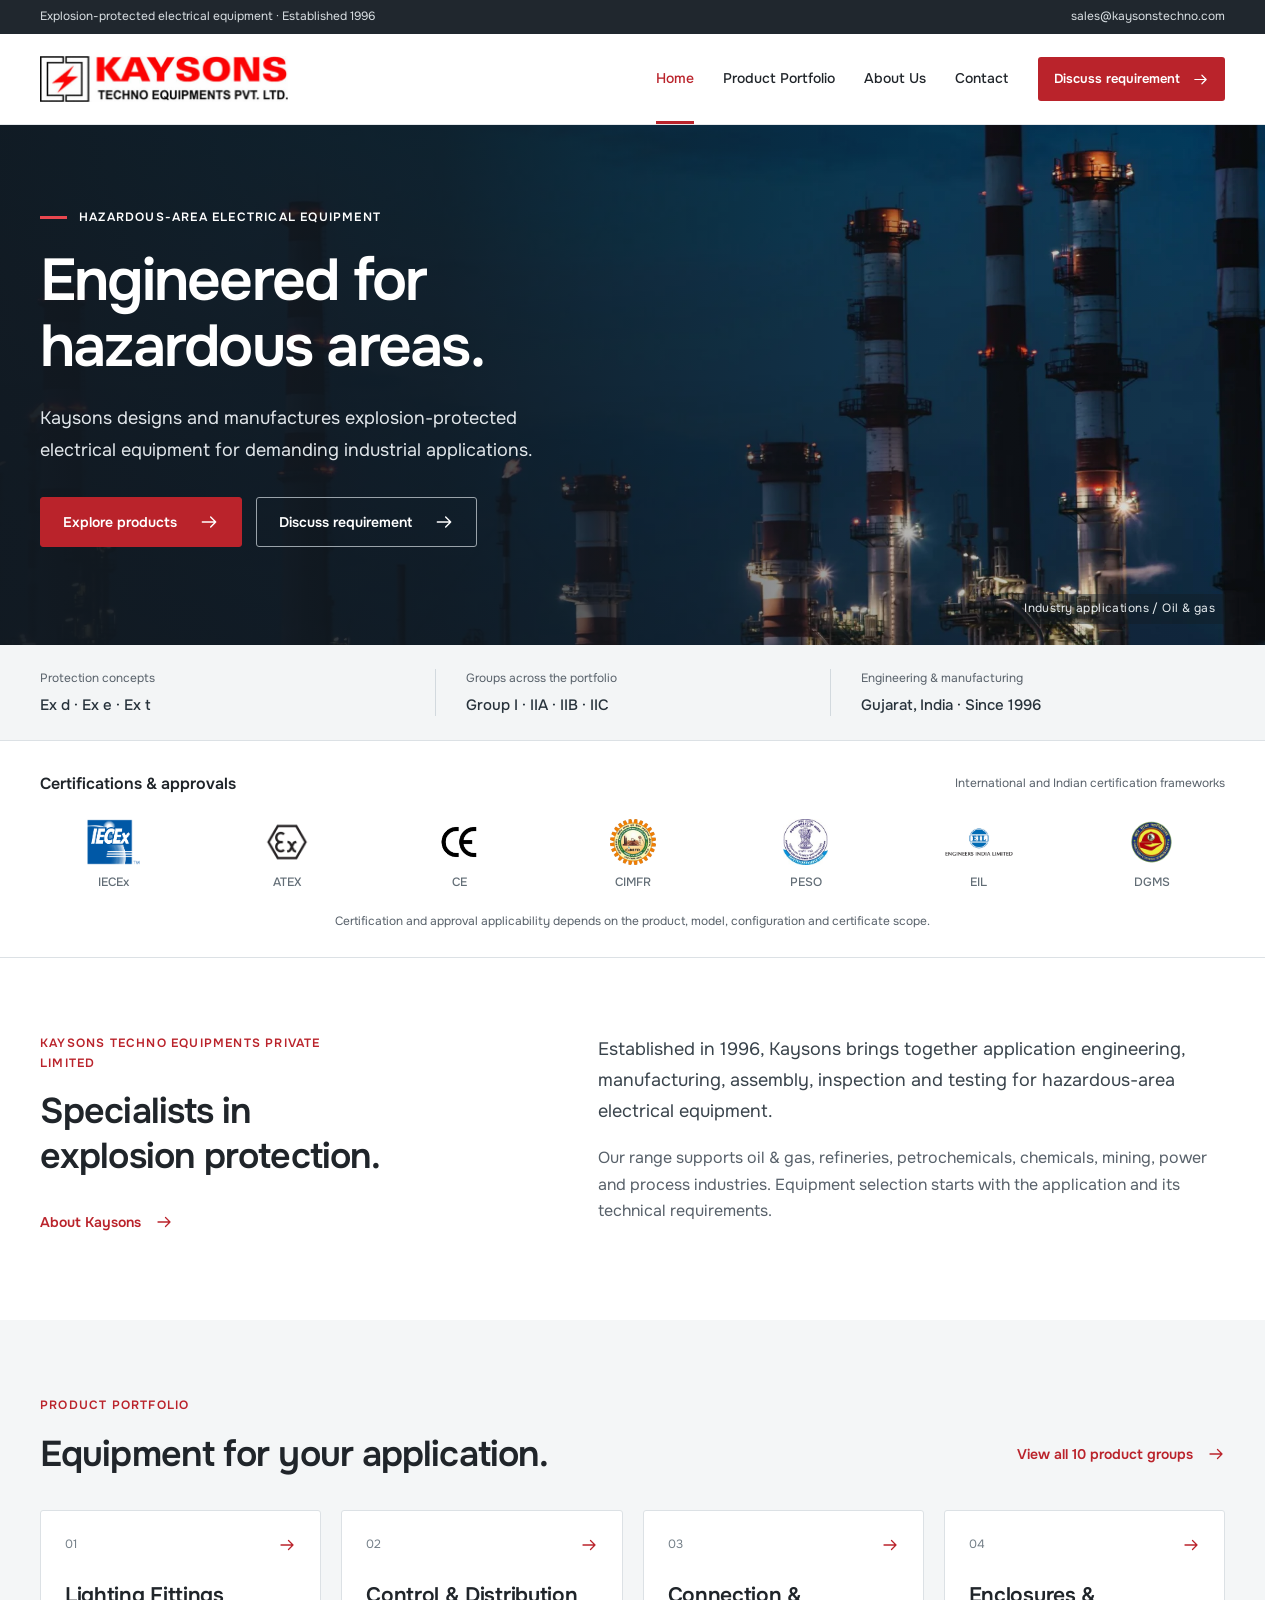
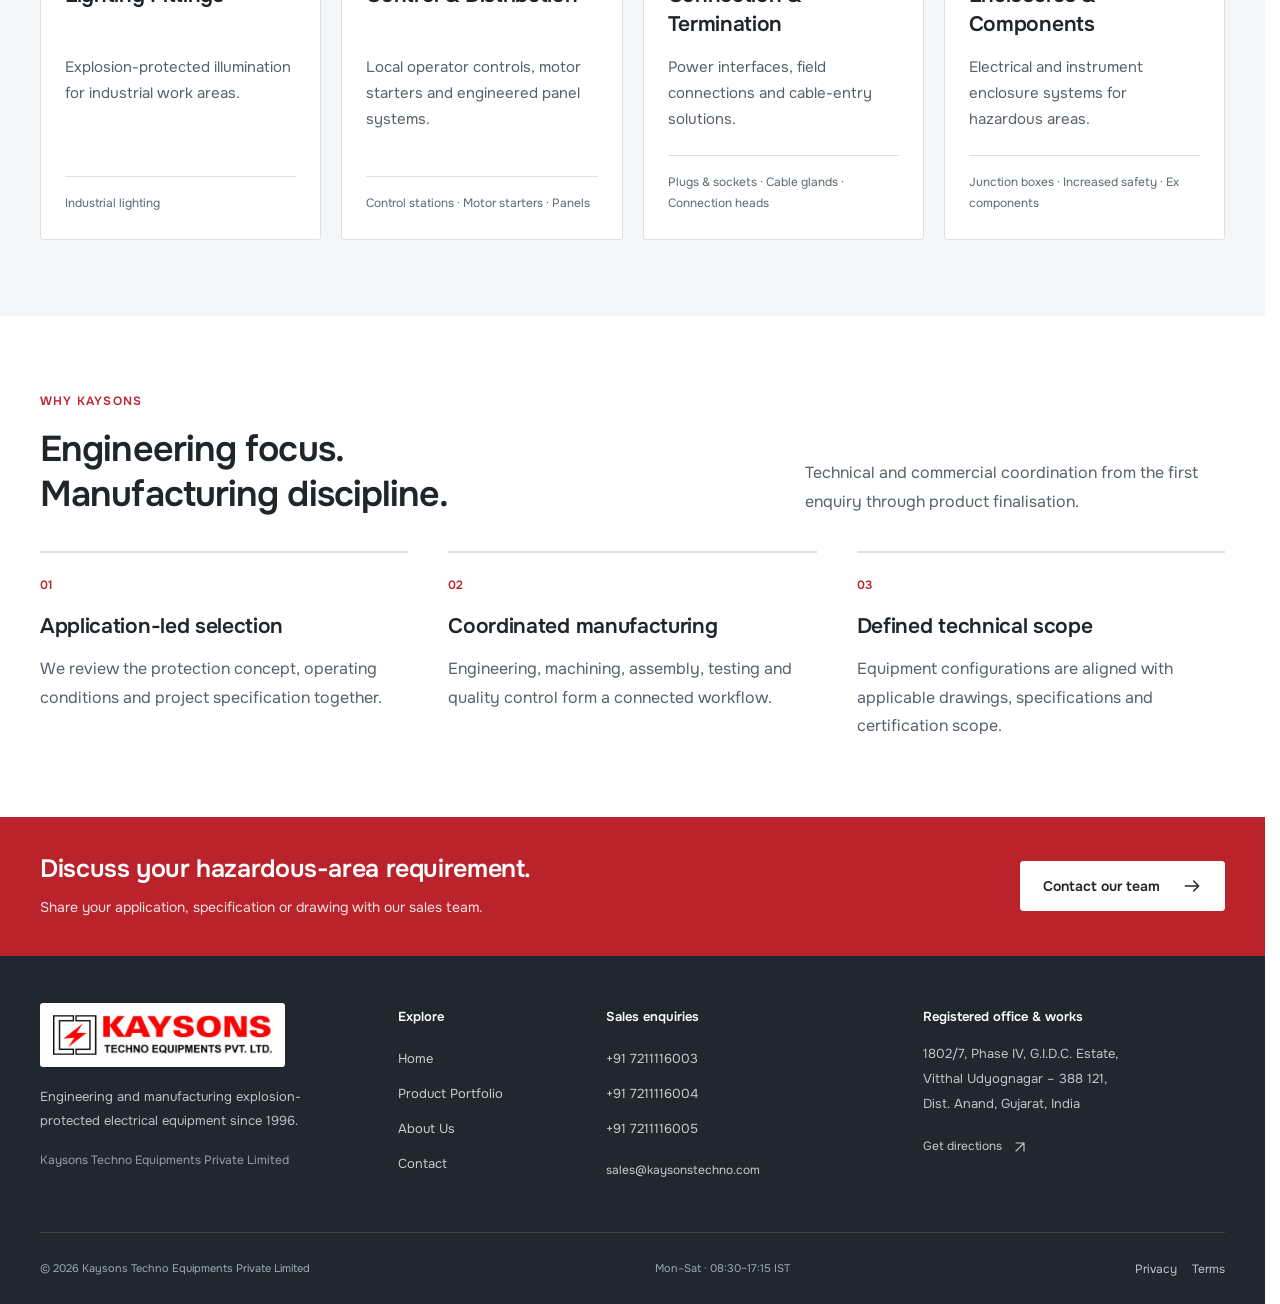
<file: index.html>
<!doctype html>
<html lang="en">
  <head>
    <meta charset="utf-8" />
    <meta name="viewport" content="width=device-width, initial-scale=1" />
    <title>
      Explosion-Proof Electrical Equipment Manufacturer in India | Kaysons
    </title>
    <meta
      name="description"
      content="Kaysons Techno Equipments manufactures explosion-protected Ex d, Ex e and Ex t electrical equipment for hazardous industrial areas. Established in Gujarat in 1996."
    />
    <meta name="theme-color" content="#ffffff" />
    <link rel="canonical" href="https://www.kaysonstechno.com/" />
    <link rel="icon" href="kaysons-mark.png" type="image/png" />
    <link rel="apple-touch-icon" href="kaysons-mark.png" />
    <meta property="og:type" content="website" />
    <meta
      property="og:title"
      content="Explosion-Proof Electrical Equipment Manufacturer in India | Kaysons"
    />
    <meta
      property="og:description"
      content="Kaysons Techno Equipments manufactures explosion-protected Ex d, Ex e and Ex t electrical equipment for hazardous industrial areas. Established in Gujarat in 1996."
    />
    <meta property="og:url" content="https://www.kaysonstechno.com/" />
    <meta
      property="og:image"
      content="https://www.kaysonstechno.com/kaysons-logo.jpg"
    />
    <meta name="twitter:card" content="summary" />
    <link
      rel="preload"
      href="assets/fonts/onest-latin-variable.woff2"
      as="font"
      type="font/woff2"
      crossorigin
    />
    <link rel="stylesheet" href="kaysons.css?v=20260906-2" />
    <script type="application/ld+json">
      {
        "@context": "https://schema.org",
        "@type": "Organization",
        "@id": "https://www.kaysonstechno.com/#organization",
        "name": "Kaysons Techno Equipments Private Limited",
        "url": "https://www.kaysonstechno.com/",
        "logo": "https://www.kaysonstechno.com/kaysons-logo.jpg",
        "foundingDate": "1996-02-13",
        "email": "sales@kaysonstechno.com",
        "telephone": "+91-2692-235303",
        "address": {
          "@type": "PostalAddress",
          "streetAddress": "1802/7, Phase IV, G.I.D.C. Estate",
          "addressLocality": "Vitthal Udyognagar",
          "addressRegion": "Gujarat",
          "postalCode": "388121",
          "addressCountry": "IN"
        },
        "hasMap": "https://maps.app.goo.gl/dc6hkpB1cHCBP7jx9?g_st=ic",
        "contactPoint": [
          {
            "@type": "ContactPoint",
            "contactType": "sales",
            "telephone": "+91-7211116003"
          },
          {
            "@type": "ContactPoint",
            "contactType": "sales",
            "telephone": "+91-7211116004"
          },
          {
            "@type": "ContactPoint",
            "contactType": "sales",
            "telephone": "+91-7211116005"
          }
        ]
      }
    </script>
    <script src="site-config.js" defer></script>
    <script src="product-assets.js" defer></script>
    <script src="kaysons.js?v=20260906-2" defer></script>
  </head>
  <body class="page-index">
    <a class="skip-link" href="#main-content">Skip to content</a>
    <div class="utility">
      <div class="container utility-inner">
        <span>Explosion-protected electrical equipment · Established 1996</span
        ><a href="mailto:sales@kaysonstechno.com">sales@kaysonstechno.com</a>
      </div>
    </div>
    <header class="site-header">
      <div class="container header-inner">
        <a
          class="brand"
          href="index.html"
          aria-label="Kaysons Techno Equipments Private Limited home"
          ><img
            src="kaysons-logo.jpg"
            width="500"
            height="93"
            alt="Kaysons Techno Equipments Private Limited"
        /></a>
        <nav class="primary-nav" id="primary-nav" aria-label="Main navigation">
          <a href="index.html" aria-current="page">Home</a
          ><a href="products.html">Product Portfolio</a
          ><a href="about.html">About Us</a><a href="contact.html">Contact</a>
        </nav>
        <a class="header-cta" href="contact.html"
          >Discuss requirement
          <svg
            class="icon"
            viewBox="0 0 24 24"
            fill="none"
            stroke="currentColor"
            stroke-width="1.7"
            stroke-linecap="round"
            stroke-linejoin="round"
            aria-hidden="true"
          >
            <path d="M4 12h16m-6-6 6 6-6 6" /></svg></a
        ><button
          class="menu-toggle"
          type="button"
          aria-expanded="false"
          aria-controls="primary-nav"
        >
          Menu
          <svg
            class="icon"
            viewBox="0 0 24 24"
            fill="none"
            stroke="currentColor"
            stroke-width="1.7"
            stroke-linecap="round"
            stroke-linejoin="round"
            aria-hidden="true"
          >
            <path d="M4 6h16M4 12h16M4 18h16" />
          </svg>
        </button>
      </div>
    </header>
    <main id="main-content">
      <section class="home-hero">
        <img
          class="hero-image"
          src="assets/industry-refinery.webp"
          width="1800"
          height="1200"
          alt="An illuminated oil refinery, an example of an industrial application environment"
          fetchpriority="high"
        />
        <div class="container hero-inner">
          <div class="hero-copy">
            <p class="eyebrow">Hazardous-area electrical equipment</p>
            <h1>Engineered for<br />hazardous areas.</h1>
            <p>
              Kaysons designs and manufactures explosion-protected electrical
              equipment for demanding industrial applications.
            </p>
            <div class="hero-actions">
              <a class="button button-red" href="products.html"
                >Explore products<svg
                  class="icon"
                  viewBox="0 0 24 24"
                  fill="none"
                  stroke="currentColor"
                  stroke-width="1.7"
                  stroke-linecap="round"
                  stroke-linejoin="round"
                  aria-hidden="true"
                >
                  <path d="M4 12h16m-6-6 6 6-6 6" /></svg></a
              ><a class="button button-ghost" href="contact.html"
                >Discuss requirement<svg
                  class="icon"
                  viewBox="0 0 24 24"
                  fill="none"
                  stroke="currentColor"
                  stroke-width="1.7"
                  stroke-linecap="round"
                  stroke-linejoin="round"
                  aria-hidden="true"
                >
                  <path d="M4 12h16m-6-6 6 6-6 6" /></svg
              ></a>
            </div>
          </div>
          <span class="hero-caption">Industry applications / Oil & gas</span>
        </div>
      </section>
      <div class="protection-strip">
        <div class="container protection-inner">
          <div>
            <span>Protection concepts</span><strong>Ex d · Ex e · Ex t</strong>
          </div>
          <div>
            <span>Groups across the portfolio</span
            ><strong>Group I · IIA · IIB · IIC</strong>
          </div>
          <div>
            <span>Engineering & manufacturing</span
            ><strong>Gujarat, India · Since 1996</strong>
          </div>
        </div>
      </div>
      <section class="approvals">
        <div class="container">
          <div class="approvals-heading">
            <h2>Certifications & approvals</h2>
            <p>International and Indian certification frameworks</p>
          </div>
          <div class="approval-logos">
            <div>
              <img
                src="approval-iecex.png"
                width="120"
                height="58"
                loading="lazy"
                alt="IECEx"
              /><span>IECEx</span>
            </div>
            <div>
              <img
                src="approval-atex.webp"
                width="120"
                height="58"
                loading="lazy"
                alt="ATEX"
              /><span>ATEX</span>
            </div>
            <div>
              <img
                src="approval-ce.webp"
                width="120"
                height="58"
                loading="lazy"
                alt="CE"
              /><span>CE</span>
            </div>
            <div>
              <img
                src="approval-cimfr.png"
                width="120"
                height="58"
                loading="lazy"
                alt="CIMFR"
              /><span>CIMFR</span>
            </div>
            <div>
              <img
                src="approval-peso.jpg"
                width="120"
                height="58"
                loading="lazy"
                alt="PESO"
              /><span>PESO</span>
            </div>
            <div>
              <img
                src="approval-eil.png"
                width="120"
                height="58"
                loading="lazy"
                alt="EIL"
              /><span>EIL</span>
            </div>
            <div>
              <img
                src="approval-dgms.png"
                width="120"
                height="58"
                loading="lazy"
                alt="DGMS"
              /><span>DGMS</span>
            </div>
          </div>
          <p class="approval-scope">
            Certification and approval applicability depends on the product,
            model, configuration and certificate scope.
          </p>
        </div>
      </section>
      <section class="section container company-intro">
        <div>
          <p class="eyebrow">Kaysons Techno Equipments Private Limited</p>
          <h2>Specialists in<br />explosion protection.</h2>
          <a class="text-link" href="about.html"
            >About Kaysons
            <svg
              class="icon"
              viewBox="0 0 24 24"
              fill="none"
              stroke="currentColor"
              stroke-width="1.7"
              stroke-linecap="round"
              stroke-linejoin="round"
              aria-hidden="true"
            >
              <path d="M4 12h16m-6-6 6 6-6 6" /></svg
          ></a>
        </div>
        <div>
          <p class="lead">
            Established in 1996, Kaysons brings together application
            engineering, manufacturing, assembly, inspection and testing for
            hazardous-area electrical equipment.
          </p>
          <p>
            Our range supports oil & gas, refineries, petrochemicals, chemicals,
            mining, power and process industries. Equipment selection starts
            with the application and its technical requirements.
          </p>
        </div>
      </section>
      <section class="section section-grey">
        <div class="container">
          <div class="section-heading">
            <div>
              <p class="eyebrow">Product portfolio</p>
              <h2>Equipment for your application.</h2>
            </div>
            <a class="text-link" href="products.html"
              >View all 10 product groups
              <svg
                class="icon"
                viewBox="0 0 24 24"
                fill="none"
                stroke="currentColor"
                stroke-width="1.7"
                stroke-linecap="round"
                stroke-linejoin="round"
                aria-hidden="true"
              >
                <path d="M4 12h16m-6-6 6 6-6 6" /></svg
            ></a>
          </div>
          <div class="home-product-grid">
            <a class="home-product" href="products.html#lighting-fittings"
              ><div class="home-product-top">
                <span>01</span
                ><svg
                  class="icon"
                  viewBox="0 0 24 24"
                  fill="none"
                  stroke="currentColor"
                  stroke-width="1.7"
                  stroke-linecap="round"
                  stroke-linejoin="round"
                  aria-hidden="true"
                >
                  <path d="M4 12h16m-6-6 6 6-6 6" />
                </svg>
              </div>
              <h3>Lighting Fittings</h3>
              <p>Explosion-protected illumination for industrial work areas.</p>
              <div class="home-product-scope">Industrial lighting</div></a
            ><a
              class="home-product"
              href="products.html#control-station-motor-starter"
              ><div class="home-product-top">
                <span>02</span
                ><svg
                  class="icon"
                  viewBox="0 0 24 24"
                  fill="none"
                  stroke="currentColor"
                  stroke-width="1.7"
                  stroke-linecap="round"
                  stroke-linejoin="round"
                  aria-hidden="true"
                >
                  <path d="M4 12h16m-6-6 6 6-6 6" />
                </svg>
              </div>
              <h3>Control & Distribution</h3>
              <p>
                Local operator controls, motor starters and engineered panel
                systems.
              </p>
              <div class="home-product-scope">
                Control stations · Motor starters · Panels
              </div></a
            ><a class="home-product" href="products.html#cable-glands"
              ><div class="home-product-top">
                <span>03</span
                ><svg
                  class="icon"
                  viewBox="0 0 24 24"
                  fill="none"
                  stroke="currentColor"
                  stroke-width="1.7"
                  stroke-linecap="round"
                  stroke-linejoin="round"
                  aria-hidden="true"
                >
                  <path d="M4 12h16m-6-6 6 6-6 6" />
                </svg>
              </div>
              <h3>Connection & Termination</h3>
              <p>
                Power interfaces, field connections and cable-entry solutions.
              </p>
              <div class="home-product-scope">
                Plugs & sockets · Cable glands · Connection heads
              </div></a
            ><a
              class="home-product"
              href="products.html#junction-instrument-enclosures"
              ><div class="home-product-top">
                <span>04</span
                ><svg
                  class="icon"
                  viewBox="0 0 24 24"
                  fill="none"
                  stroke="currentColor"
                  stroke-width="1.7"
                  stroke-linecap="round"
                  stroke-linejoin="round"
                  aria-hidden="true"
                >
                  <path d="M4 12h16m-6-6 6 6-6 6" />
                </svg>
              </div>
              <h3>Enclosures & Components</h3>
              <p>
                Electrical and instrument enclosure systems for hazardous areas.
              </p>
              <div class="home-product-scope">
                Junction boxes · Increased safety · Ex components
              </div></a
            >
          </div>
        </div>
      </section>
      <section class="section container why-section">
        <div class="section-heading">
          <div>
            <p class="eyebrow">Why Kaysons</p>
            <h2>Engineering focus.<br />Manufacturing discipline.</h2>
          </div>
          <p>
            Technical and commercial coordination from the first enquiry through
            product finalisation.
          </p>
        </div>
        <div class="why-grid">
          <article>
            <span class="small-index">01</span>
            <h3>Application-led selection</h3>
            <p>
              We review the protection concept, operating conditions and project
              specification together.
            </p>
          </article>
          <article>
            <span class="small-index">02</span>
            <h3>Coordinated manufacturing</h3>
            <p>
              Engineering, machining, assembly, testing and quality control form
              a connected workflow.
            </p>
          </article>
          <article>
            <span class="small-index">03</span>
            <h3>Defined technical scope</h3>
            <p>
              Equipment configurations are aligned with applicable drawings,
              specifications and certification scope.
            </p>
          </article>
        </div>
      </section>
    </main>
    <section class="footer-cta">
      <div class="container cta-inner">
        <div>
          <h2>Discuss your hazardous-area requirement.</h2>
          <p>
            Share your application, specification or drawing with our sales
            team.
          </p>
        </div>
        <a class="button button-white" href="contact.html"
          >Contact our team<svg
            class="icon"
            viewBox="0 0 24 24"
            fill="none"
            stroke="currentColor"
            stroke-width="1.7"
            stroke-linecap="round"
            stroke-linejoin="round"
            aria-hidden="true"
          >
            <path d="M4 12h16m-6-6 6 6-6 6" /></svg
        ></a>
      </div>
    </section>
    <footer class="site-footer">
      <div class="container footer-grid">
        <div class="footer-company">
          <a class="footer-brand" href="index.html" aria-label="Kaysons home"
            ><img
              src="kaysons-logo.jpg"
              width="500"
              height="93"
              alt="Kaysons Techno Equipments Private Limited"
              loading="lazy"
          /></a>
          <p>
            Engineering and manufacturing explosion-protected electrical
            equipment since 1996.
          </p>
          <p class="footer-company-name">
            Kaysons Techno Equipments Private Limited
          </p>
        </div>
        <div class="footer-column">
          <h2>Explore</h2>
          <a href="index.html">Home</a
          ><a href="products.html">Product Portfolio</a
          ><a href="about.html">About Us</a><a href="contact.html">Contact</a>
        </div>
        <div class="footer-column">
          <h2>Sales enquiries</h2>
          <a href="tel:+917211116003">+91 7211116003</a
          ><a href="tel:+917211116004">+91 7211116004</a
          ><a href="tel:+917211116005">+91 7211116005</a
          ><a class="footer-email" href="mailto:sales@kaysonstechno.com"
            >sales@kaysonstechno.com</a
          >
        </div>
        <div class="footer-column">
          <h2>Registered office & works</h2>
          <address>
            1802/7, Phase IV, G.I.D.C. Estate,<br />Vitthal Udyognagar – 388
            121,<br />Dist. Anand, Gujarat, India
          </address>
          <a
            class="directions"
            href="https://maps.app.goo.gl/dc6hkpB1cHCBP7jx9?g_st=ic"
            target="_blank"
            rel="noopener noreferrer"
            >Get directions
            <svg
              class="icon"
              viewBox="0 0 24 24"
              fill="none"
              stroke="currentColor"
              stroke-width="1.7"
              stroke-linecap="round"
              stroke-linejoin="round"
              aria-hidden="true"
            >
              <path d="M6 18 18 6M6 6h12v12" /></svg
          ></a>
        </div>
      </div>
      <div class="container footer-bottom">
        <span>© 2026 Kaysons Techno Equipments Private Limited</span
        ><span>Mon–Sat · 08:30–17:15 IST</span>
        <div>
          <a href="legal.html#privacy">Privacy</a
          ><a href="legal.html#terms">Terms</a
          ><button type="button" data-manage-consent hidden>
            Cookie settings
          </button>
        </div>
      </div>
    </footer>
    <button class="back-top" type="button" aria-label="Back to top" hidden>
      <svg
        class="icon"
        viewBox="0 0 24 24"
        fill="none"
        stroke="currentColor"
        stroke-width="1.7"
        stroke-linecap="round"
        stroke-linejoin="round"
        aria-hidden="true"
      >
        <path d="M4 12h16m-6-6 6 6-6 6" />
      </svg>
    </button>
  </body>
</html>
</file>
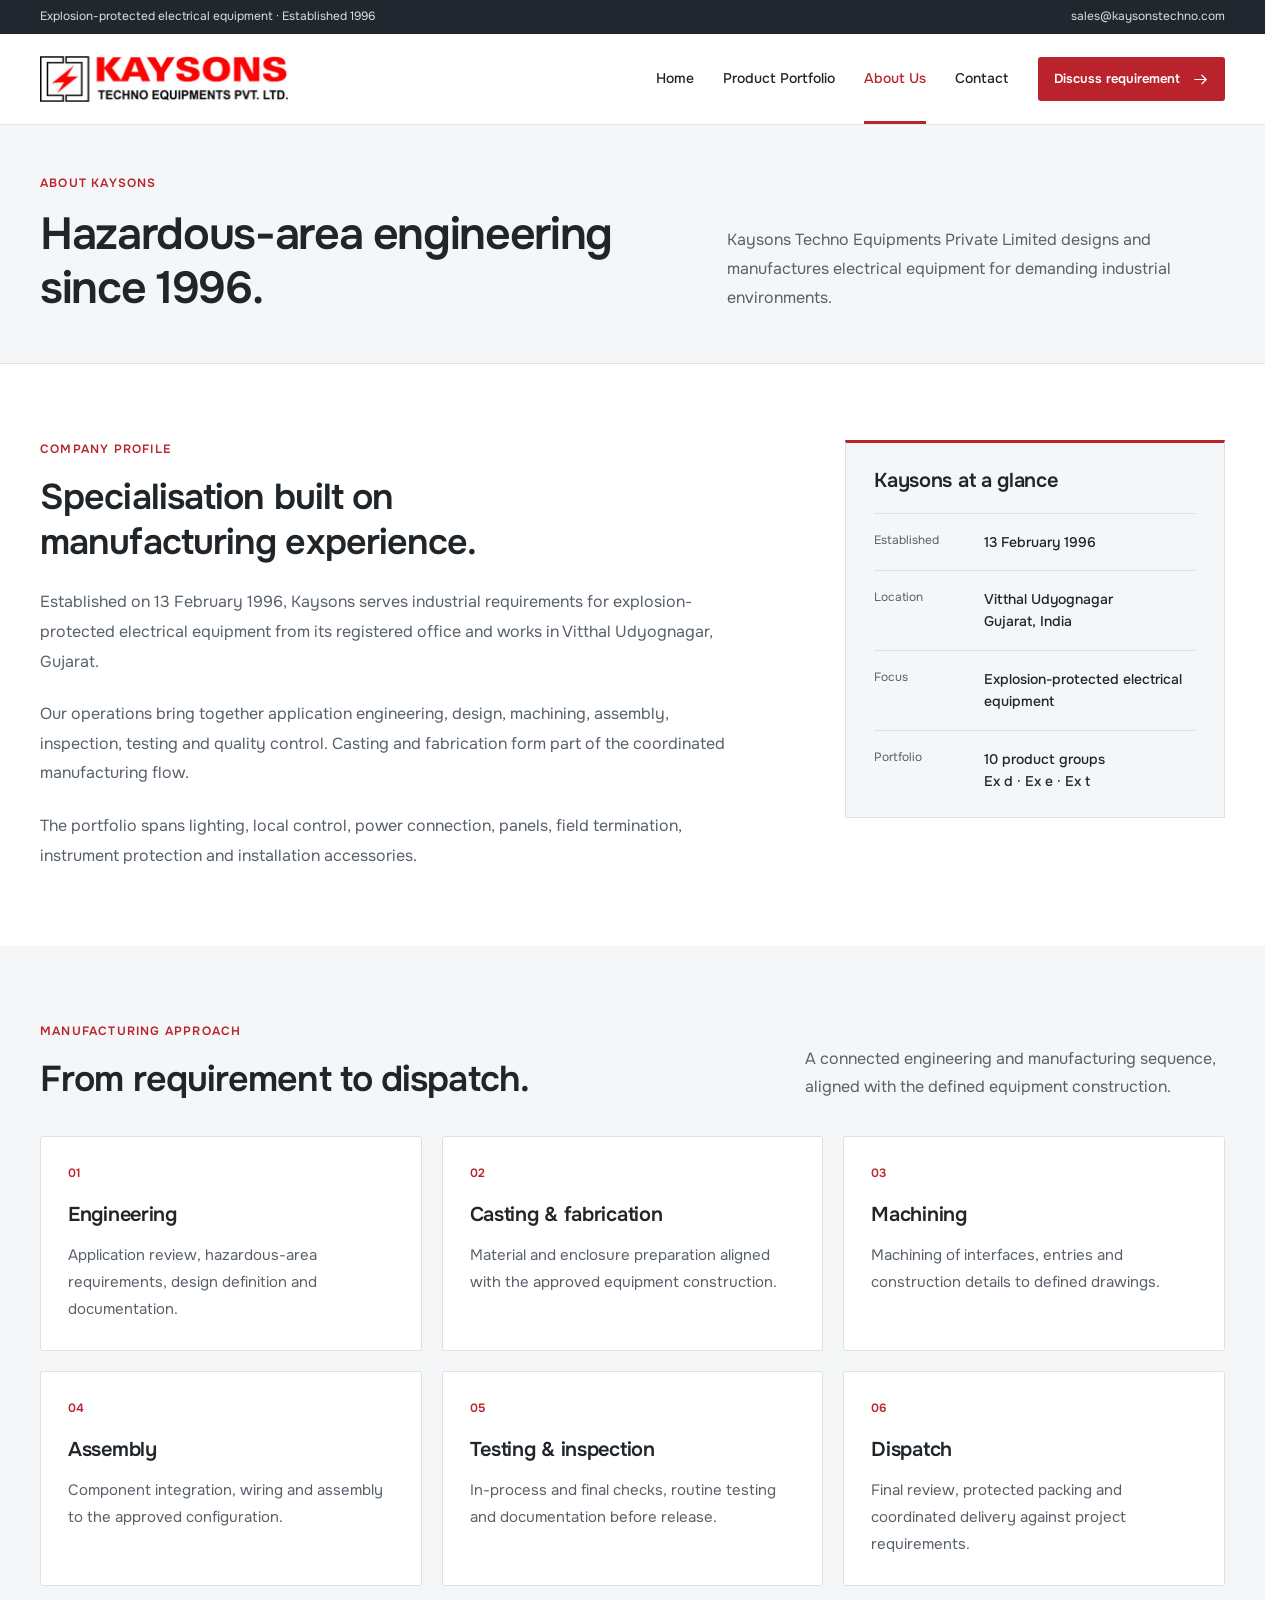
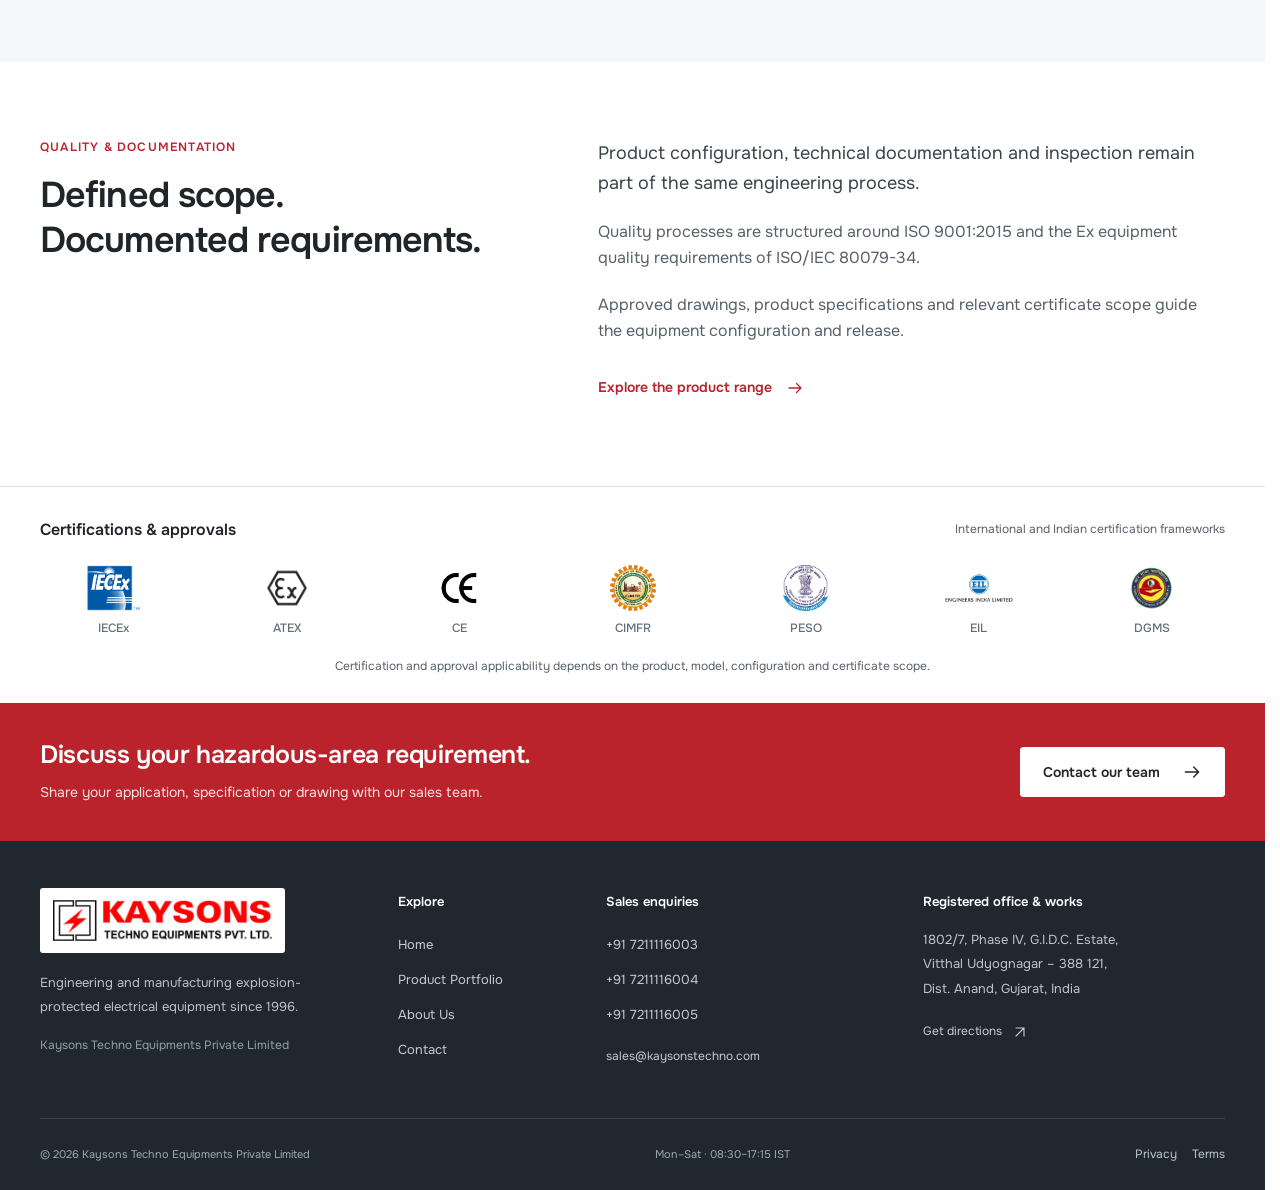
<file: about.html>
<!doctype html>
<html lang="en">
  <head>
    <meta charset="utf-8" />
    <meta name="viewport" content="width=device-width, initial-scale=1" />
    <title>
      Explosion-Proof Equipment Manufacturer in India | About Kaysons
    </title>
    <meta
      name="description"
      content="Established in 1996, Kaysons Techno Equipments engineers and manufactures explosion-protected electrical equipment in Vitthal Udyognagar, Gujarat, India."
    />
    <meta name="theme-color" content="#ffffff" />
    <link rel="canonical" href="https://www.kaysonstechno.com/about.html" />
    <link rel="icon" href="kaysons-mark.png" type="image/png" />
    <link rel="apple-touch-icon" href="kaysons-mark.png" />
    <meta property="og:type" content="website" />
    <meta
      property="og:title"
      content="Explosion-Proof Equipment Manufacturer in India | About Kaysons"
    />
    <meta
      property="og:description"
      content="Established in 1996, Kaysons Techno Equipments engineers and manufactures explosion-protected electrical equipment in Vitthal Udyognagar, Gujarat, India."
    />
    <meta
      property="og:url"
      content="https://www.kaysonstechno.com/about.html"
    />
    <meta
      property="og:image"
      content="https://www.kaysonstechno.com/kaysons-logo.jpg"
    />
    <meta name="twitter:card" content="summary" />
    <link
      rel="preload"
      href="assets/fonts/onest-latin-variable.woff2"
      as="font"
      type="font/woff2"
      crossorigin
    />
    <link rel="stylesheet" href="kaysons.css?v=20260906-2" />
    <script type="application/ld+json">
      {
        "@context": "https://schema.org",
        "@type": "Organization",
        "@id": "https://www.kaysonstechno.com/#organization",
        "name": "Kaysons Techno Equipments Private Limited",
        "url": "https://www.kaysonstechno.com/",
        "logo": "https://www.kaysonstechno.com/kaysons-logo.jpg",
        "foundingDate": "1996-02-13",
        "email": "sales@kaysonstechno.com",
        "telephone": "+91-2692-235303",
        "address": {
          "@type": "PostalAddress",
          "streetAddress": "1802/7, Phase IV, G.I.D.C. Estate",
          "addressLocality": "Vitthal Udyognagar",
          "addressRegion": "Gujarat",
          "postalCode": "388121",
          "addressCountry": "IN"
        },
        "hasMap": "https://maps.app.goo.gl/dc6hkpB1cHCBP7jx9?g_st=ic",
        "contactPoint": [
          {
            "@type": "ContactPoint",
            "contactType": "sales",
            "telephone": "+91-7211116003"
          },
          {
            "@type": "ContactPoint",
            "contactType": "sales",
            "telephone": "+91-7211116004"
          },
          {
            "@type": "ContactPoint",
            "contactType": "sales",
            "telephone": "+91-7211116005"
          }
        ]
      }
    </script>
    <script type="application/ld+json">
      {
        "@context": "https://schema.org",
        "@type": "AboutPage",
        "name": "About Kaysons Techno Equipments Private Limited",
        "url": "https://www.kaysonstechno.com/about.html",
        "about": { "@id": "https://www.kaysonstechno.com/#organization" }
      }
    </script>
    <script src="site-config.js" defer></script>
    <script src="product-assets.js" defer></script>
    <script src="kaysons.js?v=20260906-2" defer></script>
  </head>
  <body class="page-about">
    <a class="skip-link" href="#main-content">Skip to content</a>
    <div class="utility">
      <div class="container utility-inner">
        <span>Explosion-protected electrical equipment · Established 1996</span
        ><a href="mailto:sales@kaysonstechno.com">sales@kaysonstechno.com</a>
      </div>
    </div>
    <header class="site-header">
      <div class="container header-inner">
        <a
          class="brand"
          href="index.html"
          aria-label="Kaysons Techno Equipments Private Limited home"
          ><img
            src="kaysons-logo.jpg"
            width="500"
            height="93"
            alt="Kaysons Techno Equipments Private Limited"
        /></a>
        <nav class="primary-nav" id="primary-nav" aria-label="Main navigation">
          <a href="index.html">Home</a
          ><a href="products.html">Product Portfolio</a
          ><a href="about.html" aria-current="page">About Us</a
          ><a href="contact.html">Contact</a>
        </nav>
        <a class="header-cta" href="contact.html"
          >Discuss requirement
          <svg
            class="icon"
            viewBox="0 0 24 24"
            fill="none"
            stroke="currentColor"
            stroke-width="1.7"
            stroke-linecap="round"
            stroke-linejoin="round"
            aria-hidden="true"
          >
            <path d="M4 12h16m-6-6 6 6-6 6" /></svg></a
        ><button
          class="menu-toggle"
          type="button"
          aria-expanded="false"
          aria-controls="primary-nav"
        >
          Menu
          <svg
            class="icon"
            viewBox="0 0 24 24"
            fill="none"
            stroke="currentColor"
            stroke-width="1.7"
            stroke-linecap="round"
            stroke-linejoin="round"
            aria-hidden="true"
          >
            <path d="M4 6h16M4 12h16M4 18h16" />
          </svg>
        </button>
      </div>
    </header>
    <main id="main-content">
      <section class="page-intro">
        <div class="container page-intro-inner">
          <div>
            <p class="eyebrow">About Kaysons</p>
            <h1>Hazardous-area engineering since 1996.</h1>
          </div>
          <p>
            Kaysons Techno Equipments Private Limited designs and manufactures
            electrical equipment for demanding industrial environments.
          </p>
        </div>
      </section>
      <section class="section container about-profile">
        <div>
          <p class="eyebrow">Company profile</p>
          <h2>Specialisation built on<br />manufacturing experience.</h2>
          <p>
            Established on 13 February 1996, Kaysons serves industrial
            requirements for explosion-protected electrical equipment from its
            registered office and works in Vitthal Udyognagar, Gujarat.
          </p>
          <p>
            Our operations bring together application engineering, design,
            machining, assembly, inspection, testing and quality control.
            Casting and fabrication form part of the coordinated manufacturing
            flow.
          </p>
          <p>
            The portfolio spans lighting, local control, power connection,
            panels, field termination, instrument protection and installation
            accessories.
          </p>
        </div>
        <aside class="company-facts">
          <h2>Kaysons at a glance</h2>
          <dl>
            <div>
              <dt>Established</dt>
              <dd>13 February 1996</dd>
            </div>
            <div>
              <dt>Location</dt>
              <dd>Vitthal Udyognagar<br />Gujarat, India</dd>
            </div>
            <div>
              <dt>Focus</dt>
              <dd>Explosion-protected electrical equipment</dd>
            </div>
            <div>
              <dt>Portfolio</dt>
              <dd>10 product groups<br />Ex d · Ex e · Ex t</dd>
            </div>
          </dl>
        </aside>
      </section>
      <section class="section section-grey" id="process">
        <div class="container">
          <div class="section-heading">
            <div>
              <p class="eyebrow">Manufacturing approach</p>
              <h2>From requirement to dispatch.</h2>
            </div>
            <p>
              A connected engineering and manufacturing sequence, aligned with
              the defined equipment construction.
            </p>
          </div>
          <div class="process-grid">
            <article>
              <span class="small-index">01</span>
              <h3>Engineering</h3>
              <p>
                Application review, hazardous-area requirements, design
                definition and documentation.
              </p>
            </article>
            <article>
              <span class="small-index">02</span>
              <h3>Casting & fabrication</h3>
              <p>
                Material and enclosure preparation aligned with the approved
                equipment construction.
              </p>
            </article>
            <article>
              <span class="small-index">03</span>
              <h3>Machining</h3>
              <p>
                Machining of interfaces, entries and construction details to
                defined drawings.
              </p>
            </article>
            <article>
              <span class="small-index">04</span>
              <h3>Assembly</h3>
              <p>
                Component integration, wiring and assembly to the approved
                configuration.
              </p>
            </article>
            <article>
              <span class="small-index">05</span>
              <h3>Testing & inspection</h3>
              <p>
                In-process and final checks, routine testing and documentation
                before release.
              </p>
            </article>
            <article>
              <span class="small-index">06</span>
              <h3>Dispatch</h3>
              <p>
                Final review, protected packing and coordinated delivery against
                project requirements.
              </p>
            </article>
          </div>
        </div>
      </section>
      <section class="section container quality-section">
        <div>
          <p class="eyebrow">Quality & documentation</p>
          <h2>Defined scope.<br />Documented requirements.</h2>
        </div>
        <div>
          <p class="lead">
            Product configuration, technical documentation and inspection remain
            part of the same engineering process.
          </p>
          <p>
            Quality processes are structured around ISO 9001:2015 and the Ex
            equipment quality requirements of ISO/IEC 80079-34.
          </p>
          <p>
            Approved drawings, product specifications and relevant certificate
            scope guide the equipment configuration and release.
          </p>
          <a class="text-link" href="products.html"
            >Explore the product range
            <svg
              class="icon"
              viewBox="0 0 24 24"
              fill="none"
              stroke="currentColor"
              stroke-width="1.7"
              stroke-linecap="round"
              stroke-linejoin="round"
              aria-hidden="true"
            >
              <path d="M4 12h16m-6-6 6 6-6 6" /></svg
          ></a>
        </div>
      </section>
      <section class="approvals">
        <div class="container">
          <div class="approvals-heading">
            <h2>Certifications & approvals</h2>
            <p>International and Indian certification frameworks</p>
          </div>
          <div class="approval-logos">
            <div>
              <img
                src="approval-iecex.png"
                width="120"
                height="58"
                loading="lazy"
                alt="IECEx"
              /><span>IECEx</span>
            </div>
            <div>
              <img
                src="approval-atex.webp"
                width="120"
                height="58"
                loading="lazy"
                alt="ATEX"
              /><span>ATEX</span>
            </div>
            <div>
              <img
                src="approval-ce.webp"
                width="120"
                height="58"
                loading="lazy"
                alt="CE"
              /><span>CE</span>
            </div>
            <div>
              <img
                src="approval-cimfr.png"
                width="120"
                height="58"
                loading="lazy"
                alt="CIMFR"
              /><span>CIMFR</span>
            </div>
            <div>
              <img
                src="approval-peso.jpg"
                width="120"
                height="58"
                loading="lazy"
                alt="PESO"
              /><span>PESO</span>
            </div>
            <div>
              <img
                src="approval-eil.png"
                width="120"
                height="58"
                loading="lazy"
                alt="EIL"
              /><span>EIL</span>
            </div>
            <div>
              <img
                src="approval-dgms.png"
                width="120"
                height="58"
                loading="lazy"
                alt="DGMS"
              /><span>DGMS</span>
            </div>
          </div>
          <p class="approval-scope">
            Certification and approval applicability depends on the product,
            model, configuration and certificate scope.
          </p>
        </div>
      </section>
    </main>
    <section class="footer-cta">
      <div class="container cta-inner">
        <div>
          <h2>Discuss your hazardous-area requirement.</h2>
          <p>
            Share your application, specification or drawing with our sales
            team.
          </p>
        </div>
        <a class="button button-white" href="contact.html"
          >Contact our team<svg
            class="icon"
            viewBox="0 0 24 24"
            fill="none"
            stroke="currentColor"
            stroke-width="1.7"
            stroke-linecap="round"
            stroke-linejoin="round"
            aria-hidden="true"
          >
            <path d="M4 12h16m-6-6 6 6-6 6" /></svg
        ></a>
      </div>
    </section>
    <footer class="site-footer">
      <div class="container footer-grid">
        <div class="footer-company">
          <a class="footer-brand" href="index.html" aria-label="Kaysons home"
            ><img
              src="kaysons-logo.jpg"
              width="500"
              height="93"
              alt="Kaysons Techno Equipments Private Limited"
              loading="lazy"
          /></a>
          <p>
            Engineering and manufacturing explosion-protected electrical
            equipment since 1996.
          </p>
          <p class="footer-company-name">
            Kaysons Techno Equipments Private Limited
          </p>
        </div>
        <div class="footer-column">
          <h2>Explore</h2>
          <a href="index.html">Home</a
          ><a href="products.html">Product Portfolio</a
          ><a href="about.html">About Us</a><a href="contact.html">Contact</a>
        </div>
        <div class="footer-column">
          <h2>Sales enquiries</h2>
          <a href="tel:+917211116003">+91 7211116003</a
          ><a href="tel:+917211116004">+91 7211116004</a
          ><a href="tel:+917211116005">+91 7211116005</a
          ><a class="footer-email" href="mailto:sales@kaysonstechno.com"
            >sales@kaysonstechno.com</a
          >
        </div>
        <div class="footer-column">
          <h2>Registered office & works</h2>
          <address>
            1802/7, Phase IV, G.I.D.C. Estate,<br />Vitthal Udyognagar – 388
            121,<br />Dist. Anand, Gujarat, India
          </address>
          <a
            class="directions"
            href="https://maps.app.goo.gl/dc6hkpB1cHCBP7jx9?g_st=ic"
            target="_blank"
            rel="noopener noreferrer"
            >Get directions
            <svg
              class="icon"
              viewBox="0 0 24 24"
              fill="none"
              stroke="currentColor"
              stroke-width="1.7"
              stroke-linecap="round"
              stroke-linejoin="round"
              aria-hidden="true"
            >
              <path d="M6 18 18 6M6 6h12v12" /></svg
          ></a>
        </div>
      </div>
      <div class="container footer-bottom">
        <span>© 2026 Kaysons Techno Equipments Private Limited</span
        ><span>Mon–Sat · 08:30–17:15 IST</span>
        <div>
          <a href="legal.html#privacy">Privacy</a
          ><a href="legal.html#terms">Terms</a
          ><button type="button" data-manage-consent hidden>
            Cookie settings
          </button>
        </div>
      </div>
    </footer>
    <button class="back-top" type="button" aria-label="Back to top" hidden>
      <svg
        class="icon"
        viewBox="0 0 24 24"
        fill="none"
        stroke="currentColor"
        stroke-width="1.7"
        stroke-linecap="round"
        stroke-linejoin="round"
        aria-hidden="true"
      >
        <path d="M4 12h16m-6-6 6 6-6 6" />
      </svg>
    </button>
  </body>
</html>
</file>
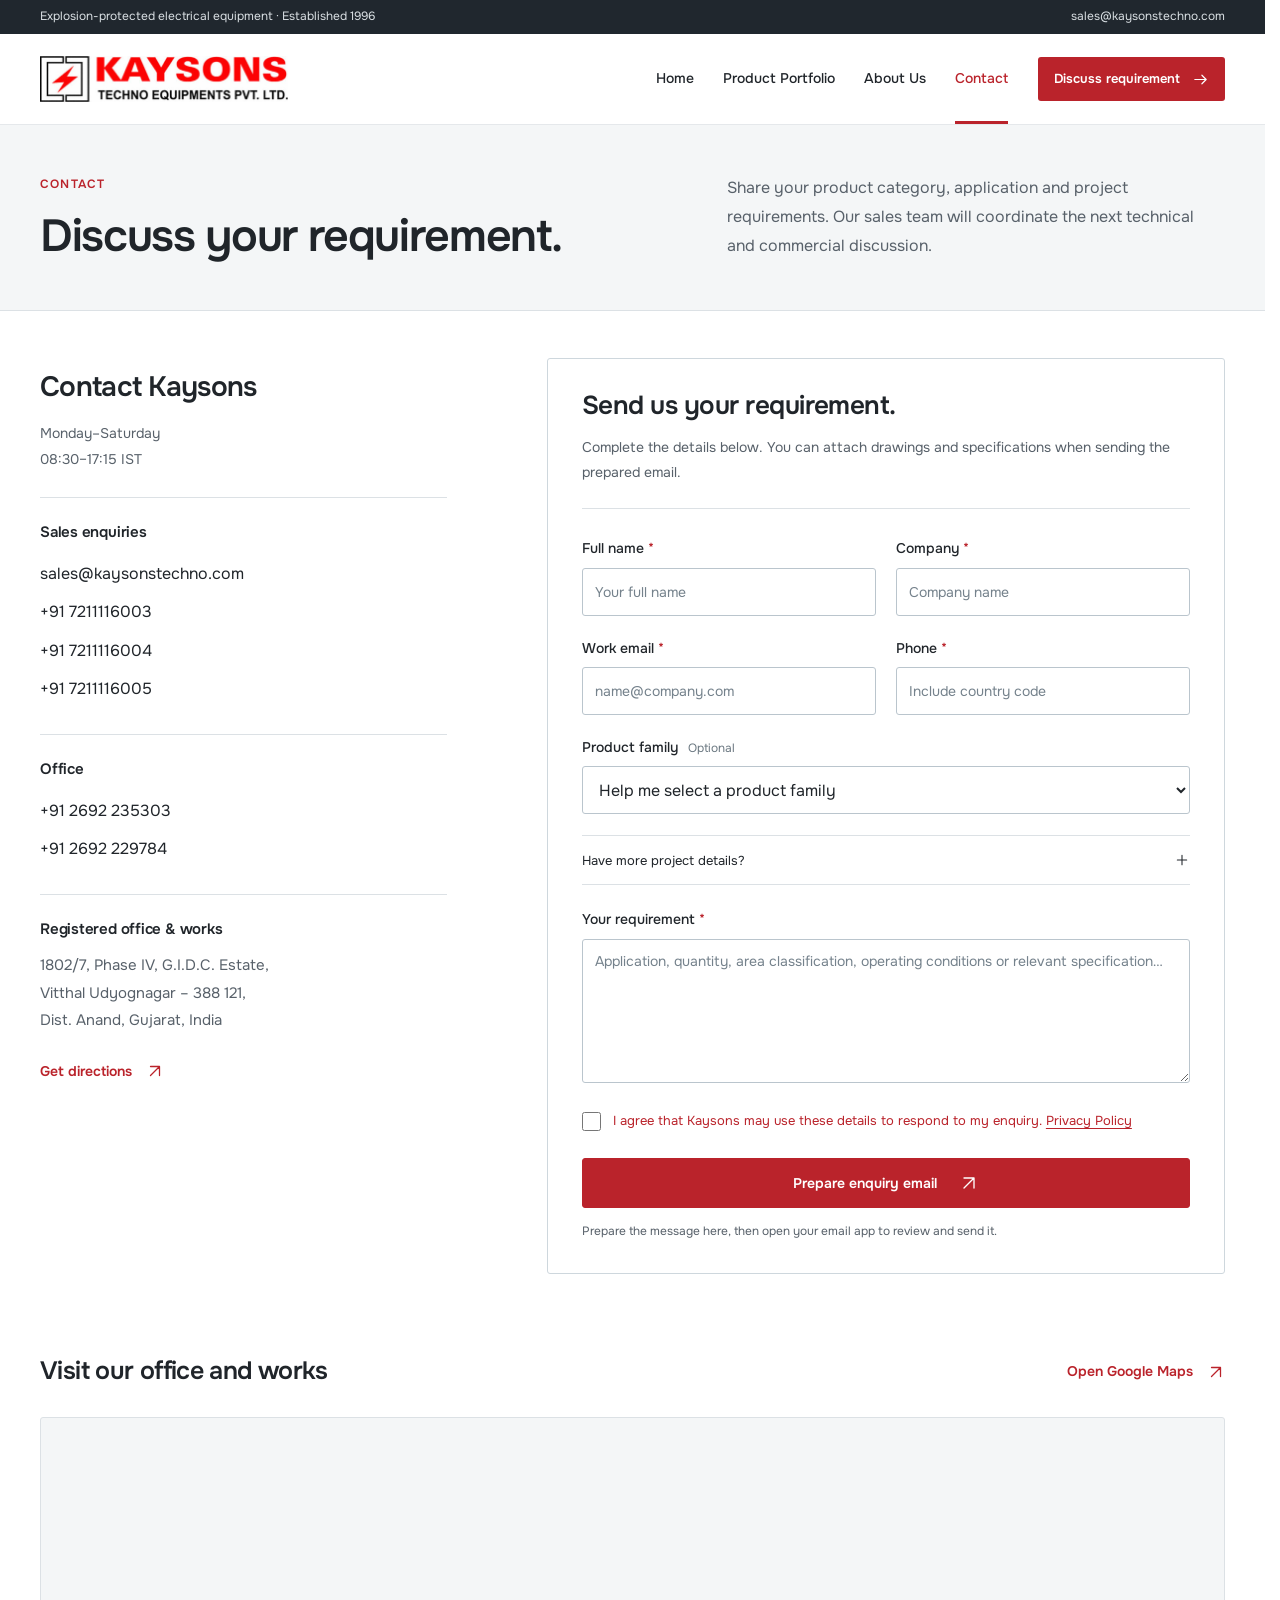
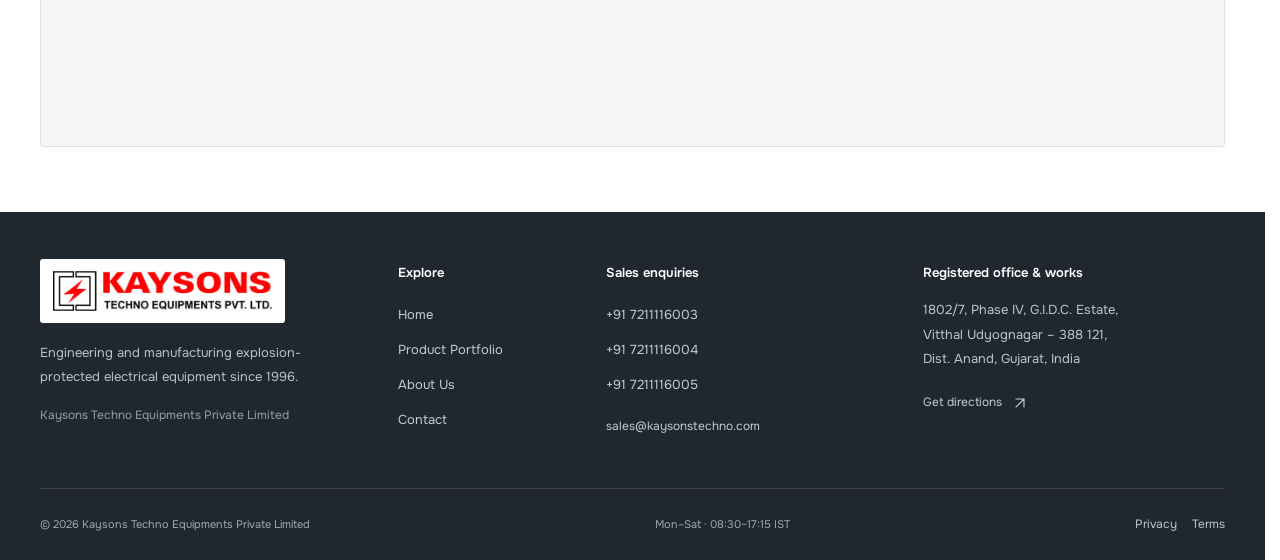
<file: contact.html>
<!doctype html>
<html lang="en">
  <head>
    <meta charset="utf-8" />
    <meta name="viewport" content="width=device-width, initial-scale=1" />
    <title>
      Contact Kaysons | Explosion-Proof Electrical Equipment Manufacturer
    </title>
    <meta
      name="description"
      content="Discuss hazardous-area equipment requirements with Kaysons Techno Equipments. Contact sales or visit our works in Vitthal Udyognagar, Anand, Gujarat."
    />
    <meta name="theme-color" content="#ffffff" />
    <link rel="canonical" href="https://www.kaysonstechno.com/contact.html" />
    <link rel="icon" href="kaysons-mark.png" type="image/png" />
    <link rel="apple-touch-icon" href="kaysons-mark.png" />
    <meta property="og:type" content="website" />
    <meta
      property="og:title"
      content="Contact Kaysons | Explosion-Proof Electrical Equipment Manufacturer"
    />
    <meta
      property="og:description"
      content="Discuss hazardous-area equipment requirements with Kaysons Techno Equipments. Contact sales or visit our works in Vitthal Udyognagar, Anand, Gujarat."
    />
    <meta
      property="og:url"
      content="https://www.kaysonstechno.com/contact.html"
    />
    <meta
      property="og:image"
      content="https://www.kaysonstechno.com/kaysons-logo.jpg"
    />
    <meta name="twitter:card" content="summary" />
    <link
      rel="preload"
      href="assets/fonts/onest-latin-variable.woff2"
      as="font"
      type="font/woff2"
      crossorigin
    />
    <link rel="stylesheet" href="kaysons.css?v=20260906-2" />
    <script type="application/ld+json">
      {
        "@context": "https://schema.org",
        "@type": "Organization",
        "@id": "https://www.kaysonstechno.com/#organization",
        "name": "Kaysons Techno Equipments Private Limited",
        "url": "https://www.kaysonstechno.com/",
        "logo": "https://www.kaysonstechno.com/kaysons-logo.jpg",
        "foundingDate": "1996-02-13",
        "email": "sales@kaysonstechno.com",
        "telephone": "+91-2692-235303",
        "address": {
          "@type": "PostalAddress",
          "streetAddress": "1802/7, Phase IV, G.I.D.C. Estate",
          "addressLocality": "Vitthal Udyognagar",
          "addressRegion": "Gujarat",
          "postalCode": "388121",
          "addressCountry": "IN"
        },
        "hasMap": "https://maps.app.goo.gl/dc6hkpB1cHCBP7jx9?g_st=ic",
        "contactPoint": [
          {
            "@type": "ContactPoint",
            "contactType": "sales",
            "telephone": "+91-7211116003"
          },
          {
            "@type": "ContactPoint",
            "contactType": "sales",
            "telephone": "+91-7211116004"
          },
          {
            "@type": "ContactPoint",
            "contactType": "sales",
            "telephone": "+91-7211116005"
          }
        ]
      }
    </script>
    <script type="application/ld+json">
      {
        "@context": "https://schema.org",
        "@type": "ContactPage",
        "name": "Contact Kaysons Techno Equipments Private Limited",
        "url": "https://www.kaysonstechno.com/contact.html",
        "mainEntity": { "@id": "https://www.kaysonstechno.com/#organization" }
      }
    </script>
    <script src="site-config.js" defer></script>
    <script src="product-assets.js" defer></script>
    <script src="kaysons.js?v=20260906-2" defer></script>
  </head>
  <body class="page-contact">
    <a class="skip-link" href="#main-content">Skip to content</a>
    <div class="utility">
      <div class="container utility-inner">
        <span>Explosion-protected electrical equipment · Established 1996</span
        ><a href="mailto:sales@kaysonstechno.com">sales@kaysonstechno.com</a>
      </div>
    </div>
    <header class="site-header">
      <div class="container header-inner">
        <a
          class="brand"
          href="index.html"
          aria-label="Kaysons Techno Equipments Private Limited home"
          ><img
            src="kaysons-logo.jpg"
            width="500"
            height="93"
            alt="Kaysons Techno Equipments Private Limited"
        /></a>
        <nav class="primary-nav" id="primary-nav" aria-label="Main navigation">
          <a href="index.html">Home</a
          ><a href="products.html">Product Portfolio</a
          ><a href="about.html">About Us</a
          ><a href="contact.html" aria-current="page">Contact</a>
        </nav>
        <a class="header-cta" href="contact.html"
          >Discuss requirement
          <svg
            class="icon"
            viewBox="0 0 24 24"
            fill="none"
            stroke="currentColor"
            stroke-width="1.7"
            stroke-linecap="round"
            stroke-linejoin="round"
            aria-hidden="true"
          >
            <path d="M4 12h16m-6-6 6 6-6 6" /></svg></a
        ><button
          class="menu-toggle"
          type="button"
          aria-expanded="false"
          aria-controls="primary-nav"
        >
          Menu
          <svg
            class="icon"
            viewBox="0 0 24 24"
            fill="none"
            stroke="currentColor"
            stroke-width="1.7"
            stroke-linecap="round"
            stroke-linejoin="round"
            aria-hidden="true"
          >
            <path d="M4 6h16M4 12h16M4 18h16" />
          </svg>
        </button>
      </div>
    </header>
    <main id="main-content">
      <section class="page-intro">
        <div class="container page-intro-inner">
          <div>
            <p class="eyebrow">Contact</p>
            <h1>Discuss your requirement.</h1>
          </div>
          <p>
            Share your product category, application and project requirements.
            Our sales team will coordinate the next technical and commercial
            discussion.
          </p>
        </div>
      </section>
      <section class="section container contact-layout">
        <div class="contact-info">
          <h2>Contact Kaysons</h2>
          <p class="contact-intro">Monday–Saturday<br />08:30–17:15 IST</p>
          <div class="contact-block">
            <h3>Sales enquiries</h3>
            <a href="mailto:sales@kaysonstechno.com">sales@kaysonstechno.com</a
            ><a href="tel:+917211116003">+91 7211116003</a
            ><a href="tel:+917211116004">+91 7211116004</a
            ><a href="tel:+917211116005">+91 7211116005</a>
          </div>
          <div class="contact-block">
            <h3>Office</h3>
            <a href="tel:+912692235303">+91 2692 235303</a
            ><a href="tel:+912692229784">+91 2692 229784</a>
          </div>
          <div class="contact-block">
            <h3>Registered office & works</h3>
            <address>
              1802/7, Phase IV, G.I.D.C. Estate,<br />Vitthal Udyognagar – 388
              121,<br />Dist. Anand, Gujarat, India
            </address>
            <a
              class="text-link"
              href="https://maps.app.goo.gl/dc6hkpB1cHCBP7jx9?g_st=ic"
              target="_blank"
              rel="noopener noreferrer"
              >Get directions
              <svg
                class="icon"
                viewBox="0 0 24 24"
                fill="none"
                stroke="currentColor"
                stroke-width="1.7"
                stroke-linecap="round"
                stroke-linejoin="round"
                aria-hidden="true"
              >
                <path d="M6 18 18 6M6 6h12v12" /></svg
            ></a>
          </div>
        </div>
        <form class="requirement-form" id="requirement-form" novalidate>
          <div class="form-heading">
            <h2>Send us your requirement.</h2>
            <p>
              Complete the details below. You can attach drawings and
              specifications when sending the prepared email.
            </p>
          </div>
          <div class="honeypot" aria-hidden="true">
            <label
              >Leave this field empty<input
                name="website"
                type="text"
                tabindex="-1"
                autocomplete="off"
            /></label>
          </div>
          <input
            type="hidden"
            name="to_email"
            value="sales@kaysonstechno.com"
          /><input
            type="hidden"
            name="subject"
            value="Website hazardous-area requirement"
          />
          <div class="form-row">
            <div class="field">
              <label for="from-name">Full name <span>*</span></label
              ><input
                id="from-name"
                name="from_name"
                autocomplete="name"
                required
                maxlength="100"
                placeholder="Your full name"
              />
              <p class="field-error" id="from-name-error"></p>
            </div>
            <div class="field">
              <label for="company">Company <span>*</span></label
              ><input
                id="company"
                name="company"
                autocomplete="organization"
                required
                maxlength="160"
                placeholder="Company name"
              />
              <p class="field-error" id="company-error"></p>
            </div>
          </div>
          <div class="form-row">
            <div class="field">
              <label for="reply-to">Work email <span>*</span></label
              ><input
                id="reply-to"
                name="reply_to"
                type="email"
                autocomplete="email"
                required
                maxlength="254"
                placeholder="name@company.com"
              />
              <p class="field-error" id="reply-to-error"></p>
            </div>
            <div class="field">
              <label for="phone">Phone <span>*</span></label
              ><input
                id="phone"
                name="phone"
                type="tel"
                autocomplete="tel"
                required
                maxlength="40"
                placeholder="Include country code"
              />
              <p class="field-error" id="phone-error"></p>
            </div>
          </div>
          <div class="field">
            <label for="product"
              >Product family <span class="optional">Optional</span></label
            ><select id="product" name="product">
              <option value="">Help me select a product family</option>
              <option value="lighting-fittings">Lighting Fittings</option>
              <option value="control-station-motor-starter">
                Control Station / Motor Starter
              </option>
              <option value="plug-switch-sockets">
                Plug &amp; Sockets / Switch Sockets
              </option>
              <option value="panels">Control/Power/Instrument Panels</option>
              <option value="junction-instrument-enclosures">
                Junction Boxes / Instruments Enclosures
              </option>
              <option value="limit-switch">Limit Switch</option>
              <option value="rtd-heads">
                RTD/Thermocouple/Heater/Multipurpose Head
              </option>
              <option value="cable-glands">Cable Glands</option>
              <option value="conduit-ex-components">
                Conduit Accessories and Ex Components
              </option>
              <option value="increased-safety-enclosures">
                Increased Safety Empty &amp; Populated Enclosures
              </option>
            </select>
          </div>
          <details class="project-details">
            <summary>
              Have more project details?
              <svg
                class="icon"
                viewBox="0 0 24 24"
                fill="none"
                stroke="currentColor"
                stroke-width="1.6"
                stroke-linecap="round"
                stroke-linejoin="round"
                aria-hidden="true"
              >
                <path d="M12 5v14M5 12h14" />
              </svg>
            </summary>
            <div class="form-row">
              <div class="field">
                <label for="protection">Protection concept</label
                ><select id="protection" name="protection">
                  <option value="">Not specified</option>
                  <option>Ex d</option>
                  <option>Ex e</option>
                  <option>Ex t</option>
                  <option>To be determined</option>
                </select>
              </div>
              <div class="field">
                <label for="project-stage">Project stage</label
                ><select id="project-stage" name="project_stage">
                  <option value="">Not specified</option>
                  <option>Budgetary enquiry</option>
                  <option>Technical evaluation</option>
                  <option>Approved vendor enquiry</option>
                  <option>Purchase requirement</option>
                  <option>Replacement / maintenance</option>
                </select>
              </div>
            </div>
          </details>
          <div class="field">
            <label for="message">Your requirement <span>*</span></label
            ><textarea
              id="message"
              name="message"
              rows="5"
              required
              maxlength="6000"
              placeholder="Application, quantity, area classification, operating conditions or relevant specification…"
            ></textarea>
            <p class="field-error" id="message-error"></p>
          </div>
          <div class="field">
            <label class="consent-check" for="privacy-consent"
              ><input
                id="privacy-consent"
                type="checkbox"
                name="privacy_consent"
                value="Yes"
                required
              /><span
                >I agree that Kaysons may use these details to respond to my
                enquiry. <a href="legal.html#privacy">Privacy Policy</a></span
              ></label
            >
            <p class="field-error" id="privacy-consent-error"></p>
          </div>
          <button class="button button-red form-submit" type="submit" disabled>
            <span>Prepare enquiry email</span
            ><svg
              class="icon"
              viewBox="0 0 24 24"
              fill="none"
              stroke="currentColor"
              stroke-width="1.6"
              stroke-linecap="round"
              stroke-linejoin="round"
              aria-hidden="true"
            >
              <path d="M6 18 18 6M6 6h12v12" />
            </svg>
          </button>
          <p class="form-note">
            Prepare the message here, then open your email app to review and
            send it.
          </p>
          <p
            class="form-status"
            role="status"
            aria-live="polite"
            tabindex="-1"
          ></p>
          <section
            class="prepared-enquiry"
            hidden
            aria-labelledby="prepared-heading"
          >
            <h3 id="prepared-heading">Your enquiry is ready.</h3>
            <p>
              Open your email app to send it, or copy the details and email
              <a href="mailto:sales@kaysonstechno.com"
                >sales@kaysonstechno.com</a
              >.
            </p>
            <label class="sr-only" for="prepared-text">Prepared enquiry</label
            ><textarea id="prepared-text" readonly rows="8"></textarea>
            <div class="prepared-actions">
              <a
                class="button button-red"
                id="prepared-mail"
                href="mailto:sales@kaysonstechno.com"
                >Open email app
                <svg
                  class="icon"
                  viewBox="0 0 24 24"
                  fill="none"
                  stroke="currentColor"
                  stroke-width="1.6"
                  stroke-linecap="round"
                  stroke-linejoin="round"
                  aria-hidden="true"
                >
                  <path d="M6 18 18 6M6 6h12v12" /></svg></a
              ><button
                class="button button-secondary"
                id="copy-enquiry"
                type="button"
              >
                Copy details
              </button>
            </div>
          </section>
          <noscript
            ><p>
              Please email
              <a href="mailto:sales@kaysonstechno.com"
                >sales@kaysonstechno.com</a
              >
              directly with your requirement.
            </p></noscript
          >
        </form>
      </section>
      <section class="map-section">
        <div class="container map-heading">
          <h2>Visit our office and works</h2>
          <a
            class="text-link"
            href="https://maps.app.goo.gl/dc6hkpB1cHCBP7jx9?g_st=ic"
            target="_blank"
            rel="noopener noreferrer"
            >Open Google Maps
            <svg
              class="icon"
              viewBox="0 0 24 24"
              fill="none"
              stroke="currentColor"
              stroke-width="1.7"
              stroke-linecap="round"
              stroke-linejoin="round"
              aria-hidden="true"
            >
              <path d="M6 18 18 6M6 6h12v12" /></svg
          ></a>
        </div>
        <div class="container">
          <div class="map-frame">
            <iframe
              title="Kaysons Techno Equipments location on Google Maps"
              src="https://www.google.com/maps?q=Kaysons%20Techno%20Equipments%20Pvt.%20Ltd.%2C%201802%2F7%2C%20Phase%20IV%2C%20GIDC%20Estate%2C%20Vitthal%20Udyognagar%2C%20Gujarat%20388121&amp;output=embed"
              loading="lazy"
              referrerpolicy="no-referrer-when-downgrade"
              allowfullscreen
            ></iframe>
          </div>
        </div>
      </section>
    </main>
    <footer class="site-footer">
      <div class="container footer-grid">
        <div class="footer-company">
          <a class="footer-brand" href="index.html" aria-label="Kaysons home"
            ><img
              src="kaysons-logo.jpg"
              width="500"
              height="93"
              alt="Kaysons Techno Equipments Private Limited"
              loading="lazy"
          /></a>
          <p>
            Engineering and manufacturing explosion-protected electrical
            equipment since 1996.
          </p>
          <p class="footer-company-name">
            Kaysons Techno Equipments Private Limited
          </p>
        </div>
        <div class="footer-column">
          <h2>Explore</h2>
          <a href="index.html">Home</a
          ><a href="products.html">Product Portfolio</a
          ><a href="about.html">About Us</a><a href="contact.html">Contact</a>
        </div>
        <div class="footer-column">
          <h2>Sales enquiries</h2>
          <a href="tel:+917211116003">+91 7211116003</a
          ><a href="tel:+917211116004">+91 7211116004</a
          ><a href="tel:+917211116005">+91 7211116005</a
          ><a class="footer-email" href="mailto:sales@kaysonstechno.com"
            >sales@kaysonstechno.com</a
          >
        </div>
        <div class="footer-column">
          <h2>Registered office & works</h2>
          <address>
            1802/7, Phase IV, G.I.D.C. Estate,<br />Vitthal Udyognagar – 388
            121,<br />Dist. Anand, Gujarat, India
          </address>
          <a
            class="directions"
            href="https://maps.app.goo.gl/dc6hkpB1cHCBP7jx9?g_st=ic"
            target="_blank"
            rel="noopener noreferrer"
            >Get directions
            <svg
              class="icon"
              viewBox="0 0 24 24"
              fill="none"
              stroke="currentColor"
              stroke-width="1.7"
              stroke-linecap="round"
              stroke-linejoin="round"
              aria-hidden="true"
            >
              <path d="M6 18 18 6M6 6h12v12" /></svg
          ></a>
        </div>
      </div>
      <div class="container footer-bottom">
        <span>© 2026 Kaysons Techno Equipments Private Limited</span
        ><span>Mon–Sat · 08:30–17:15 IST</span>
        <div>
          <a href="legal.html#privacy">Privacy</a
          ><a href="legal.html#terms">Terms</a
          ><button type="button" data-manage-consent hidden>
            Cookie settings
          </button>
        </div>
      </div>
    </footer>
    <button class="back-top" type="button" aria-label="Back to top" hidden>
      <svg
        class="icon"
        viewBox="0 0 24 24"
        fill="none"
        stroke="currentColor"
        stroke-width="1.7"
        stroke-linecap="round"
        stroke-linejoin="round"
        aria-hidden="true"
      >
        <path d="M4 12h16m-6-6 6 6-6 6" />
      </svg>
    </button>
  </body>
</html>
</file>
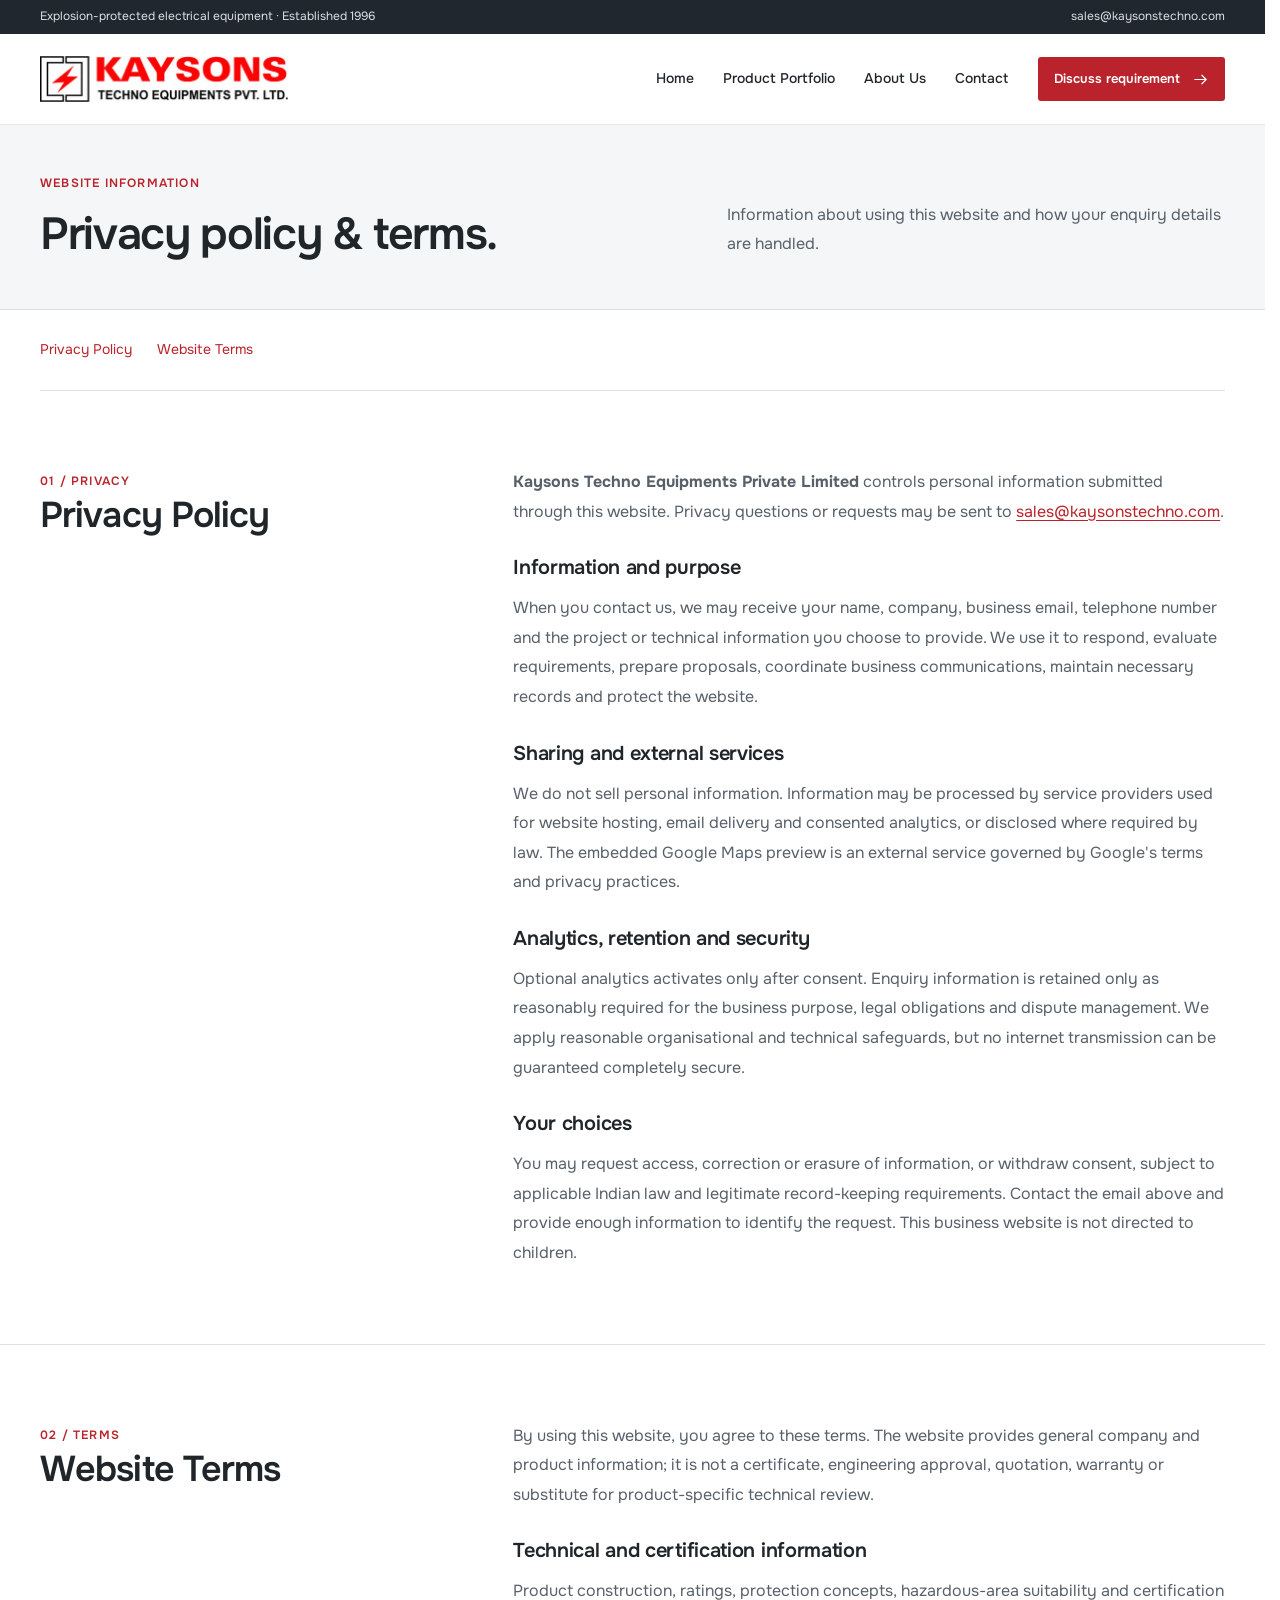
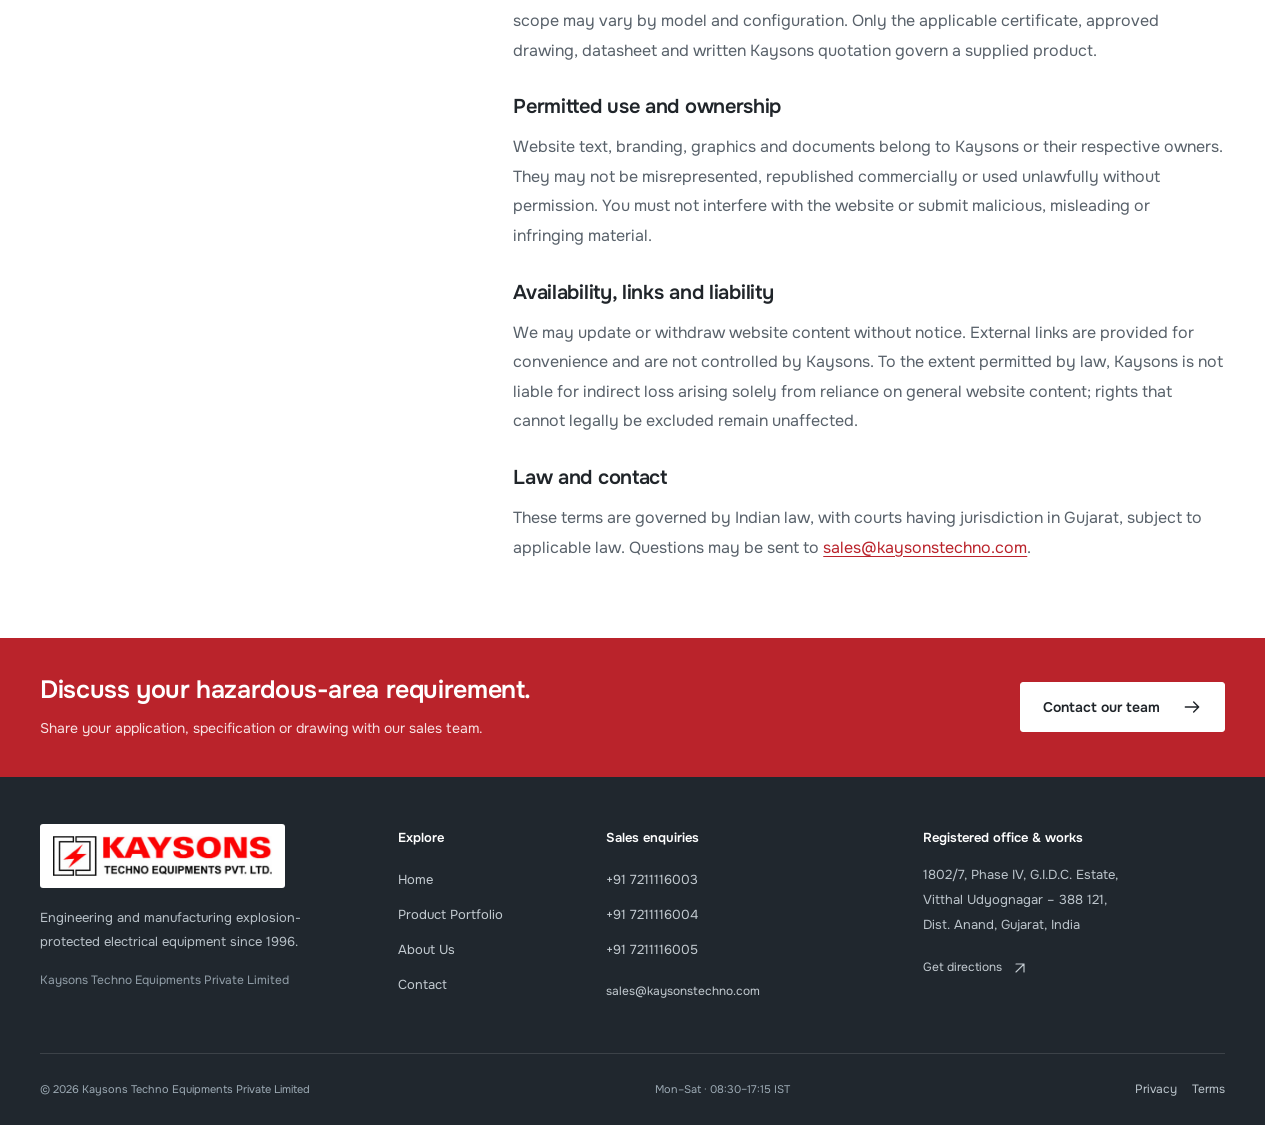
<file: legal.html>
<!doctype html>
<html lang="en">
  <head>
    <meta charset="utf-8" />
    <meta name="viewport" content="width=device-width, initial-scale=1" />
    <title>Privacy Policy &amp; Website Terms | Kaysons</title>
    <meta
      name="description"
      content="Privacy policy and website terms for Kaysons Techno Equipments Private Limited."
    />
    <meta name="theme-color" content="#ffffff" />
    <link rel="canonical" href="https://www.kaysonstechno.com/legal.html" />
    <link rel="icon" href="kaysons-mark.png" type="image/png" />
    <link rel="apple-touch-icon" href="kaysons-mark.png" />
    <meta property="og:type" content="website" />
    <meta
      property="og:title"
      content="Privacy Policy &amp; Website Terms | Kaysons"
    />
    <meta
      property="og:description"
      content="Privacy policy and website terms for Kaysons Techno Equipments Private Limited."
    />
    <meta
      property="og:url"
      content="https://www.kaysonstechno.com/legal.html"
    />
    <meta name="twitter:card" content="summary" />
    <link
      rel="preload"
      href="assets/fonts/onest-latin-variable.woff2"
      as="font"
      type="font/woff2"
      crossorigin
    />
    <link rel="stylesheet" href="kaysons.css?v=20260906-2" />
    <script type="application/ld+json">
      {
        "@context": "https://schema.org",
        "@type": "Organization",
        "@id": "https://www.kaysonstechno.com/#organization",
        "name": "Kaysons Techno Equipments Private Limited",
        "url": "https://www.kaysonstechno.com/",
        "logo": "https://www.kaysonstechno.com/kaysons-logo.jpg",
        "foundingDate": "1996-02-13",
        "email": "sales@kaysonstechno.com",
        "telephone": "+91-2692-235303",
        "address": {
          "@type": "PostalAddress",
          "streetAddress": "1802/7, Phase IV, G.I.D.C. Estate",
          "addressLocality": "Vitthal Udyognagar",
          "addressRegion": "Gujarat",
          "postalCode": "388121",
          "addressCountry": "IN"
        },
        "hasMap": "https://maps.app.goo.gl/dc6hkpB1cHCBP7jx9?g_st=ic",
        "contactPoint": [
          {
            "@type": "ContactPoint",
            "contactType": "sales",
            "telephone": "+91-7211116003"
          },
          {
            "@type": "ContactPoint",
            "contactType": "sales",
            "telephone": "+91-7211116004"
          },
          {
            "@type": "ContactPoint",
            "contactType": "sales",
            "telephone": "+91-7211116005"
          }
        ]
      }
    </script>
    <script src="site-config.js" defer></script>
    <script src="product-assets.js" defer></script>
    <script src="kaysons.js?v=20260906-2" defer></script>
  </head>
  <body class="page-legal">
    <a class="skip-link" href="#main-content">Skip to content</a>
    <div class="utility">
      <div class="container utility-inner">
        <span>Explosion-protected electrical equipment · Established 1996</span
        ><a href="mailto:sales@kaysonstechno.com">sales@kaysonstechno.com</a>
      </div>
    </div>
    <header class="site-header">
      <div class="container header-inner">
        <a
          class="brand"
          href="index.html"
          aria-label="Kaysons Techno Equipments Private Limited home"
          ><img
            src="kaysons-logo.jpg"
            width="500"
            height="93"
            alt="Kaysons Techno Equipments Private Limited"
        /></a>
        <nav class="primary-nav" id="primary-nav" aria-label="Main navigation">
          <a href="index.html">Home</a
          ><a href="products.html">Product Portfolio</a
          ><a href="about.html">About Us</a><a href="contact.html">Contact</a>
        </nav>
        <a class="header-cta" href="contact.html"
          >Discuss requirement
          <svg
            class="icon"
            viewBox="0 0 24 24"
            fill="none"
            stroke="currentColor"
            stroke-width="1.7"
            stroke-linecap="round"
            stroke-linejoin="round"
            aria-hidden="true"
          >
            <path d="M4 12h16m-6-6 6 6-6 6" /></svg></a
        ><button
          class="menu-toggle"
          type="button"
          aria-expanded="false"
          aria-controls="primary-nav"
        >
          Menu
          <svg
            class="icon"
            viewBox="0 0 24 24"
            fill="none"
            stroke="currentColor"
            stroke-width="1.7"
            stroke-linecap="round"
            stroke-linejoin="round"
            aria-hidden="true"
          >
            <path d="M4 6h16M4 12h16M4 18h16" />
          </svg>
        </button>
      </div>
    </header>
    <main id="main-content">
      <section class="page-intro">
        <div class="container page-intro-inner">
          <div>
            <p class="eyebrow">Website information</p>
            <h1>Privacy policy & terms.</h1>
          </div>
          <p>
            Information about using this website and how your enquiry details
            are handled.
          </p>
        </div>
      </section>
      <nav class="legal-jump container" aria-label="Legal sections">
        <a href="#privacy">Privacy Policy</a><a href="#terms">Website Terms</a>
      </nav>
      <section class="section" id="privacy">
        <div class="container legal-grid">
          <aside data-reveal="left">
            <span class="eyebrow">01 / Privacy</span>
            <h2>Privacy Policy</h2>
          </aside>
          <div class="legal-copy" data-reveal="right">
            <p>
              <strong>Kaysons Techno Equipments Private Limited</strong>
              controls personal information submitted through this website.
              Privacy questions or requests may be sent to
              <a href="mailto:sales@kaysonstechno.com"
                >sales@kaysonstechno.com</a
              >.
            </p>
            <h3>Information and purpose</h3>
            <p>
              When you contact us, we may receive your name, company, business
              email, telephone number and the project or technical information
              you choose to provide. We use it to respond, evaluate
              requirements, prepare proposals, coordinate business
              communications, maintain necessary records and protect the
              website.
            </p>
            <h3>Sharing and external services</h3>
            <p>
              We do not sell personal information. Information may be processed
              by service providers used for website hosting, email delivery and
              consented analytics, or disclosed where required by law. The
              embedded Google Maps preview is an external service governed by
              Google's terms and privacy practices.
            </p>
            <h3>Analytics, retention and security</h3>
            <p>
              Optional analytics activates only after consent. Enquiry
              information is retained only as reasonably required for the
              business purpose, legal obligations and dispute management. We
              apply reasonable organisational and technical safeguards, but no
              internet transmission can be guaranteed completely secure.
            </p>
            <h3>Your choices</h3>
            <p>
              You may request access, correction or erasure of information, or
              withdraw consent, subject to applicable Indian law and legitimate
              record-keeping requirements. Contact the email above and provide
              enough information to identify the request. This business website
              is not directed to children.
            </p>
            <button
              class="button button-outline"
              type="button"
              data-manage-consent
              hidden
            >
              Manage analytics preference
            </button>
          </div>
        </div>
      </section>
      <section class="section legal-terms" id="terms">
        <div class="container legal-grid">
          <aside data-reveal="left">
            <span class="eyebrow">02 / Terms</span>
            <h2>Website Terms</h2>
          </aside>
          <div class="legal-copy" data-reveal="right">
            <p>
              By using this website, you agree to these terms. The website
              provides general company and product information; it is not a
              certificate, engineering approval, quotation, warranty or
              substitute for product-specific technical review.
            </p>
            <h3>Technical and certification information</h3>
            <p>
              Product construction, ratings, protection concepts, hazardous-area
              suitability and certification scope may vary by model and
              configuration. Only the applicable certificate, approved drawing,
              datasheet and written Kaysons quotation govern a supplied product.
            </p>
            <h3>Permitted use and ownership</h3>
            <p>
              Website text, branding, graphics and documents belong to Kaysons
              or their respective owners. They may not be misrepresented,
              republished commercially or used unlawfully without permission.
              You must not interfere with the website or submit malicious,
              misleading or infringing material.
            </p>
            <h3>Availability, links and liability</h3>
            <p>
              We may update or withdraw website content without notice. External
              links are provided for convenience and are not controlled by
              Kaysons. To the extent permitted by law, Kaysons is not liable for
              indirect loss arising solely from reliance on general website
              content; rights that cannot legally be excluded remain unaffected.
            </p>
            <h3>Law and contact</h3>
            <p>
              These terms are governed by Indian law, with courts having
              jurisdiction in Gujarat, subject to applicable law. Questions may
              be sent to
              <a href="mailto:sales@kaysonstechno.com"
                >sales@kaysonstechno.com</a
              >.
            </p>
          </div>
        </div>
      </section>
    </main>
    <section class="footer-cta">
      <div class="container cta-inner">
        <div>
          <h2>Discuss your hazardous-area requirement.</h2>
          <p>
            Share your application, specification or drawing with our sales
            team.
          </p>
        </div>
        <a class="button button-white" href="contact.html"
          >Contact our team<svg
            class="icon"
            viewBox="0 0 24 24"
            fill="none"
            stroke="currentColor"
            stroke-width="1.7"
            stroke-linecap="round"
            stroke-linejoin="round"
            aria-hidden="true"
          >
            <path d="M4 12h16m-6-6 6 6-6 6" /></svg
        ></a>
      </div>
    </section>
    <footer class="site-footer">
      <div class="container footer-grid">
        <div class="footer-company">
          <a class="footer-brand" href="index.html" aria-label="Kaysons home"
            ><img
              src="kaysons-logo.jpg"
              width="500"
              height="93"
              alt="Kaysons Techno Equipments Private Limited"
              loading="lazy"
          /></a>
          <p>
            Engineering and manufacturing explosion-protected electrical
            equipment since 1996.
          </p>
          <p class="footer-company-name">
            Kaysons Techno Equipments Private Limited
          </p>
        </div>
        <div class="footer-column">
          <h2>Explore</h2>
          <a href="index.html">Home</a
          ><a href="products.html">Product Portfolio</a
          ><a href="about.html">About Us</a><a href="contact.html">Contact</a>
        </div>
        <div class="footer-column">
          <h2>Sales enquiries</h2>
          <a href="tel:+917211116003">+91 7211116003</a
          ><a href="tel:+917211116004">+91 7211116004</a
          ><a href="tel:+917211116005">+91 7211116005</a
          ><a class="footer-email" href="mailto:sales@kaysonstechno.com"
            >sales@kaysonstechno.com</a
          >
        </div>
        <div class="footer-column">
          <h2>Registered office & works</h2>
          <address>
            1802/7, Phase IV, G.I.D.C. Estate,<br />Vitthal Udyognagar – 388
            121,<br />Dist. Anand, Gujarat, India
          </address>
          <a
            class="directions"
            href="https://maps.app.goo.gl/dc6hkpB1cHCBP7jx9?g_st=ic"
            target="_blank"
            rel="noopener noreferrer"
            >Get directions
            <svg
              class="icon"
              viewBox="0 0 24 24"
              fill="none"
              stroke="currentColor"
              stroke-width="1.7"
              stroke-linecap="round"
              stroke-linejoin="round"
              aria-hidden="true"
            >
              <path d="M6 18 18 6M6 6h12v12" /></svg
          ></a>
        </div>
      </div>
      <div class="container footer-bottom">
        <span>© 2026 Kaysons Techno Equipments Private Limited</span
        ><span>Mon–Sat · 08:30–17:15 IST</span>
        <div>
          <a href="legal.html#privacy">Privacy</a
          ><a href="legal.html#terms">Terms</a
          ><button type="button" data-manage-consent hidden>
            Cookie settings
          </button>
        </div>
      </div>
    </footer>
    <button class="back-top" type="button" aria-label="Back to top" hidden>
      <svg
        class="icon"
        viewBox="0 0 24 24"
        fill="none"
        stroke="currentColor"
        stroke-width="1.7"
        stroke-linecap="round"
        stroke-linejoin="round"
        aria-hidden="true"
      >
        <path d="M4 12h16m-6-6 6 6-6 6" />
      </svg>
    </button>
  </body>
</html>
</file>
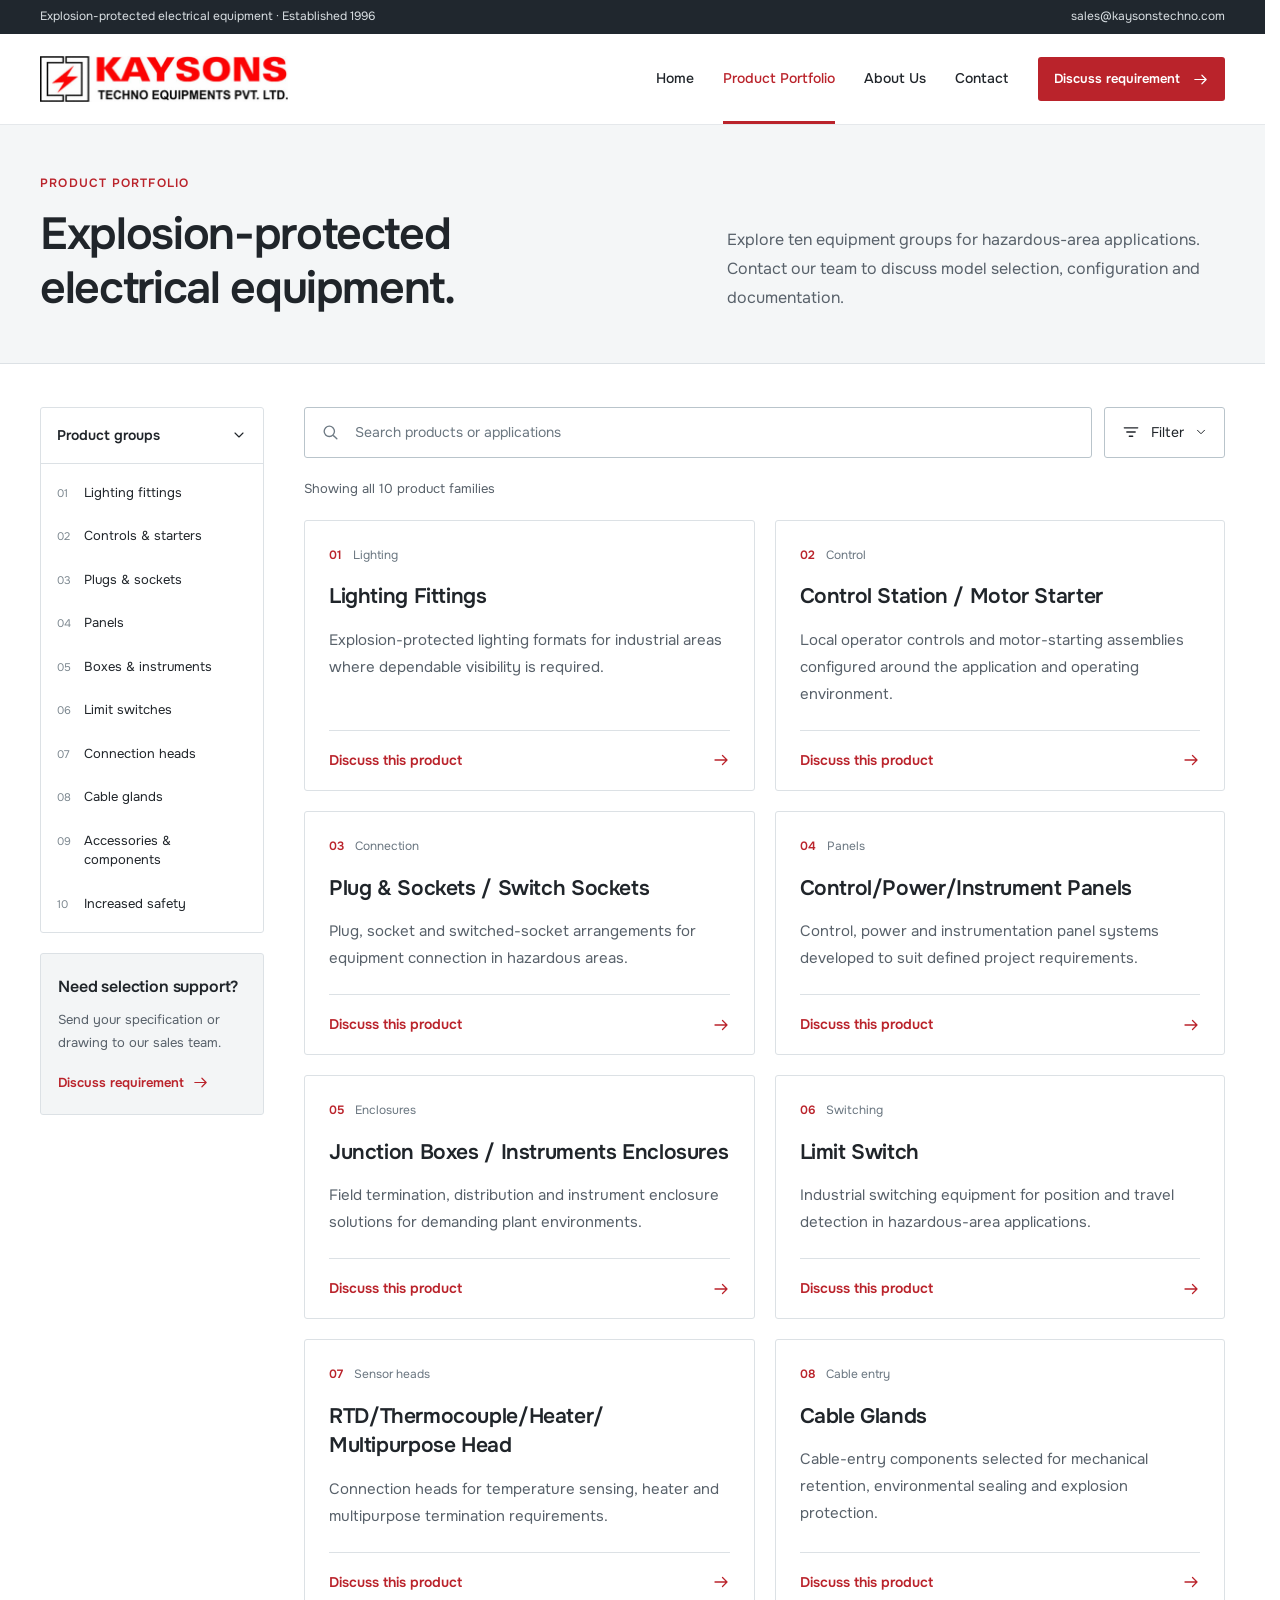
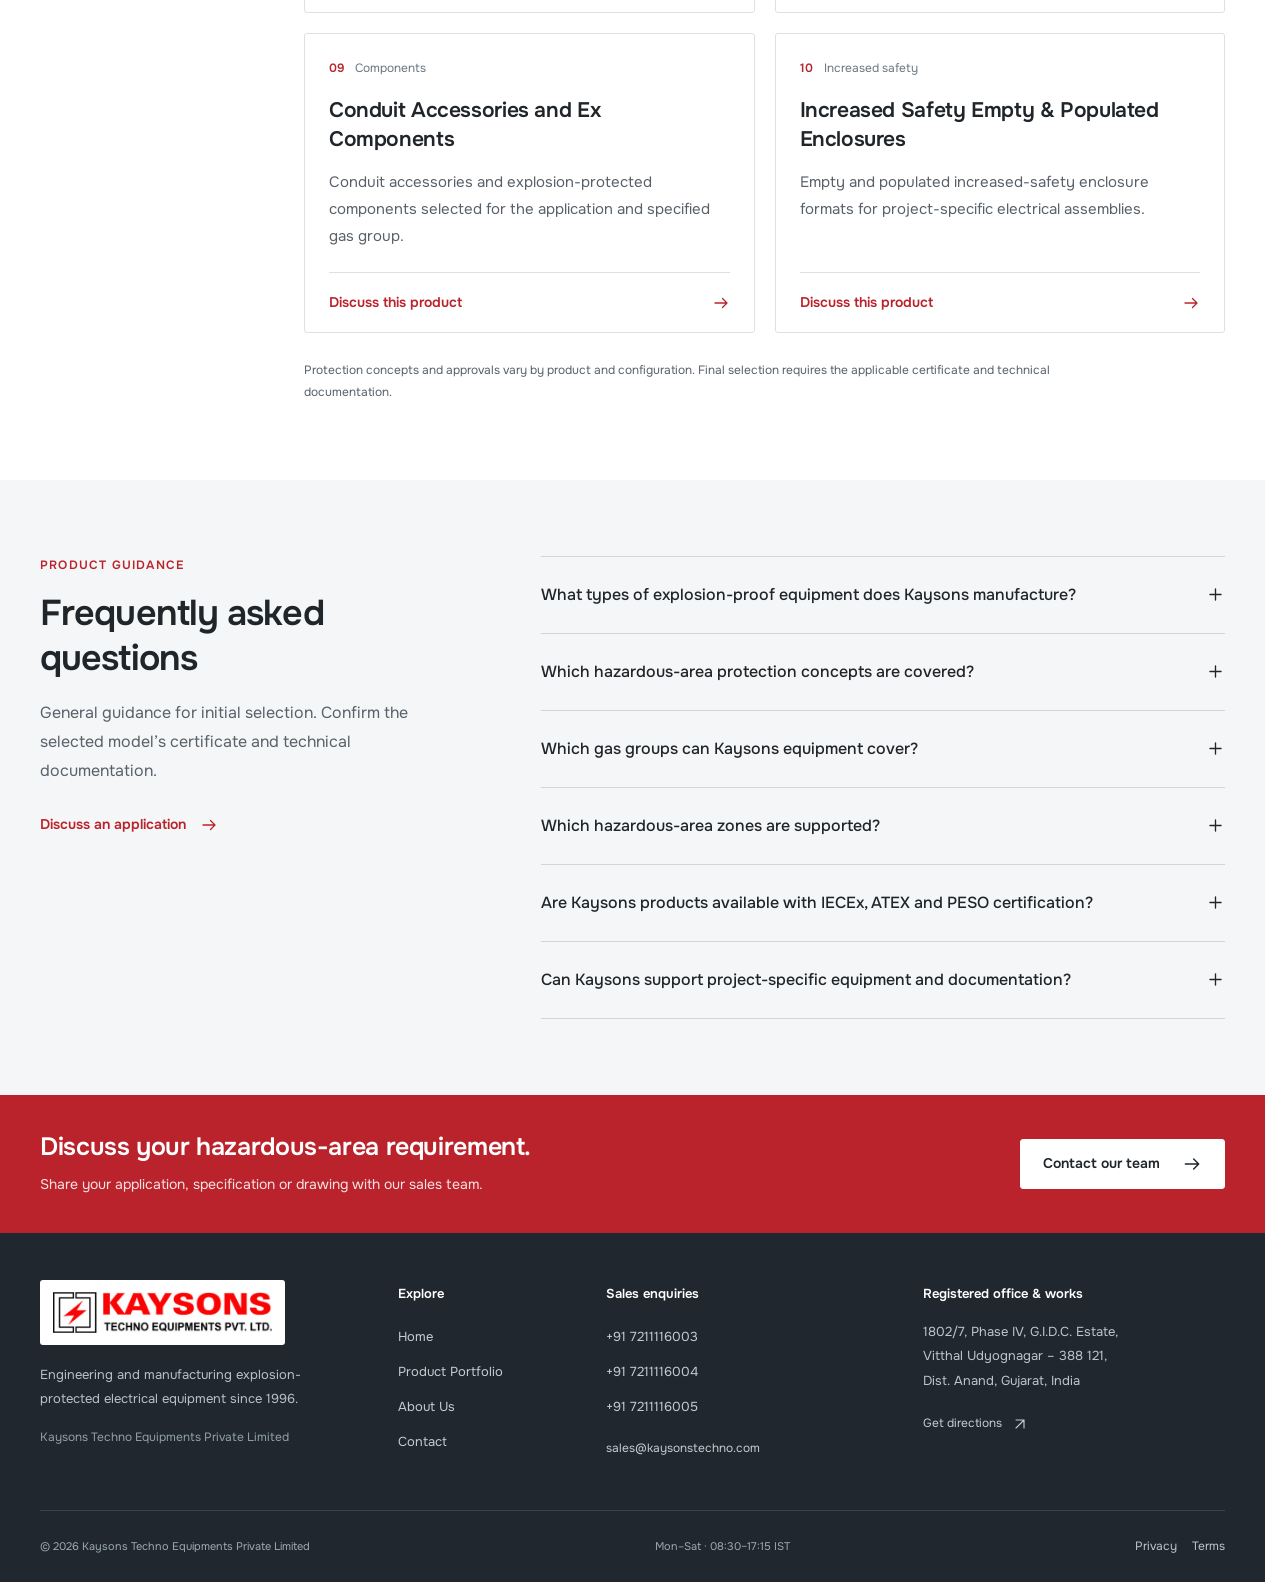
<file: products.html>
<!doctype html>
<html lang="en">
  <head>
    <meta charset="utf-8" />
    <meta name="viewport" content="width=device-width, initial-scale=1" />
    <title>Explosion-Proof Electrical Equipment Products | Kaysons</title>
    <meta
      name="description"
      content="Explore ten Kaysons product families: explosion-protected lighting, control stations, panels, junction boxes, cable glands, components and increased-safety enclosures."
    />
    <meta name="theme-color" content="#ffffff" />
    <link rel="canonical" href="https://www.kaysonstechno.com/products.html" />
    <link rel="icon" href="kaysons-mark.png" type="image/png" />
    <link rel="apple-touch-icon" href="kaysons-mark.png" />
    <meta property="og:type" content="website" />
    <meta
      property="og:title"
      content="Explosion-Proof Electrical Equipment Products | Kaysons"
    />
    <meta
      property="og:description"
      content="Explore ten Kaysons product families: explosion-protected lighting, control stations, panels, junction boxes, cable glands, components and increased-safety enclosures."
    />
    <meta
      property="og:url"
      content="https://www.kaysonstechno.com/products.html"
    />
    <meta
      property="og:image"
      content="https://www.kaysonstechno.com/kaysons-logo.jpg"
    />
    <meta name="twitter:card" content="summary" />
    <link
      rel="preload"
      href="assets/fonts/onest-latin-variable.woff2"
      as="font"
      type="font/woff2"
      crossorigin
    />
    <link rel="stylesheet" href="kaysons.css?v=20260906-2" />
    <script type="application/ld+json">
      {
        "@context": "https://schema.org",
        "@type": "Organization",
        "@id": "https://www.kaysonstechno.com/#organization",
        "name": "Kaysons Techno Equipments Private Limited",
        "url": "https://www.kaysonstechno.com/",
        "logo": "https://www.kaysonstechno.com/kaysons-logo.jpg",
        "foundingDate": "1996-02-13",
        "email": "sales@kaysonstechno.com",
        "telephone": "+91-2692-235303",
        "address": {
          "@type": "PostalAddress",
          "streetAddress": "1802/7, Phase IV, G.I.D.C. Estate",
          "addressLocality": "Vitthal Udyognagar",
          "addressRegion": "Gujarat",
          "postalCode": "388121",
          "addressCountry": "IN"
        },
        "hasMap": "https://maps.app.goo.gl/dc6hkpB1cHCBP7jx9?g_st=ic",
        "contactPoint": [
          {
            "@type": "ContactPoint",
            "contactType": "sales",
            "telephone": "+91-7211116003"
          },
          {
            "@type": "ContactPoint",
            "contactType": "sales",
            "telephone": "+91-7211116004"
          },
          {
            "@type": "ContactPoint",
            "contactType": "sales",
            "telephone": "+91-7211116005"
          }
        ]
      }
    </script>
    <script type="application/ld+json">
      {
        "@context": "https://schema.org",
        "@type": "FAQPage",
        "mainEntity": [
          {
            "@type": "Question",
            "name": "What types of explosion-proof equipment does Kaysons manufacture?",
            "acceptedAnswer": {
              "@type": "Answer",
              "text": "Kaysons manufactures product families including lighting fittings, control stations and motor starters, plugs and sockets, control and instrument panels, junction boxes, instrument enclosures, limit switches, temperature-sensor heads, cable glands, conduit accessories, Ex components and increased-safety enclosures."
            }
          },
          {
            "@type": "Question",
            "name": "Which hazardous-area protection concepts are covered?",
            "acceptedAnswer": {
              "@type": "Answer",
              "text": "The Kaysons portfolio includes equipment developed around Ex d, Ex e and Ex t protection concepts. The applicable protection concept must be confirmed from the certificate and technical documentation for the selected product and model."
            }
          },
          {
            "@type": "Question",
            "name": "Which gas groups can Kaysons equipment cover?",
            "acceptedAnswer": {
              "@type": "Answer",
              "text": "The portfolio includes provisions for Group I mining applications and industrial gas groups IIA, IIB and IIC. Exact gas-group suitability is product- and certificate-specific and must be verified during selection."
            }
          },
          {
            "@type": "Question",
            "name": "Which hazardous-area zones are supported?",
            "acceptedAnswer": {
              "@type": "Answer",
              "text": "Products may be available for gas hazardous areas in Zones 1 and 2 and dust hazardous areas in Zones 21 and 22, depending on the equipment type, protection concept and certificate."
            }
          },
          {
            "@type": "Question",
            "name": "Are Kaysons products available with IECEx, ATEX and PESO certification?",
            "acceptedAnswer": {
              "@type": "Answer",
              "text": "Kaysons maintains a portfolio supported by certifications and approvals including IECEx, ATEX and PESO. Certification is specific to the product, model, construction and application, so the relevant certificate should be checked before specification."
            }
          },
          {
            "@type": "Question",
            "name": "Can Kaysons support project-specific equipment and documentation?",
            "acceptedAnswer": {
              "@type": "Answer",
              "text": "Yes. Kaysons can review project requirements and propose suitable equipment or project-specific configurations within the scope of applicable standards and certifications. Product photographs, certificates, technical datasheets and catalogues can be provided as they become available for the selected range."
            }
          }
        ]
      }
    </script>
    <script src="site-config.js" defer></script>
    <script src="product-assets.js" defer></script>
    <script src="kaysons.js?v=20260906-2" defer></script>
  </head>
  <body class="page-products">
    <a class="skip-link" href="#main-content">Skip to content</a>
    <div class="utility">
      <div class="container utility-inner">
        <span>Explosion-protected electrical equipment · Established 1996</span
        ><a href="mailto:sales@kaysonstechno.com">sales@kaysonstechno.com</a>
      </div>
    </div>
    <header class="site-header">
      <div class="container header-inner">
        <a
          class="brand"
          href="index.html"
          aria-label="Kaysons Techno Equipments Private Limited home"
          ><img
            src="kaysons-logo.jpg"
            width="500"
            height="93"
            alt="Kaysons Techno Equipments Private Limited"
        /></a>
        <nav class="primary-nav" id="primary-nav" aria-label="Main navigation">
          <a href="index.html">Home</a
          ><a href="products.html" aria-current="page">Product Portfolio</a
          ><a href="about.html">About Us</a><a href="contact.html">Contact</a>
        </nav>
        <a class="header-cta" href="contact.html"
          >Discuss requirement
          <svg
            class="icon"
            viewBox="0 0 24 24"
            fill="none"
            stroke="currentColor"
            stroke-width="1.7"
            stroke-linecap="round"
            stroke-linejoin="round"
            aria-hidden="true"
          >
            <path d="M4 12h16m-6-6 6 6-6 6" /></svg></a
        ><button
          class="menu-toggle"
          type="button"
          aria-expanded="false"
          aria-controls="primary-nav"
        >
          Menu
          <svg
            class="icon"
            viewBox="0 0 24 24"
            fill="none"
            stroke="currentColor"
            stroke-width="1.7"
            stroke-linecap="round"
            stroke-linejoin="round"
            aria-hidden="true"
          >
            <path d="M4 6h16M4 12h16M4 18h16" />
          </svg>
        </button>
      </div>
    </header>
    <main id="main-content">
      <section class="page-intro">
        <div class="container page-intro-inner">
          <div>
            <p class="eyebrow">Product portfolio</p>
            <h1>Explosion-protected electrical equipment.</h1>
          </div>
          <p>
            Explore ten equipment groups for hazardous-area applications.
            Contact our team to discuss model selection, configuration and
            documentation.
          </p>
        </div>
      </section>
      <section class="section container catalogue-layout">
        <aside class="catalogue-directory">
          <details class="category-directory" open>
            <summary>
              Product groups
              <svg
                class="icon"
                viewBox="0 0 24 24"
                fill="none"
                stroke="currentColor"
                stroke-width="1.7"
                stroke-linecap="round"
                stroke-linejoin="round"
                aria-hidden="true"
              >
                <path d="m6 9 6 6 6-6" />
              </svg>
            </summary>
            <nav aria-label="Product groups">
              <a href="#lighting-fittings"><span>01</span>Lighting fittings</a
              ><a href="#control-station-motor-starter"
                ><span>02</span>Controls & starters</a
              ><a href="#plug-switch-sockets"><span>03</span>Plugs & sockets</a
              ><a href="#panels"><span>04</span>Panels</a
              ><a href="#junction-instrument-enclosures"
                ><span>05</span>Boxes & instruments</a
              ><a href="#limit-switch"><span>06</span>Limit switches</a
              ><a href="#rtd-heads"><span>07</span>Connection heads</a
              ><a href="#cable-glands"><span>08</span>Cable glands</a
              ><a href="#conduit-ex-components"
                ><span>09</span>Accessories & components</a
              ><a href="#increased-safety-enclosures"
                ><span>10</span>Increased safety</a
              >
            </nav>
          </details>
          <div class="selection-support">
            <h2>Need selection support?</h2>
            <p>Send your specification or drawing to our sales team.</p>
            <a href="contact.html"
              >Discuss requirement
              <svg
                class="icon"
                viewBox="0 0 24 24"
                fill="none"
                stroke="currentColor"
                stroke-width="1.7"
                stroke-linecap="round"
                stroke-linejoin="round"
                aria-hidden="true"
              >
                <path d="M4 12h16m-6-6 6 6-6 6" /></svg
            ></a>
          </div>
        </aside>
        <div class="catalogue-main">
          <div class="catalogue-toolbar">
            <div class="search-field">
              <svg
                class="icon"
                viewBox="0 0 24 24"
                fill="none"
                stroke="currentColor"
                stroke-width="1.7"
                stroke-linecap="round"
                stroke-linejoin="round"
                aria-hidden="true"
              >
                <circle cx="10.5" cy="10.5" r="6.5" />
                <path d="m16 16 4 4" /></svg
              ><label class="sr-only" for="product-search"
                >Search product families</label
              ><input
                type="search"
                id="product-search"
                placeholder="Search products or applications"
                autocomplete="off"
              />
            </div>
            <details class="filter-disclosure">
              <summary aria-label="Filter products">
                <svg
                  class="icon"
                  viewBox="0 0 24 24"
                  fill="none"
                  stroke="currentColor"
                  stroke-width="1.7"
                  stroke-linecap="round"
                  stroke-linejoin="round"
                  aria-hidden="true"
                >
                  <path d="M4 7h16M7 12h10M10 17h4" /></svg
                ><span>Filter</span><span class="filter-badge" hidden>0</span
                ><svg
                  class="icon"
                  viewBox="0 0 24 24"
                  fill="none"
                  stroke="currentColor"
                  stroke-width="1.7"
                  stroke-linecap="round"
                  stroke-linejoin="round"
                  aria-hidden="true"
                >
                  <path d="m6 9 6 6 6-6" />
                </svg>
              </summary>
              <div class="filter-panel">
                <div class="filter-panel-top">
                  <strong>Filter products</strong
                  ><button class="clear-filters" type="button">
                    Clear all
                  </button>
                </div>
                <fieldset>
                  <legend>Protection concept</legend>
                  <label class="filter-option"
                    ><input
                      type="checkbox"
                      name="protection"
                      value="ex-d"
                    /><span><b>Ex d</b>Flameproof</span></label
                  ><label class="filter-option"
                    ><input
                      type="checkbox"
                      name="protection"
                      value="ex-e"
                    /><span><b>Ex e</b>Increased safety</span></label
                  ><label class="filter-option"
                    ><input
                      type="checkbox"
                      name="protection"
                      value="ex-t"
                    /><span><b>Ex t</b>Dust protection</span></label
                  >
                </fieldset>
                <div id="advanced-filters"></div>
                <p class="filter-note">
                  Family-level guidance. Verify suitability against the selected
                  model’s certificate.
                </p>
                <button class="filter-done button button-red" type="button">
                  Show results
                  <svg
                    class="icon"
                    viewBox="0 0 24 24"
                    fill="none"
                    stroke="currentColor"
                    stroke-width="1.7"
                    stroke-linecap="round"
                    stroke-linejoin="round"
                    aria-hidden="true"
                  >
                    <path d="M4 12h16m-6-6 6 6-6 6" />
                  </svg>
                </button>
              </div>
            </details>
          </div>
          <div class="catalogue-meta">
            <p id="product-count" role="status" aria-live="polite">
              Showing all 10 product families
            </p>
            <button class="reset-search" type="button" hidden>
              Clear search & filters
              <svg
                class="icon"
                viewBox="0 0 24 24"
                fill="none"
                stroke="currentColor"
                stroke-width="1.7"
                stroke-linecap="round"
                stroke-linejoin="round"
                aria-hidden="true"
              >
                <path d="m6 6 12 12M18 6 6 18" />
              </svg>
            </button>
          </div>
          <div
            id="active-filters"
            class="active-filters"
            aria-label="Active filters"
            hidden
          ></div>
          <div class="product-grid">
            <article
              class="product-card"
              id="lighting-fittings"
              data-protection="ex-d ex-e ex-t"
              data-search="Lighting Fittings Lighting Explosion-protected lighting formats for industrial areas where dependable visibility is required."
            >
              <div class="product-media"></div>
              <div class="product-copy">
                <div class="product-family"><span>01</span>Lighting</div>
                <h2>Lighting Fittings</h2>
                <p>
                  Explosion-protected lighting formats for industrial areas
                  where dependable visibility is required.
                </p>
                <div
                  class="product-resources"
                  aria-label="Available documents"
                ></div>
                <a
                  class="product-enquire"
                  href="contact.html?product=lighting-fittings"
                  >Discuss this product
                  <svg
                    class="icon"
                    viewBox="0 0 24 24"
                    fill="none"
                    stroke="currentColor"
                    stroke-width="1.7"
                    stroke-linecap="round"
                    stroke-linejoin="round"
                    aria-hidden="true"
                  >
                    <path d="M4 12h16m-6-6 6 6-6 6" /></svg
                ></a>
              </div>
            </article>
            <article
              class="product-card"
              id="control-station-motor-starter"
              data-protection="ex-d ex-e ex-t"
              data-search="Control Station / Motor Starter Control Local operator controls and motor-starting assemblies configured around the application and operating environment."
            >
              <div class="product-media"></div>
              <div class="product-copy">
                <div class="product-family"><span>02</span>Control</div>
                <h2>Control Station /<wbr /> Motor Starter</h2>
                <p>
                  Local operator controls and motor-starting assemblies
                  configured around the application and operating environment.
                </p>
                <div
                  class="product-resources"
                  aria-label="Available documents"
                ></div>
                <a
                  class="product-enquire"
                  href="contact.html?product=control-station-motor-starter"
                  >Discuss this product
                  <svg
                    class="icon"
                    viewBox="0 0 24 24"
                    fill="none"
                    stroke="currentColor"
                    stroke-width="1.7"
                    stroke-linecap="round"
                    stroke-linejoin="round"
                    aria-hidden="true"
                  >
                    <path d="M4 12h16m-6-6 6 6-6 6" /></svg
                ></a>
              </div>
            </article>
            <article
              class="product-card"
              id="plug-switch-sockets"
              data-protection="ex-d ex-e ex-t"
              data-search="Plug &amp; Sockets / Switch Sockets Connection Plug, socket and switched-socket arrangements for equipment connection in hazardous areas."
            >
              <div class="product-media"></div>
              <div class="product-copy">
                <div class="product-family"><span>03</span>Connection</div>
                <h2>Plug &amp; Sockets /<wbr /> Switch Sockets</h2>
                <p>
                  Plug, socket and switched-socket arrangements for equipment
                  connection in hazardous areas.
                </p>
                <div
                  class="product-resources"
                  aria-label="Available documents"
                ></div>
                <a
                  class="product-enquire"
                  href="contact.html?product=plug-switch-sockets"
                  >Discuss this product
                  <svg
                    class="icon"
                    viewBox="0 0 24 24"
                    fill="none"
                    stroke="currentColor"
                    stroke-width="1.7"
                    stroke-linecap="round"
                    stroke-linejoin="round"
                    aria-hidden="true"
                  >
                    <path d="M4 12h16m-6-6 6 6-6 6" /></svg
                ></a>
              </div>
            </article>
            <article
              class="product-card"
              id="panels"
              data-protection="ex-d ex-e ex-t"
              data-search="Control/Power/Instrument Panels Panels Control, power and instrumentation panel systems developed to suit defined project requirements."
            >
              <div class="product-media"></div>
              <div class="product-copy">
                <div class="product-family"><span>04</span>Panels</div>
                <h2>Control/<wbr />Power/<wbr />Instrument Panels</h2>
                <p>
                  Control, power and instrumentation panel systems developed to
                  suit defined project requirements.
                </p>
                <div
                  class="product-resources"
                  aria-label="Available documents"
                ></div>
                <a class="product-enquire" href="contact.html?product=panels"
                  >Discuss this product
                  <svg
                    class="icon"
                    viewBox="0 0 24 24"
                    fill="none"
                    stroke="currentColor"
                    stroke-width="1.7"
                    stroke-linecap="round"
                    stroke-linejoin="round"
                    aria-hidden="true"
                  >
                    <path d="M4 12h16m-6-6 6 6-6 6" /></svg
                ></a>
              </div>
            </article>
            <article
              class="product-card"
              id="junction-instrument-enclosures"
              data-protection="ex-d ex-e ex-t"
              data-search="Junction Boxes / Instruments Enclosures Enclosures Field termination, distribution and instrument enclosure solutions for demanding plant environments."
            >
              <div class="product-media"></div>
              <div class="product-copy">
                <div class="product-family"><span>05</span>Enclosures</div>
                <h2>Junction Boxes /<wbr /> Instruments Enclosures</h2>
                <p>
                  Field termination, distribution and instrument enclosure
                  solutions for demanding plant environments.
                </p>
                <div
                  class="product-resources"
                  aria-label="Available documents"
                ></div>
                <a
                  class="product-enquire"
                  href="contact.html?product=junction-instrument-enclosures"
                  >Discuss this product
                  <svg
                    class="icon"
                    viewBox="0 0 24 24"
                    fill="none"
                    stroke="currentColor"
                    stroke-width="1.7"
                    stroke-linecap="round"
                    stroke-linejoin="round"
                    aria-hidden="true"
                  >
                    <path d="M4 12h16m-6-6 6 6-6 6" /></svg
                ></a>
              </div>
            </article>
            <article
              class="product-card"
              id="limit-switch"
              data-protection="ex-d ex-t"
              data-search="Limit Switch Switching Industrial switching equipment for position and travel detection in hazardous-area applications."
            >
              <div class="product-media"></div>
              <div class="product-copy">
                <div class="product-family"><span>06</span>Switching</div>
                <h2>Limit Switch</h2>
                <p>
                  Industrial switching equipment for position and travel
                  detection in hazardous-area applications.
                </p>
                <div
                  class="product-resources"
                  aria-label="Available documents"
                ></div>
                <a
                  class="product-enquire"
                  href="contact.html?product=limit-switch"
                  >Discuss this product
                  <svg
                    class="icon"
                    viewBox="0 0 24 24"
                    fill="none"
                    stroke="currentColor"
                    stroke-width="1.7"
                    stroke-linecap="round"
                    stroke-linejoin="round"
                    aria-hidden="true"
                  >
                    <path d="M4 12h16m-6-6 6 6-6 6" /></svg
                ></a>
              </div>
            </article>
            <article
              class="product-card"
              id="rtd-heads"
              data-protection="ex-d ex-e ex-t"
              data-search="RTD/Thermocouple/Heater/Multipurpose Head Sensor heads Connection heads for temperature sensing, heater and multipurpose termination requirements."
            >
              <div class="product-media"></div>
              <div class="product-copy">
                <div class="product-family"><span>07</span>Sensor heads</div>
                <h2>
                  RTD/<wbr />Thermocouple/<wbr />Heater/<wbr />Multipurpose Head
                </h2>
                <p>
                  Connection heads for temperature sensing, heater and
                  multipurpose termination requirements.
                </p>
                <div
                  class="product-resources"
                  aria-label="Available documents"
                ></div>
                <a class="product-enquire" href="contact.html?product=rtd-heads"
                  >Discuss this product
                  <svg
                    class="icon"
                    viewBox="0 0 24 24"
                    fill="none"
                    stroke="currentColor"
                    stroke-width="1.7"
                    stroke-linecap="round"
                    stroke-linejoin="round"
                    aria-hidden="true"
                  >
                    <path d="M4 12h16m-6-6 6 6-6 6" /></svg
                ></a>
              </div>
            </article>
            <article
              class="product-card"
              id="cable-glands"
              data-protection="ex-d ex-e ex-t"
              data-search="Cable Glands Cable entry Cable-entry components selected for mechanical retention, environmental sealing and explosion protection."
            >
              <div class="product-media"></div>
              <div class="product-copy">
                <div class="product-family"><span>08</span>Cable entry</div>
                <h2>Cable Glands</h2>
                <p>
                  Cable-entry components selected for mechanical retention,
                  environmental sealing and explosion protection.
                </p>
                <div
                  class="product-resources"
                  aria-label="Available documents"
                ></div>
                <a
                  class="product-enquire"
                  href="contact.html?product=cable-glands"
                  >Discuss this product
                  <svg
                    class="icon"
                    viewBox="0 0 24 24"
                    fill="none"
                    stroke="currentColor"
                    stroke-width="1.7"
                    stroke-linecap="round"
                    stroke-linejoin="round"
                    aria-hidden="true"
                  >
                    <path d="M4 12h16m-6-6 6 6-6 6" /></svg
                ></a>
              </div>
            </article>
            <article
              class="product-card"
              id="conduit-ex-components"
              data-protection="ex-d ex-e ex-t"
              data-search="Conduit Accessories and Ex Components Components Conduit accessories and explosion-protected components selected for the application and specified gas group."
            >
              <div class="product-media"></div>
              <div class="product-copy">
                <div class="product-family"><span>09</span>Components</div>
                <h2>Conduit Accessories and Ex Components</h2>
                <p>
                  Conduit accessories and explosion-protected components
                  selected for the application and specified gas group.
                </p>
                <div
                  class="product-resources"
                  aria-label="Available documents"
                ></div>
                <a
                  class="product-enquire"
                  href="contact.html?product=conduit-ex-components"
                  >Discuss this product
                  <svg
                    class="icon"
                    viewBox="0 0 24 24"
                    fill="none"
                    stroke="currentColor"
                    stroke-width="1.7"
                    stroke-linecap="round"
                    stroke-linejoin="round"
                    aria-hidden="true"
                  >
                    <path d="M4 12h16m-6-6 6 6-6 6" /></svg
                ></a>
              </div>
            </article>
            <article
              class="product-card"
              id="increased-safety-enclosures"
              data-protection="ex-e ex-t"
              data-search="Increased Safety Empty &amp; Populated Enclosures Increased safety Empty and populated increased-safety enclosure formats for project-specific electrical assemblies."
            >
              <div class="product-media"></div>
              <div class="product-copy">
                <div class="product-family">
                  <span>10</span>Increased safety
                </div>
                <h2>Increased Safety Empty &amp; Populated Enclosures</h2>
                <p>
                  Empty and populated increased-safety enclosure formats for
                  project-specific electrical assemblies.
                </p>
                <div
                  class="product-resources"
                  aria-label="Available documents"
                ></div>
                <a
                  class="product-enquire"
                  href="contact.html?product=increased-safety-enclosures"
                  >Discuss this product
                  <svg
                    class="icon"
                    viewBox="0 0 24 24"
                    fill="none"
                    stroke="currentColor"
                    stroke-width="1.7"
                    stroke-linecap="round"
                    stroke-linejoin="round"
                    aria-hidden="true"
                  >
                    <path d="M4 12h16m-6-6 6 6-6 6" /></svg
                ></a>
              </div>
            </article>
          </div>
          <div class="empty-state" hidden>
            <h2>No matching product groups</h2>
            <p>Try a broader search or clear your filters.</p>
            <button class="clear-filters button button-red" type="button">
              Clear search & filters
              <svg
                class="icon"
                viewBox="0 0 24 24"
                fill="none"
                stroke="currentColor"
                stroke-width="1.7"
                stroke-linecap="round"
                stroke-linejoin="round"
                aria-hidden="true"
              >
                <path d="M4 12h16m-6-6 6 6-6 6" />
              </svg>
            </button>
          </div>
          <p class="catalogue-note">
            Protection concepts and approvals vary by product and configuration.
            Final selection requires the applicable certificate and technical
            documentation.
          </p>
        </div>
      </section>
      <section class="section section-grey">
        <div class="container faq-layout">
          <div>
            <p class="eyebrow">Product guidance</p>
            <h2>Frequently asked questions</h2>
            <p>
              General guidance for initial selection. Confirm the selected
              model’s certificate and technical documentation.
            </p>
            <a class="text-link" href="contact.html"
              >Discuss an application
              <svg
                class="icon"
                viewBox="0 0 24 24"
                fill="none"
                stroke="currentColor"
                stroke-width="1.7"
                stroke-linecap="round"
                stroke-linejoin="round"
                aria-hidden="true"
              >
                <path d="M4 12h16m-6-6 6 6-6 6" /></svg
            ></a>
          </div>
          <div class="faq-list">
            <details class="faq">
              <summary>
                <h3>
                  What types of explosion-proof equipment does Kaysons
                  manufacture?
                </h3>
                <svg
                  class="icon"
                  viewBox="0 0 24 24"
                  fill="none"
                  stroke="currentColor"
                  stroke-width="1.7"
                  stroke-linecap="round"
                  stroke-linejoin="round"
                  aria-hidden="true"
                >
                  <path d="M5 12h14M12 5v14" />
                </svg>
              </summary>
              <div class="faq-answer">
                <p>
                  Kaysons manufactures product families including lighting
                  fittings, control stations and motor starters, plugs and
                  sockets, control and instrument panels, junction boxes,
                  instrument enclosures, limit switches, temperature-sensor
                  heads, cable glands, conduit accessories, Ex components and
                  increased-safety enclosures.
                </p>
              </div>
            </details>
            <details class="faq">
              <summary>
                <h3>Which hazardous-area protection concepts are covered?</h3>
                <svg
                  class="icon"
                  viewBox="0 0 24 24"
                  fill="none"
                  stroke="currentColor"
                  stroke-width="1.7"
                  stroke-linecap="round"
                  stroke-linejoin="round"
                  aria-hidden="true"
                >
                  <path d="M5 12h14M12 5v14" />
                </svg>
              </summary>
              <div class="faq-answer">
                <p>
                  The Kaysons portfolio includes equipment developed around Ex
                  d, Ex e and Ex t protection concepts. The applicable
                  protection concept must be confirmed from the certificate and
                  technical documentation for the selected product and model.
                </p>
              </div>
            </details>
            <details class="faq">
              <summary>
                <h3>Which gas groups can Kaysons equipment cover?</h3>
                <svg
                  class="icon"
                  viewBox="0 0 24 24"
                  fill="none"
                  stroke="currentColor"
                  stroke-width="1.7"
                  stroke-linecap="round"
                  stroke-linejoin="round"
                  aria-hidden="true"
                >
                  <path d="M5 12h14M12 5v14" />
                </svg>
              </summary>
              <div class="faq-answer">
                <p>
                  The portfolio includes provisions for Group I mining
                  applications and industrial gas groups IIA, IIB and IIC. Exact
                  gas-group suitability is product- and certificate-specific and
                  must be verified during selection.
                </p>
              </div>
            </details>
            <details class="faq">
              <summary>
                <h3>Which hazardous-area zones are supported?</h3>
                <svg
                  class="icon"
                  viewBox="0 0 24 24"
                  fill="none"
                  stroke="currentColor"
                  stroke-width="1.7"
                  stroke-linecap="round"
                  stroke-linejoin="round"
                  aria-hidden="true"
                >
                  <path d="M5 12h14M12 5v14" />
                </svg>
              </summary>
              <div class="faq-answer">
                <p>
                  Products may be available for gas hazardous areas in Zones 1
                  and 2 and dust hazardous areas in Zones 21 and 22, depending
                  on the equipment type, protection concept and certificate.
                </p>
              </div>
            </details>
            <details class="faq">
              <summary>
                <h3>
                  Are Kaysons products available with IECEx, ATEX and PESO
                  certification?
                </h3>
                <svg
                  class="icon"
                  viewBox="0 0 24 24"
                  fill="none"
                  stroke="currentColor"
                  stroke-width="1.7"
                  stroke-linecap="round"
                  stroke-linejoin="round"
                  aria-hidden="true"
                >
                  <path d="M5 12h14M12 5v14" />
                </svg>
              </summary>
              <div class="faq-answer">
                <p>
                  Kaysons maintains a portfolio supported by certifications and
                  approvals including IECEx, ATEX and PESO. Certification is
                  specific to the product, model, construction and application,
                  so the relevant certificate should be checked before
                  specification.
                </p>
              </div>
            </details>
            <details class="faq">
              <summary>
                <h3>
                  Can Kaysons support project-specific equipment and
                  documentation?
                </h3>
                <svg
                  class="icon"
                  viewBox="0 0 24 24"
                  fill="none"
                  stroke="currentColor"
                  stroke-width="1.7"
                  stroke-linecap="round"
                  stroke-linejoin="round"
                  aria-hidden="true"
                >
                  <path d="M5 12h14M12 5v14" />
                </svg>
              </summary>
              <div class="faq-answer">
                <p>
                  Yes. Kaysons can review project requirements and propose
                  suitable equipment or project-specific configurations within
                  the scope of applicable standards and certifications. Product
                  photographs, certificates, technical datasheets and catalogues
                  can be provided as they become available for the selected
                  range.
                </p>
              </div>
            </details>
          </div>
        </div>
      </section>
    </main>
    <section class="footer-cta">
      <div class="container cta-inner">
        <div>
          <h2>Discuss your hazardous-area requirement.</h2>
          <p>
            Share your application, specification or drawing with our sales
            team.
          </p>
        </div>
        <a class="button button-white" href="contact.html"
          >Contact our team<svg
            class="icon"
            viewBox="0 0 24 24"
            fill="none"
            stroke="currentColor"
            stroke-width="1.7"
            stroke-linecap="round"
            stroke-linejoin="round"
            aria-hidden="true"
          >
            <path d="M4 12h16m-6-6 6 6-6 6" /></svg
        ></a>
      </div>
    </section>
    <footer class="site-footer">
      <div class="container footer-grid">
        <div class="footer-company">
          <a class="footer-brand" href="index.html" aria-label="Kaysons home"
            ><img
              src="kaysons-logo.jpg"
              width="500"
              height="93"
              alt="Kaysons Techno Equipments Private Limited"
              loading="lazy"
          /></a>
          <p>
            Engineering and manufacturing explosion-protected electrical
            equipment since 1996.
          </p>
          <p class="footer-company-name">
            Kaysons Techno Equipments Private Limited
          </p>
        </div>
        <div class="footer-column">
          <h2>Explore</h2>
          <a href="index.html">Home</a
          ><a href="products.html">Product Portfolio</a
          ><a href="about.html">About Us</a><a href="contact.html">Contact</a>
        </div>
        <div class="footer-column">
          <h2>Sales enquiries</h2>
          <a href="tel:+917211116003">+91 7211116003</a
          ><a href="tel:+917211116004">+91 7211116004</a
          ><a href="tel:+917211116005">+91 7211116005</a
          ><a class="footer-email" href="mailto:sales@kaysonstechno.com"
            >sales@kaysonstechno.com</a
          >
        </div>
        <div class="footer-column">
          <h2>Registered office & works</h2>
          <address>
            1802/7, Phase IV, G.I.D.C. Estate,<br />Vitthal Udyognagar – 388
            121,<br />Dist. Anand, Gujarat, India
          </address>
          <a
            class="directions"
            href="https://maps.app.goo.gl/dc6hkpB1cHCBP7jx9?g_st=ic"
            target="_blank"
            rel="noopener noreferrer"
            >Get directions
            <svg
              class="icon"
              viewBox="0 0 24 24"
              fill="none"
              stroke="currentColor"
              stroke-width="1.7"
              stroke-linecap="round"
              stroke-linejoin="round"
              aria-hidden="true"
            >
              <path d="M6 18 18 6M6 6h12v12" /></svg
          ></a>
        </div>
      </div>
      <div class="container footer-bottom">
        <span>© 2026 Kaysons Techno Equipments Private Limited</span
        ><span>Mon–Sat · 08:30–17:15 IST</span>
        <div>
          <a href="legal.html#privacy">Privacy</a
          ><a href="legal.html#terms">Terms</a
          ><button type="button" data-manage-consent hidden>
            Cookie settings
          </button>
        </div>
      </div>
    </footer>
    <button class="back-top" type="button" aria-label="Back to top" hidden>
      <svg
        class="icon"
        viewBox="0 0 24 24"
        fill="none"
        stroke="currentColor"
        stroke-width="1.7"
        stroke-linecap="round"
        stroke-linejoin="round"
        aria-hidden="true"
      >
        <path d="M4 12h16m-6-6 6 6-6 6" />
      </svg>
    </button>
  </body>
</html>
</file>
<file: kaysons.css>
@font-face {
  font-family: Onest;
  src: url("assets/fonts/onest-latin-variable.woff2") format("woff2");
  font-weight: 100 900;
  font-style: normal;
  font-display: swap;
}
:root {
  --red: #ba232b;
  --red-hover: #981a22;
  --ink: #20252a;
  --muted: #58616a;
  --line: #dce1e5;
  --light: #f4f6f7;
  --dark: #20272e;
  --header: 90px;
  --section: 76px;
  --container: 1248px;
}
* {
  box-sizing: border-box;
}
html {
  scroll-padding-top: calc(var(--header) + 22px);
  -webkit-text-size-adjust: 100%;
  scrollbar-gutter: stable;
}
body {
  margin: 0;
  background: #fff;
  color: var(--ink);
  font-family: Onest, Arial, Helvetica, sans-serif;
  font-size: 16px;
  line-height: 1.65;
  -webkit-font-smoothing: antialiased;
}
h1,
h2,
h3,
p,
figure {
  margin: 0;
}
h1,
h2,
h3 {
  font-weight: 600;
  color: inherit;
}
h1 {
  font-size: clamp(36px, 4.5vw, 60px);
  line-height: 1.12;
  letter-spacing: -0.028em;
}
h2 {
  font-size: clamp(28px, 2.8vw, 38px);
  line-height: 1.25;
  letter-spacing: -0.025em;
}
h3 {
  font-size: 20px;
  line-height: 1.35;
  letter-spacing: -0.015em;
}
p {
  color: var(--muted);
}
a {
  color: inherit;
  text-decoration: none;
}
button,
input,
select,
textarea {
  font: inherit;
}
button {
  color: inherit;
  cursor: pointer;
}
button:disabled {
  cursor: wait;
  opacity: 0.65;
}
button {
  background: none;
  border: 0;
}
img {
  display: block;
  max-width: 100%;
  height: auto;
}
address {
  font-style: normal;
}
svg {
  flex-shrink: 0;
}
.icon {
  width: 20px;
  height: 20px;
  vertical-align: middle;
}
[hidden] {
  display: none !important;
}
a,
button,
summary,
input,
select,
textarea {
  touch-action: manipulation;
}
a:focus-visible,
button:focus-visible,
summary:focus-visible,
input:focus-visible,
select:focus-visible,
textarea:focus-visible {
  outline: 3px solid var(--red);
  outline-offset: 4px;
}
::selection {
  background: #f3c6ca;
  color: #20252a;
}
.container {
  width: min(var(--container), calc(100% - 80px));
  margin-inline: auto;
  min-width: 0;
}
.section {
  padding-block: var(--section);
}
.section-grey {
  background: var(--light);
}
.eyebrow {
  font-size: 12px;
  line-height: 1.6;
  font-weight: 600;
  letter-spacing: 0.1em;
  text-transform: uppercase;
  color: var(--red);
  margin-bottom: 16px;
}
.lead {
  font-size: 18px;
  line-height: 1.7;
  color: #39434b;
}
.text-link {
  display: inline-flex;
  align-items: center;
  gap: 14px;
  min-height: 44px;
  font-size: 14px;
  font-weight: 600;
  color: var(--red);
  line-height: 1.5;
}
.text-link:hover {
  text-decoration: underline;
  text-underline-offset: 4px;
}
.text-link .icon {
  width: 18px;
  height: 18px;
}
.button {
  min-height: 50px;
  padding: 13px 22px;
  display: inline-flex;
  justify-content: center;
  align-items: center;
  gap: 22px;
  border: 1px solid transparent;
  border-radius: 3px;
  font-size: 14px;
  line-height: 1.5;
  font-weight: 600;
  transition:
    background 0.18s,
    border-color 0.18s,
    color 0.18s;
}
.button-red,
.button-dark {
  background: var(--red);
  color: #fff;
  border-color: var(--red);
}
.button-red:hover,
.button-dark:hover {
  background: var(--red-hover);
  border-color: var(--red-hover);
}
.button-white {
  color: var(--ink);
  background: #fff;
  border-color: #fff;
}
.button-white:hover {
  background: #eff1f3;
  border-color: #eff1f3;
}
.button-ghost {
  border-color: #9aa3aa;
  color: #fff;
  background: transparent;
}
.button-ghost:hover {
  background: #ffffff15;
  border-color: #fff;
}
.button-secondary,
.button-outline {
  border-color: #b6bfc5;
  background: white;
  color: var(--ink);
}
.button-secondary:hover,
.button-outline:hover {
  background: var(--light);
  border-color: var(--ink);
}
.sr-only {
  position: absolute;
  width: 1px;
  height: 1px;
  margin: -1px;
  padding: 0;
  border: 0;
  overflow: hidden;
  clip: rect(0, 0, 0, 0);
  white-space: nowrap;
}
.skip-link {
  position: fixed;
  top: 10px;
  left: 20px;
  z-index: 200;
  padding: 12px 20px;
  background: #fff;
  color: var(--ink);
  border: 2px solid var(--red);
  transform: translateY(-160%);
}
.skip-link:focus {
  transform: none;
}
/* Header */
.utility {
  background: var(--dark);
  color: #d9dfe3;
  font-size: 12px;
}
.utility-inner {
  min-height: 34px;
  display: flex;
  justify-content: space-between;
  align-items: center;
  gap: 24px;
}
.utility-inner > a {
  padding: 6px 0;
}
.site-header {
  position: sticky;
  top: 0;
  z-index: 70;
  background: #fff;
  border-bottom: 1px solid #e5e8eb;
}
.header-inner {
  height: var(--header);
  display: flex;
  align-items: center;
  gap: 30px;
}
.brand {
  display: block;
  width: 248px;
  flex-shrink: 0;
}
.brand img {
  width: 100%;
  height: auto;
  aspect-ratio: 500/93;
  object-fit: contain;
}
.primary-nav {
  display: flex;
  gap: 29px;
  margin-left: auto;
  align-items: stretch;
  height: 100%;
}
.primary-nav > a {
  font-size: 14px;
  font-weight: 500;
  display: flex;
  align-items: center;
  position: relative;
  white-space: nowrap;
  min-height: 44px;
}
.primary-nav > a::after {
  content: "";
  position: absolute;
  left: 0;
  right: 0;
  bottom: 0;
  height: 3px;
  background: var(--red);
  transform: scaleX(0);
  transform-origin: center;
  transition: transform 0.18s;
}
.primary-nav > a:hover,
.primary-nav > a[aria-current] {
  color: var(--red);
}
.primary-nav > a[aria-current]::after {
  transform: scaleX(1);
}
.header-cta {
  display: flex;
  gap: 12px;
  align-items: center;
  justify-content: center;
  flex-shrink: 0;
  border-radius: 3px;
  background: var(--red);
  color: #fff;
  font-size: 13px;
  font-weight: 600;
  min-height: 44px;
  padding: 11px 16px;
}
.header-cta:hover {
  background: var(--red-hover);
}
.header-cta .icon {
  width: 17px;
  height: 17px;
}
.menu-toggle {
  display: none;
}
/* Home */
.home-hero {
  position: relative;
  background: #25303a;
  isolation: isolate;
  overflow: hidden;
  color: #fff;
}
.hero-image {
  position: absolute;
  inset: 0;
  width: 100%;
  height: 100%;
  object-fit: cover;
  object-position: 60% 48%;
  z-index: -2;
}
.home-hero::before {
  content: "";
  position: absolute;
  inset: 0;
  z-index: -1;
  background: linear-gradient(
    90deg,
    rgba(17, 25, 33, 0.96) 0%,
    rgba(17, 25, 33, 0.84) 35%,
    rgba(17, 25, 33, 0.35) 69%,
    rgba(17, 25, 33, 0.05) 100%
  );
}
.hero-inner {
  min-height: 520px;
  display: flex;
  align-items: center;
  position: relative;
  padding-block: 65px;
}
.hero-copy {
  max-width: 660px;
  padding-bottom: 15px;
}
.hero-copy > .eyebrow {
  color: #fff;
  display: flex;
  align-items: center;
  gap: 12px;
  margin-bottom: 21px;
}
.hero-copy > .eyebrow::before {
  content: "";
  width: 27px;
  height: 3px;
  background: #e9474f;
  display: block;
}
.hero-copy h1 {
  max-width: 650px;
  font-size: clamp(40px, 4.6vw, 64px);
  line-height: 1.12;
  letter-spacing: -0.03em;
  font-weight: 600;
}
.hero-copy > p:not(.eyebrow) {
  font-size: 18px;
  line-height: 1.75;
  color: #e2e7eb;
  max-width: 520px;
  margin-top: 23px;
}
.hero-actions {
  display: flex;
  gap: 14px;
  align-items: center;
  flex-wrap: wrap;
  margin-top: 31px;
}
.hero-caption {
  position: absolute;
  bottom: 21px;
  right: 0;
  font-size: 12px;
  letter-spacing: 0.035em;
  color: #e8edf0;
  background: #141c2470;
  padding: 5px 10px;
}
.protection-strip {
  background: #f3f5f6;
  border-bottom: 1px solid var(--line);
}
.protection-inner {
  display: grid;
  grid-template-columns: repeat(3, minmax(0, 1fr));
  padding-block: 24px;
}
.protection-inner > div {
  padding-inline: 30px;
  border-left: 1px solid #d2d9de;
  min-width: 0;
}
.protection-inner > div:first-child {
  padding-left: 0;
  border: 0;
}
.protection-inner > div:last-child {
  padding-right: 0;
}
.protection-inner span {
  display: block;
  color: var(--muted);
  font-size: 12px;
  margin-bottom: 5px;
}
.protection-inner strong {
  display: block;
  font-size: 15px;
  font-weight: 500;
  color: #27323b;
  line-height: 1.5;
}
.approvals {
  padding-block: 33px 26px;
  border-bottom: 1px solid var(--line);
  background: #fff;
}
.approvals-heading {
  display: flex;
  justify-content: space-between;
  align-items: center;
  gap: 24px;
}
.approvals-heading h2 {
  font-size: 16px;
  font-weight: 600;
  letter-spacing: 0;
}
.approvals-heading p {
  font-size: 12px;
}
.approval-logos {
  display: grid;
  grid-template-columns: repeat(7, minmax(0, 1fr));
  gap: 26px;
  align-items: center;
  padding-block: 25px 18px;
}
.approval-logos > div {
  display: flex;
  flex-direction: column;
  align-items: center;
  gap: 8px;
  min-width: 0;
}
.approval-logos img {
  width: 112px;
  height: 46px;
  object-fit: contain;
}
.approval-logos span {
  font-size: 12px;
  font-weight: 500;
  color: #626d76;
}
.approval-scope {
  font-size: 12px;
  text-align: center;
  line-height: 1.7;
}
.company-intro {
  display: grid;
  grid-template-columns: 0.95fr 1.3fr;
  gap: 100px;
}
.company-intro .eyebrow {
  font-size: 12px;
  max-width: 320px;
}
.company-intro .text-link {
  margin-top: 22px;
}
.company-intro p + p {
  margin-top: 19px;
}
.section-heading {
  display: flex;
  align-items: flex-end;
  justify-content: space-between;
  gap: 40px;
  margin-bottom: 34px;
}
.section-heading > .text-link {
  flex-shrink: 0;
}
.section-heading > p {
  max-width: 420px;
  font-size: 16px;
  line-height: 1.8;
}
.home-product-grid {
  display: grid;
  grid-template-columns: repeat(4, minmax(0, 1fr));
  gap: 20px;
}
.home-product {
  background: #fff;
  border: 1px solid var(--line);
  border-radius: 3px;
  padding: 24px;
  display: flex;
  flex-direction: column;
  transition:
    border-color 0.18s,
    box-shadow 0.18s;
}
.home-product:hover {
  border-color: #aab7c0;
  box-shadow: 0 6px 16px #20252a09;
}
.home-product-top {
  display: flex;
  justify-content: space-between;
  align-items: center;
  margin-bottom: 26px;
  color: #747f88;
  font-size: 12px;
}
.home-product-top > .icon {
  color: var(--red);
  width: 18px;
  height: 18px;
}
.home-product h3 {
  font-size: 21px;
  line-height: 1.35;
  min-height: 2.7em;
}
.home-product > p {
  font-size: 15px;
  line-height: 1.75;
  margin-top: 16px;
  margin-bottom: 22px;
}
.home-product-scope {
  font-size: 12px;
  line-height: 1.8;
  color: #5b6872;
  border-top: 1px solid var(--line);
  padding-top: 16px;
  margin-top: auto;
}
.why-grid {
  display: grid;
  grid-template-columns: repeat(3, minmax(0, 1fr));
  gap: 40px;
}
.why-grid article {
  border-top: 2px solid var(--line);
  padding-top: 23px;
}
.small-index {
  display: block;
  font-size: 12px;
  color: var(--red);
  font-weight: 600;
  margin-bottom: 17px;
}
.why-grid h3 {
  font-size: 21px;
}
.why-grid p {
  margin-top: 14px;
  font-size: 16px;
  line-height: 1.8;
}
/* Page introductions */
.page-intro {
  background: var(--light);
  border-bottom: 1px solid var(--line);
}
.page-intro-inner {
  padding-block: 49px 47px;
  display: grid;
  grid-template-columns: 1.2fr 1fr;
  gap: 90px;
  align-items: end;
}
.page-intro h1 {
  font-size: clamp(32px, 3.5vw, 46px);
  line-height: 1.2;
  letter-spacing: -0.03em;
  max-width: 720px;
}
.page-intro .eyebrow {
  margin-bottom: 15px;
}
.page-intro-inner > p {
  font-size: 16px;
  line-height: 1.8;
  max-width: 510px;
  padding-bottom: 3px;
}
/* Product catalogue */
.catalogue-layout {
  display: grid;
  grid-template-columns: 224px minmax(0, 1fr);
  gap: 40px;
  align-items: start;
  padding-top: 43px;
}
.catalogue-directory {
  position: sticky;
  top: calc(var(--header) + 25px);
  max-height: calc(100svh - var(--header) - 50px);
  overflow: auto;
}
.category-directory {
  border: 1px solid var(--line);
  background: #fff;
  border-radius: 3px;
}
.category-directory > summary {
  font-size: 14px;
  font-weight: 600;
  padding: 16px;
  display: flex;
  gap: 12px;
  justify-content: space-between;
  align-items: center;
  list-style: none;
  cursor: pointer;
  border-bottom: 1px solid var(--line);
  min-height: 55px;
}
.category-directory summary::-webkit-details-marker {
  display: none;
}
.category-directory > summary > .icon {
  width: 16px;
  height: 16px;
}
.category-directory nav {
  display: flex;
  flex-direction: column;
  padding: 7px 0;
}
.category-directory nav > a {
  font-size: 13px;
  line-height: 1.5;
  padding: 12px 14px;
  display: flex;
  gap: 10px;
  align-items: baseline;
  min-height: 43px;
  border-left: 2px solid transparent;
}
.category-directory nav > a:hover {
  background: var(--light);
  color: var(--red);
  border-left-color: var(--red);
}
.category-directory nav > a > span {
  font-size: 11px;
  color: #7d8890;
  min-width: 17px;
}
.selection-support {
  background: #f3f5f6;
  margin-top: 20px;
  padding: 21px 17px;
  border-radius: 3px;
  border: 1px solid var(--line);
}
.selection-support h2 {
  font-size: 16px;
  line-height: 1.5;
  letter-spacing: -0.01em;
}
.selection-support p {
  font-size: 13px;
  line-height: 1.75;
  margin-top: 10px;
}
.selection-support a {
  font-size: 13px;
  font-weight: 600;
  display: flex;
  gap: 8px;
  align-items: center;
  color: var(--red);
  padding-top: 17px;
}
.selection-support .icon {
  width: 17px;
  height: 17px;
}
.catalogue-main {
  min-width: 0;
}
.catalogue-toolbar {
  display: flex;
  gap: 12px;
  position: relative;
  z-index: 25;
}
.search-field {
  display: flex;
  gap: 13px;
  align-items: center;
  padding: 0 16px;
  border: 1px solid #b9c4cb;
  border-radius: 3px;
  min-width: 0;
  flex: 1;
  background: #fff;
}
.search-field > .icon {
  width: 19px;
  height: 19px;
  color: #6d7983;
}
.search-field input {
  width: 100%;
  min-width: 0;
  border: 0;
  outline: none !important;
  font-size: 14px;
  min-height: 49px;
  background: none;
  color: var(--ink);
}
.search-field:focus-within {
  outline: 3px solid var(--red);
  outline-offset: 3px;
}
.search-field input::placeholder {
  color: #6b7780;
}
.filter-disclosure {
  position: relative;
}
.filter-disclosure > summary {
  display: flex;
  gap: 10px;
  align-items: center;
  justify-content: center;
  list-style: none;
  border: 1px solid #b9c4cb;
  border-radius: 3px;
  padding: 12px 16px;
  min-height: 51px;
  font-size: 14px;
  cursor: pointer;
  background: #fff;
}
.filter-disclosure > summary::-webkit-details-marker {
  display: none;
}
.filter-disclosure > summary > .icon:last-child {
  width: 14px;
  height: 14px;
}
.filter-disclosure[open] > summary {
  border-color: var(--red);
  color: var(--red);
  background: #fcf6f6;
}
.filter-badge {
  width: 20px;
  height: 20px;
  border-radius: 3px;
  background: var(--red);
  color: #fff;
  font-size: 12px;
  text-align: center;
  line-height: 20px;
}
.filter-panel {
  position: absolute;
  right: 0;
  top: calc(100% + 8px);
  background: #fff;
  width: 330px;
  max-width: calc(100vw - 40px);
  padding: 21px;
  border: 1px solid #c7d0d7;
  border-radius: 4px;
  box-shadow: 0 10px 30px #20252a24;
  max-height: 65svh;
  overflow-y: auto;
}
.filter-panel-top {
  display: flex;
  align-items: center;
  justify-content: space-between;
  gap: 20px;
  padding-bottom: 13px;
  border-bottom: 1px solid var(--line);
}
.filter-panel-top strong {
  font-size: 16px;
  font-weight: 600;
}
.clear-filters:not(.button) {
  font-size: 13px;
  color: var(--red);
  text-decoration: underline;
  text-underline-offset: 3px;
  min-height: 35px;
  padding: 0;
}
.filter-panel fieldset {
  margin: 17px 0 0;
  padding: 0;
  border: 0;
}
.filter-panel legend {
  font-size: 13px;
  font-weight: 600;
  margin-bottom: 9px;
}
.filter-option {
  display: flex;
  gap: 12px;
  align-items: center;
  cursor: pointer;
  min-height: 48px;
  padding: 8px;
}
.filter-option:hover {
  background: var(--light);
}
.filter-option input {
  width: 19px;
  height: 19px;
  margin: 0;
  accent-color: var(--red);
  flex-shrink: 0;
}
.filter-option > span {
  display: flex;
  gap: 12px;
  align-items: center;
  font-size: 14px;
}
.filter-option b {
  font-weight: 600;
  min-width: 38px;
}
.filter-note {
  font-size: 12px;
  line-height: 1.75;
  margin-top: 12px;
  margin-bottom: 18px;
}
.filter-done {
  width: 100%;
}
.catalogue-meta {
  display: flex;
  justify-content: space-between;
  align-items: center;
  min-height: 62px;
  gap: 18px;
}
.catalogue-meta p {
  font-size: 13px;
}
.reset-search {
  display: flex;
  align-items: center;
  gap: 8px;
  min-height: 40px;
  font-size: 12px;
  color: var(--red);
  padding: 0;
}
.reset-search .icon {
  width: 15px;
  height: 15px;
}
.active-filters {
  display: flex;
  flex-wrap: wrap;
  gap: 8px;
  padding-bottom: 20px;
}
.active-filters button {
  border: 1px solid #c9d2d8;
  background: #f5f7f8;
  border-radius: 3px;
  min-height: 36px;
  padding: 7px 11px;
  font-size: 12px;
}
.product-grid {
  display: grid;
  grid-template-columns: repeat(2, minmax(0, 1fr));
  gap: 20px;
}
.product-card {
  border: 1px solid var(--line);
  border-radius: 3px;
  background: #fff;
  display: flex;
  flex-direction: column;
  min-width: 0;
  scroll-margin-top: calc(var(--header) + 22px);
  transition: border-color 0.18s;
}
.product-card:hover {
  border-color: #adb9c2;
}
.product-copy {
  padding: 25px 24px 0;
  display: flex;
  flex-direction: column;
  flex: 1;
  min-width: 0;
}
.product-family {
  font-size: 12px;
  color: #6a7680;
  display: flex;
  gap: 11px;
  align-items: center;
  margin-bottom: 17px;
}
.product-family > span {
  color: var(--red);
  font-weight: 600;
}
.product-copy h2 {
  font-size: 21px;
  line-height: 1.4;
  letter-spacing: -0.018em;
  overflow-wrap: anywhere;
  font-weight: 600;
}
.product-copy > p {
  font-size: 15px;
  line-height: 1.8;
  margin-top: 15px;
  margin-bottom: 22px;
}
.product-enquire {
  display: flex;
  justify-content: space-between;
  align-items: center;
  gap: 12px;
  padding: 17px 0;
  min-height: 60px;
  border-top: 1px solid var(--line);
  font-size: 14px;
  font-weight: 600;
  color: var(--red);
  margin-top: auto;
}
.product-enquire .icon {
  width: 18px;
  height: 18px;
}
.product-enquire:hover {
  text-decoration: underline;
  text-underline-offset: 4px;
}
.product-resources {
  display: flex;
  flex-wrap: wrap;
  gap: 7px;
  margin-top: auto;
  padding-bottom: 17px;
}
.product-resources:empty {
  padding: 0;
}
.product-resources a {
  font-size: 12px;
  padding: 7px 10px;
  min-height: 34px;
  background: var(--light);
  border: 1px solid var(--line);
  border-radius: 2px;
}
.product-resources a:hover {
  text-decoration: underline;
}
.product-media {
  display: none;
}
.has-photo .product-media {
  display: flex;
  height: 220px;
  position: relative;
  align-items: center;
  justify-content: center;
  background: #f5f6f7;
  border-bottom: 1px solid var(--line);
}
.product-photograph {
  width: 100%;
  height: 100%;
  object-fit: contain;
  padding: 22px;
}
.catalogue-note {
  font-size: 12px;
  line-height: 1.8;
  margin-top: 27px;
  max-width: 820px;
}
.empty-state {
  background: var(--light);
  border: 1px solid var(--line);
  border-radius: 3px;
  padding: 44px 24px;
  text-align: center;
}
.empty-state h2 {
  font-size: 24px;
}
.empty-state p {
  margin-top: 15px;
  margin-bottom: 22px;
  font-size: 15px;
}
.faq-layout {
  display: grid;
  grid-template-columns: 0.75fr 1.25fr;
  gap: 90px;
}
.faq-layout > div:first-child > p:not(.eyebrow) {
  margin-top: 19px;
  line-height: 1.8;
}
.faq-layout .text-link {
  margin-top: 17px;
}
.faq-list {
  border-top: 1px solid #cfd7dc;
}
.faq {
  border-bottom: 1px solid #cfd7dc;
}
.faq summary {
  display: flex;
  gap: 20px;
  align-items: center;
  justify-content: space-between;
  min-height: 76px;
  list-style: none;
  cursor: pointer;
  padding: 20px 0;
}
.faq summary::-webkit-details-marker {
  display: none;
}
.faq summary h3 {
  font-size: 16px;
  line-height: 1.6;
  letter-spacing: 0;
  font-weight: 500;
  flex: 1;
}
.faq summary > .icon {
  width: 19px;
  height: 19px;
  transition: transform 0.18s;
}
.faq[open] summary {
  color: var(--red);
}
.faq[open] summary > .icon {
  transform: rotate(45deg);
}
.faq-answer {
  padding: 0 38px 24px 0;
}
.faq-answer p {
  font-size: 15px;
  line-height: 1.85;
}
/* About */
.about-profile {
  display: grid;
  grid-template-columns: 1.3fr 0.7fr;
  gap: 100px;
}
.about-profile > div > p:not(.eyebrow) {
  margin-top: 23px;
  font-size: 16px;
  line-height: 1.85;
}
.company-facts {
  border: 1px solid var(--line);
  border-top: 3px solid var(--red);
  padding: 25px 28px;
  background: var(--light);
  align-self: start;
}
.company-facts > h2 {
  font-size: 20px;
  letter-spacing: -0.015em;
}
.company-facts dl {
  margin: 20px 0 0;
}
.company-facts dl > div {
  border-top: 1px solid var(--line);
  padding: 17px 0;
  display: grid;
  grid-template-columns: 90px 1fr;
  gap: 20px;
  font-size: 14px;
  line-height: 1.6;
}
.company-facts dl > div:last-child {
  padding-bottom: 0;
}
.company-facts dt {
  color: var(--muted);
  font-size: 12px;
}
.company-facts dd {
  margin: 0;
  font-weight: 500;
}
.process-grid {
  display: grid;
  grid-template-columns: repeat(3, minmax(0, 1fr));
  gap: 20px;
}
.process-grid article {
  background: #fff;
  border: 1px solid var(--line);
  padding: 27px;
  border-radius: 3px;
}
.process-grid h3 {
  font-size: 20px;
}
.process-grid p {
  font-size: 15px;
  line-height: 1.8;
  margin-top: 14px;
}
.quality-section {
  display: grid;
  grid-template-columns: 0.95fr 1.3fr;
  gap: 100px;
}
.quality-section p + p {
  margin-top: 20px;
}
.quality-section .text-link {
  margin-top: 21px;
}
.page-about .approvals {
  border-top: 1px solid var(--line);
  border-bottom: 0;
}
/* Contact */
.contact-layout {
  display: grid;
  grid-template-columns: 0.75fr 1.25fr;
  gap: 100px;
  padding-top: 47px;
}
.contact-info {
  padding-top: 12px;
}
.contact-info > h2 {
  font-size: 28px;
}
.contact-intro {
  font-size: 14px;
  line-height: 1.8;
  margin-top: 16px;
}
.contact-block {
  border-top: 1px solid var(--line);
  margin-top: 25px;
  padding-top: 24px;
}
.contact-block h3 {
  font-size: 15px;
  font-weight: 600;
  margin-bottom: 13px;
}
.contact-block > a:not(.text-link) {
  display: block;
  overflow-wrap: anywhere;
  min-height: 38px;
  padding: 6px 0;
  font-size: 16px;
}
.contact-block > a:hover {
  color: var(--red);
}
.contact-block address {
  font-size: 15px;
  line-height: 1.85;
  color: var(--muted);
}
.contact-block .text-link {
  margin-top: 14px;
}
.requirement-form {
  padding: 31px 34px;
  border: 1px solid #ced7dd;
  border-radius: 3px;
  background: #fff;
  min-width: 0;
}
.form-heading {
  margin-bottom: 28px;
  padding-bottom: 23px;
  border-bottom: 1px solid var(--line);
}
.form-heading h2 {
  font-size: 26px;
  letter-spacing: -0.02em;
}
.form-heading p {
  font-size: 14px;
  line-height: 1.8;
  margin-top: 12px;
}
.form-row {
  display: grid;
  grid-template-columns: repeat(2, minmax(0, 1fr));
  gap: 20px;
}
.field {
  margin-bottom: 21px;
  min-width: 0;
}
.field > label {
  display: block;
  font-size: 14px;
  font-weight: 500;
  line-height: 1.6;
  margin-bottom: 8px;
}
.field > label > span:not(.optional) {
  color: var(--red);
}
.optional {
  font-size: 12px;
  color: #6b7881;
  font-weight: 400;
  margin-left: 6px;
}
.field > input,
.field > select,
.field > textarea {
  display: block;
  width: 100%;
  min-width: 0;
  min-height: 48px;
  border: 1px solid #bac5cd;
  border-radius: 3px;
  padding: 11px 12px;
  font-size: 16px;
  background: #fff;
  color: var(--ink);
  line-height: 1.5;
}
.field > input::placeholder,
.field > textarea::placeholder {
  font-size: 14px;
  color: #75828c;
}
.field > textarea {
  min-height: 135px;
  resize: vertical;
}
.field > select {
  padding-right: 22px;
}
.field [aria-invalid="true"] {
  border-color: var(--red);
  background: #fffafa;
}
.field-error {
  font-size: 12px;
  color: var(--red);
  margin-top: 6px;
  line-height: 1.6;
}
.field-error:empty {
  display: none;
}
.field > .consent-check {
  display: flex;
  gap: 12px;
  align-items: flex-start;
  font-size: 13px;
  line-height: 1.8;
  font-weight: 400;
  padding-block: 5px;
}
.consent-check input {
  width: 19px;
  height: 19px;
  flex-shrink: 0;
  margin: 3px 0 0;
  accent-color: var(--red);
}
.field > .consent-check > span {
  color: var(--muted);
}
.consent-check a {
  color: var(--red);
  text-decoration: underline;
  text-underline-offset: 3px;
}
.project-details {
  border-block: 1px solid var(--line);
  margin: 0 0 23px;
}
.project-details summary {
  display: flex;
  gap: 20px;
  align-items: center;
  justify-content: space-between;
  font-size: 13px;
  min-height: 48px;
  cursor: pointer;
  list-style: none;
}
.project-details summary::-webkit-details-marker {
  display: none;
}
.project-details summary > .icon {
  width: 16px;
  height: 16px;
}
.project-details[open] summary > .icon {
  transform: rotate(45deg);
}
.project-details > .form-row {
  padding-top: 15px;
}
.form-submit {
  width: 100%;
}
.form-note {
  font-size: 12px;
  margin-top: 13px;
  line-height: 1.7;
}
.form-status {
  font-size: 14px;
  line-height: 1.75;
  margin-top: 18px;
}
.form-status:empty {
  display: none;
}
.form-status.is-error {
  color: var(--red);
}
.form-status.is-success {
  color: #23603c;
}
.prepared-enquiry {
  padding: 22px 0 0;
  border-top: 1px solid var(--line);
  margin-top: 22px;
}
.prepared-enquiry h3 {
  font-size: 18px;
}
.prepared-enquiry p {
  font-size: 14px;
  line-height: 1.8;
  margin: 13px 0;
}
.prepared-enquiry p a {
  color: var(--red);
  text-decoration: underline;
}
.prepared-enquiry > textarea {
  font-size: 14px;
  line-height: 1.75;
  padding: 13px;
  width: 100%;
  min-height: 140px;
  resize: vertical;
  border: 1px solid #c3cdd4;
  border-radius: 3px;
  background: #f6f8f9;
}
.prepared-actions {
  display: flex;
  flex-wrap: wrap;
  gap: 12px;
  margin-top: 17px;
}
.prepared-actions .button {
  padding: 12px 17px;
  font-size: 13px;
  gap: 12px;
}
.honeypot {
  position: absolute;
  width: 1px;
  height: 1px;
  overflow: hidden;
  clip: rect(0, 0, 0, 0);
}
.map-section {
  padding: 0 0 65px;
}
.map-heading {
  display: flex;
  justify-content: space-between;
  align-items: center;
  gap: 25px;
  margin-bottom: 23px;
}
.map-heading h2 {
  font-size: 25px;
}
.map-frame {
  height: 330px;
  background: var(--light);
  border: 1px solid var(--line);
  border-radius: 3px;
  overflow: hidden;
}
.map-frame iframe {
  width: 100%;
  height: 100%;
  display: block;
  border: 0;
}
/* Footer */
.footer-cta {
  background: var(--red);
  color: #fff;
}
.cta-inner {
  display: flex;
  justify-content: space-between;
  align-items: center;
  gap: 35px;
  padding-block: 36px;
}
.cta-inner h2 {
  font-size: 25px;
  line-height: 1.35;
  letter-spacing: -0.015em;
}
.cta-inner p {
  color: #f8e3e4;
  font-size: 14px;
  line-height: 1.7;
  margin-top: 9px;
}
.cta-inner > .button {
  flex-shrink: 0;
}
.site-footer {
  background: var(--dark);
  color: #f1f4f6;
}
.footer-grid {
  display: grid;
  grid-template-columns: 1.15fr 0.6fr 1fr 1.1fr;
  gap: 43px;
  padding-block: 47px 42px;
}
.footer-brand {
  display: block;
  width: 245px;
  max-width: 100%;
  background: #fff;
  border-radius: 3px;
  padding: 12px 13px;
}
.footer-brand img {
  width: 100%;
  height: auto;
  aspect-ratio: 500/93;
  object-fit: contain;
}
.footer-company > p {
  font-size: 13px;
  line-height: 1.85;
  margin-top: 18px;
  max-width: 270px;
  color: #b8c1c8;
}
.footer-company > .footer-company-name {
  font-size: 12px;
  color: #929fa9;
  margin-top: 15px;
}
.footer-column {
  display: flex;
  flex-direction: column;
  align-items: flex-start;
  min-width: 0;
}
.footer-column h2 {
  font-size: 13px;
  letter-spacing: 0;
  font-weight: 600;
  margin: 4px 0 16px;
  color: #fff;
  line-height: 1.5;
}
.footer-column > a {
  font-size: 13px;
  min-height: 35px;
  line-height: 1.65;
  padding: 6px 0;
  color: #c4ccd2;
}
.footer-column > a:hover {
  color: #fff;
  text-decoration: underline;
  text-underline-offset: 4px;
}
.footer-column > .footer-email {
  font-size: 12px;
  overflow-wrap: anywhere;
  margin-top: 8px;
}
.footer-column address {
  font-size: 13px;
  line-height: 1.9;
  color: #bdc6cd;
}
.footer-column > .directions {
  display: flex;
  gap: 10px;
  align-items: center;
  margin-top: 13px;
  font-size: 12px;
}
.directions .icon {
  width: 16px;
  height: 16px;
}
.footer-bottom {
  display: flex;
  justify-content: space-between;
  align-items: center;
  gap: 20px;
  border-top: 1px solid #ffffff20;
  padding-block: 18px;
  font-size: 11px;
  color: #9caab4;
  line-height: 1.7;
}
.footer-bottom > div {
  display: flex;
  align-items: center;
  gap: 15px;
}
.footer-bottom a,
.footer-bottom button {
  font-size: 12px;
  min-height: 35px;
  display: inline-flex;
  align-items: center;
  padding: 0;
  color: #bbc5cc;
}
.back-top {
  position: fixed;
  right: 18px;
  bottom: 18px;
  z-index: 50;
  background: #fff;
  border: 1px solid #c0cbd2;
  border-radius: 3px;
  box-shadow: 0 3px 10px #0001;
  width: 44px;
  height: 44px;
  display: flex;
  justify-content: center;
  align-items: center;
}
.back-top .icon {
  transform: rotate(-90deg);
}
/* Supporting pages and consent */
.legal-jump {
  padding-block: 20px;
  display: flex;
  gap: 25px;
  border-bottom: 1px solid var(--line);
}
.legal-jump > a {
  font-size: 14px;
  min-height: 40px;
  display: flex;
  align-items: center;
  color: var(--red);
}
.legal-grid {
  display: grid;
  grid-template-columns: 0.7fr 1.3fr;
  gap: 90px;
}
.legal-grid .eyebrow {
  margin-bottom: 18px;
}
.legal-copy p {
  font-size: 16px;
  line-height: 1.85;
}
.legal-copy h3 {
  font-size: 20px;
  margin: 28px 0 12px;
}
.legal-copy a {
  text-decoration: underline;
  text-underline-offset: 3px;
  color: var(--red);
}
.legal-copy .button {
  margin-top: 23px;
}
.legal-terms {
  border-top: 1px solid var(--line);
}
.consent-banner {
  position: fixed;
  bottom: 20px;
  left: 20px;
  z-index: 120;
  width: 370px;
  max-width: calc(100vw - 40px);
  padding: 23px;
  border: 1px solid #aab8c2;
  border-radius: 4px;
  background: white;
  box-shadow: 0 10px 30px #0002;
}
.consent-banner strong {
  font-size: 16px;
  font-weight: 600;
}
.consent-banner p {
  font-size: 13px;
  line-height: 1.8;
  margin-top: 10px;
}
.consent-banner > div {
  display: flex;
  gap: 10px;
  margin-top: 15px;
}
.consent-banner button {
  min-height: 44px;
  padding: 10px 12px;
  font-size: 12px;
  border: 1px solid #b9c5ce;
  border-radius: 3px;
}
.consent-banner button:first-child {
  background: var(--red);
  color: #fff;
  border-color: var(--red);
}
@media (max-width: 1199px) {
  .container {
    width: calc(100% - 64px);
  }
  .header-inner {
    gap: 25px;
  }
  .brand {
    width: 211px;
  }
  .primary-nav {
    gap: 24px;
  }
  .primary-nav > a {
    font-size: 13px;
  }
  .header-cta {
    font-size: 12px;
    gap: 9px;
    padding-inline: 13px;
  }
  .home-product-grid {
    grid-template-columns: repeat(2, minmax(0, 1fr));
  }
  .home-product h3 {
    min-height: 0;
  }
  .home-product {
    padding: 25px;
  }
  .home-product-top {
    margin-bottom: 19px;
  }
  .company-intro,
  .quality-section {
    gap: 65px;
  }
  .page-intro-inner {
    gap: 60px;
  }
  .catalogue-layout {
    grid-template-columns: 204px minmax(0, 1fr);
    gap: 27px;
  }
  .product-copy {
    padding: 23px 21px 0;
  }
  .product-copy h2 {
    font-size: 19px;
  }
  .faq-layout {
    gap: 60px;
  }
  .about-profile {
    gap: 70px;
    grid-template-columns: 1.2fr 0.8fr;
  }
  .contact-layout {
    gap: 65px;
  }
  .footer-grid {
    gap: 30px;
    grid-template-columns: 1.15fr 0.65fr 1fr 1.2fr;
  }
  .footer-brand {
    width: 220px;
  }
  .footer-bottom {
    font-size: 11px;
    gap: 15px;
  }
}
@media (max-width: 959px) {
  :root {
    --header: 80px;
    --section: 62px;
  }
  .brand {
    width: 180px;
  }
  .header-inner {
    gap: 23px;
  }
  .primary-nav {
    gap: 20px;
  }
  .primary-nav > a {
    font-size: 13px;
  }
  .header-cta {
    font-size: 12px;
    padding-inline: 12px;
    gap: 8px;
  }
  .header-cta > .icon {
    display: none;
  }
  .hero-inner {
    min-height: 475px;
    padding-block: 60px;
  }
  .hero-copy {
    max-width: 575px;
  }
  .hero-copy h1 {
    font-size: 52px;
  }
  .hero-copy > p:not(.eyebrow) {
    font-size: 17px;
    max-width: 475px;
  }
  .protection-inner > div {
    padding-inline: 22px;
  }
  .protection-inner strong {
    font-size: 14px;
  }
  .protection-inner span {
    font-size: 12px;
  }
  .approval-logos {
    gap: 18px;
  }
  .company-intro,
  .quality-section {
    gap: 45px;
    grid-template-columns: 0.9fr 1.1fr;
  }
  .company-intro h2,
  .quality-section h2 {
    font-size: 32px;
  }
  .section-heading {
    gap: 30px;
  }
  .section-heading > p {
    max-width: 345px;
    font-size: 15px;
  }
  .why-grid {
    gap: 26px;
  }
  .why-grid h3 {
    font-size: 19px;
  }
  .why-grid p {
    font-size: 15px;
  }
  .page-intro-inner {
    gap: 40px;
    grid-template-columns: 1.2fr 1fr;
    padding-block: 40px;
  }
  .page-intro h1 {
    font-size: 36px;
  }
  .page-intro-inner > p {
    font-size: 15px;
  }
  .catalogue-layout {
    grid-template-columns: 185px minmax(0, 1fr);
    gap: 24px;
  }
  .category-directory nav > a {
    font-size: 12px;
    padding-inline: 12px;
    gap: 8px;
  }
  .selection-support h2 {
    font-size: 15px;
  }
  .selection-support p,
  .selection-support a {
    font-size: 12px;
  }
  .product-grid {
    gap: 17px;
  }
  .product-copy {
    padding: 22px 18px 0;
  }
  .product-copy h2 {
    font-size: 18px;
  }
  .product-copy > p {
    font-size: 14px;
  }
  .product-enquire {
    font-size: 13px;
  }
  .product-family {
    font-size: 11px;
    gap: 9px;
  }
  .faq-layout {
    gap: 40px;
  }
  .faq-layout h2 {
    font-size: 30px;
  }
  .about-profile {
    gap: 45px;
    grid-template-columns: 1.1fr 0.9fr;
  }
  .company-facts {
    padding: 23px;
  }
  .company-facts dl > div {
    grid-template-columns: 72px 1fr;
    gap: 14px;
  }
  .process-grid {
    gap: 17px;
  }
  .process-grid article {
    padding: 23px;
  }
  .contact-layout {
    gap: 40px;
    grid-template-columns: 0.85fr 1.15fr;
  }
  .requirement-form {
    padding: 27px;
  }
  .form-row {
    gap: 17px;
  }
  .footer-grid {
    grid-template-columns: 1.15fr 0.85fr 1fr;
    gap: 30px;
  }
  .footer-company {
    grid-column: 1/-1;
    display: grid;
    grid-template-columns: 240px 1fr;
    column-gap: 30px;
  }
  .footer-company > p {
    margin-top: 0;
    max-width: 410px;
    align-self: center;
  }
  .footer-company .footer-company-name {
    display: none;
  }
  .footer-bottom {
    flex-wrap: wrap;
  }
  .footer-bottom > span:first-child {
    width: 100%;
  }
}
@media (max-width: 799px) {
  :root {
    --header: 76px;
  }
  .container {
    width: calc(100% - 48px);
  }
  .utility {
    font-size: 11px;
  }
  .utility-inner {
    min-height: 30px;
  }
  .header-inner {
    height: auto;
    min-height: var(--header);
    padding-block: 14px;
    flex-wrap: wrap;
    gap: 0;
    position: relative;
  }
  .brand {
    width: 215px;
  }
  .header-cta {
    margin-left: auto;
    margin-right: 20px;
    min-height: 44px;
    font-size: 12px;
  }
  .primary-nav {
    width: 100%;
    margin: 12px 0 0;
    order: 3;
    gap: 22px;
    height: auto;
    justify-content: center;
  }
  .primary-nav > a {
    min-height: 47px;
    font-size: 14px;
  }
  .nav-ready .primary-nav {
    display: none;
  }
  .nav-ready .primary-nav.is-open {
    display: flex;
    position: absolute;
    top: 100%;
    left: -24px;
    right: -24px;
    width: auto;
    margin: 0;
    background: white;
    padding: 12px 24px 23px;
    box-shadow: 0 10px 20px #20252a18;
    border-bottom: 1px solid var(--line);
    flex-direction: column;
    gap: 0;
    align-items: stretch;
  }
  .primary-nav > a::after {
    right: auto;
    width: 28px;
  }
  .nav-ready .menu-toggle {
    display: flex;
    align-items: center;
    gap: 10px;
    min-height: 44px;
    font-size: 13px;
    padding: 0;
  }
  .menu-toggle > .icon {
    width: 21px;
    height: 21px;
  }
  .hero-inner {
    min-height: 455px;
  }
  .hero-copy h1 {
    font-size: 48px;
  }
  .hero-copy > p:not(.eyebrow) {
    font-size: 17px;
    max-width: 460px;
  }
  .hero-caption {
    font-size: 11px;
  }
  .protection-inner {
    padding-block: 20px;
  }
  .protection-inner > div {
    padding-inline: 16px;
  }
  .protection-inner strong {
    font-size: 13px;
  }
  .protection-inner span {
    font-size: 11px;
  }
  .approvals-heading p {
    font-size: 11px;
  }
  .approval-logos {
    gap: 14px;
  }
  .approval-logos img {
    height: 41px;
  }
  .approval-logos span {
    font-size: 11px;
  }
  .company-intro,
  .quality-section {
    gap: 33px;
  }
  .company-intro h2,
  .quality-section h2 {
    font-size: 29px;
  }
  .lead {
    font-size: 17px;
  }
  .company-intro p:not(.lead):not(.eyebrow) {
    font-size: 15px;
  }
  .section-heading > p {
    max-width: 290px;
    font-size: 15px;
  }
  .home-product {
    padding: 23px;
  }
  .why-grid {
    gap: 21px;
  }
  .why-grid h3 {
    font-size: 18px;
  }
  .why-grid p {
    font-size: 14px;
  }
  .catalogue-layout {
    grid-template-columns: 1fr;
    padding-top: 30px;
    gap: 23px;
  }
  .catalogue-directory {
    position: static;
    max-height: none;
    overflow: visible;
  }
  .category-directory > summary {
    padding: 13px 17px;
    min-height: 49px;
  }
  .category-directory nav {
    display: grid;
    grid-template-columns: repeat(2, minmax(0, 1fr));
    gap: 0;
  }
  .category-directory nav > a {
    font-size: 13px;
    padding: 11px 15px;
  }
  .selection-support {
    display: none;
  }
  .catalogue-toolbar {
    gap: 12px;
  }
  .product-grid {
    gap: 20px;
  }
  .product-copy {
    padding: 25px 24px 0;
  }
  .product-copy h2 {
    font-size: 21px;
  }
  .product-copy > p {
    font-size: 15px;
  }
  .product-family {
    font-size: 12px;
  }
  .product-enquire {
    font-size: 14px;
  }
  .faq-layout {
    grid-template-columns: 0.8fr 1.2fr;
    gap: 33px;
  }
  .faq-layout > div:first-child > p:not(.eyebrow) {
    font-size: 15px;
  }
  .faq summary h3 {
    font-size: 15px;
  }
  .about-profile {
    grid-template-columns: 1fr;
    gap: 35px;
  }
  .about-profile > div > p:not(.eyebrow) {
    font-size: 16px;
  }
  .company-facts dl {
    display: grid;
    grid-template-columns: repeat(2, minmax(0, 1fr));
    gap: 0 28px;
  }
  .company-facts dl > div {
    grid-template-columns: 90px 1fr;
    padding: 16px 0;
  }
  .process-grid {
    grid-template-columns: repeat(2, minmax(0, 1fr));
  }
  .process-grid article {
    padding: 26px;
  }
  .contact-layout {
    gap: 30px;
    grid-template-columns: 0.8fr 1.2fr;
  }
  .contact-info > h2 {
    font-size: 25px;
  }
  .contact-block > a:not(.text-link) {
    font-size: 14px;
  }
  .contact-block address {
    font-size: 14px;
  }
  .requirement-form {
    padding: 25px;
  }
  .form-heading h2 {
    font-size: 23px;
  }
  .form-row {
    grid-template-columns: 1fr;
    gap: 0;
  }
  .form-heading p {
    font-size: 14px;
  }
  .cta-inner h2 {
    font-size: 22px;
  }
  .cta-inner p {
    font-size: 13px;
  }
  .cta-inner > .button {
    font-size: 13px;
    padding-inline: 17px;
    gap: 16px;
  }
  .footer-grid {
    grid-template-columns: 1fr 1fr 1.2fr;
    gap: 25px;
  }
  .footer-company {
    grid-template-columns: 220px 1fr;
    gap: 25px;
  }
  .footer-brand {
    width: 215px;
  }
  .footer-column h2 {
    font-size: 12px;
  }
  .footer-column > a,
  .footer-column address {
    font-size: 12px;
  }
  .legal-grid {
    gap: 40px;
    grid-template-columns: 0.7fr 1.3fr;
  }
  .legal-grid h2 {
    font-size: 29px;
  }
}
@media (max-width: 599px) {
  :root {
    --section: 49px;
    --header: 76px;
  }
  .container {
    width: calc(100% - 40px);
  }
  h2 {
    font-size: 29px;
  }
  .utility-inner {
    justify-content: center;
    min-height: 29px;
  }
  .utility-inner > span {
    font-size: 10px;
    line-height: 1.5;
    letter-spacing: 0.01em;
  }
  .utility-inner > a {
    display: none;
  }
  .brand {
    width: 205px;
  }
  .header-cta {
    display: none;
  }
  .nav-ready .menu-toggle {
    margin-left: auto;
    font-size: 13px;
  }
  .nav-ready .primary-nav.is-open {
    left: -20px;
    right: -20px;
    padding-inline: 20px;
  }
  .hero-inner {
    min-height: 450px;
    padding-block: 42px 63px;
  }
  .home-hero::before {
    background: linear-gradient(90deg, #121c26f2, #121c26b3);
  }
  .hero-image {
    object-position: 65% center;
  }
  .hero-copy {
    max-width: 100%;
    padding: 0;
  }
  .hero-copy > .eyebrow {
    font-size: 10px;
    letter-spacing: 0.07em;
    gap: 9px;
    margin-bottom: 20px;
  }
  .hero-copy > .eyebrow::before {
    width: 22px;
    height: 2px;
  }
  .hero-copy h1 {
    font-size: clamp(34px, 9.4vw, 46px);
    line-height: 1.18;
    letter-spacing: -0.03em;
  }
  .hero-copy > p:not(.eyebrow) {
    font-size: 16px;
    line-height: 1.8;
    margin-top: 21px;
    max-width: 100%;
  }
  .hero-actions {
    gap: 11px;
    margin-top: 24px;
    flex-wrap: wrap;
  }
  .hero-actions .button {
    font-size: 13px;
    padding: 12px 16px;
    gap: 14px;
    min-height: 48px;
  }
  .hero-actions .button .icon {
    width: 17px;
    height: 17px;
  }
  .hero-caption {
    font-size: 10px;
    bottom: 15px;
    right: 0;
    padding: 3px 6px;
  }
  .protection-inner {
    grid-template-columns: 1fr;
    padding-block: 8px;
  }
  .protection-inner > div {
    padding: 13px 0;
    display: flex;
    align-items: center;
    justify-content: space-between;
    gap: 17px;
    border-left: 0;
    border-top: 1px solid var(--line);
  }
  .protection-inner > div:first-child {
    padding: 13px 0;
    border: 0;
  }
  .protection-inner span {
    font-size: 11px;
    line-height: 1.7;
    margin: 0;
    max-width: 132px;
  }
  .protection-inner strong {
    font-size: 12px;
    text-align: right;
    line-height: 1.7;
  }
  .approvals {
    padding-block: 25px 22px;
  }
  .approvals-heading {
    display: block;
  }
  .approvals-heading h2 {
    font-size: 16px;
  }
  .approvals-heading p {
    font-size: 11px;
    margin-top: 7px;
  }
  .approval-logos {
    grid-template-columns: repeat(4, minmax(0, 1fr));
    gap: 22px 14px;
    padding-block: 23px 18px;
  }
  .approval-logos img {
    width: 85px;
    height: 37px;
  }
  .approval-logos span {
    font-size: 10px;
  }
  .approval-scope {
    font-size: 11px;
    line-height: 1.8;
    text-align: left;
  }
  .company-intro,
  .quality-section {
    grid-template-columns: 1fr;
    gap: 24px;
  }
  .company-intro h2,
  .quality-section h2 {
    font-size: 30px;
  }
  .company-intro .eyebrow {
    font-size: 10px;
    letter-spacing: 0.085em;
    max-width: 100%;
    margin-bottom: 16px;
  }
  .company-intro .text-link {
    margin-top: 16px;
  }
  .lead {
    font-size: 17px;
  }
  .company-intro p:not(.lead):not(.eyebrow) {
    font-size: 16px;
  }
  .company-intro p + p {
    margin-top: 18px;
  }
  .section-heading {
    display: block;
    margin-bottom: 27px;
  }
  .section-heading .eyebrow {
    font-size: 11px;
  }
  .section-heading h2 {
    font-size: 29px;
  }
  .section-heading > .text-link {
    margin-top: 16px;
  }
  .section-heading > p {
    max-width: 100%;
    font-size: 16px;
    margin-top: 19px;
  }
  .home-product-grid {
    grid-template-columns: 1fr;
    gap: 16px;
  }
  .home-product {
    padding: 23px;
  }
  .home-product-top {
    font-size: 12px;
    margin-bottom: 17px;
  }
  .home-product h3 {
    font-size: 22px;
  }
  .home-product > p {
    font-size: 16px;
    line-height: 1.8;
    margin-top: 13px;
    margin-bottom: 20px;
  }
  .home-product-scope {
    font-size: 12px;
  }
  .why-grid {
    grid-template-columns: 1fr;
    gap: 24px;
  }
  .why-grid article {
    padding-top: 21px;
  }
  .why-grid h3 {
    font-size: 21px;
  }
  .why-grid p {
    font-size: 16px;
    line-height: 1.8;
    margin-top: 12px;
  }
  .small-index {
    font-size: 12px;
    margin-bottom: 12px;
  }
  .page-intro-inner {
    grid-template-columns: 1fr;
    gap: 21px;
    padding-block: 33px 30px;
  }
  .page-intro h1 {
    font-size: 31px;
    line-height: 1.25;
    letter-spacing: -0.025em;
  }
  .page-intro .eyebrow {
    font-size: 11px;
    margin-bottom: 12px;
  }
  .page-intro-inner > p {
    font-size: 16px;
    line-height: 1.8;
  }
  .catalogue-layout {
    padding-top: 24px;
    gap: 19px;
  }
  .category-directory > summary {
    font-size: 14px;
  }
  .category-directory nav {
    grid-template-columns: 1fr;
  }
  .category-directory nav > a {
    font-size: 14px;
    padding-block: 12px;
  }
  .category-directory nav > a > span {
    font-size: 12px;
  }
  .catalogue-toolbar {
    gap: 10px;
  }
  .search-field {
    gap: 9px;
    padding-inline: 12px;
  }
  .search-field input {
    font-size: 16px;
    min-height: 47px;
  }
  .search-field input::placeholder {
    font-size: 12px;
  }
  .search-field > .icon {
    width: 17px;
    height: 17px;
  }
  .filter-disclosure > summary {
    min-height: 49px;
    padding: 12px;
    width: 49px;
    gap: 0;
  }
  .filter-disclosure > summary > span:not(.filter-badge),
  .filter-disclosure > summary > .icon:last-child {
    display: none;
  }
  .filter-disclosure .filter-badge {
    position: absolute;
    right: -5px;
    top: -7px;
    font-size: 11px;
    line-height: 18px;
    width: 20px;
    height: 20px;
    border: 1px solid white;
  }
  .filter-panel {
    right: 0;
    width: 320px;
    max-width: calc(100vw - 40px);
    padding: 20px;
  }
  .catalogue-meta {
    min-height: 60px;
    gap: 10px;
  }
  .catalogue-meta p {
    font-size: 12px;
  }
  .reset-search {
    font-size: 11px;
    gap: 4px;
  }
  .reset-search .icon {
    width: 13px;
    height: 13px;
  }
  .product-grid {
    grid-template-columns: 1fr;
    gap: 17px;
  }
  .product-copy {
    padding: 24px 23px 0;
  }
  .product-copy h2 {
    font-size: 21px;
    line-height: 1.4;
    overflow-wrap: anywhere;
  }
  .product-copy > p {
    font-size: 16px;
    line-height: 1.8;
    margin-top: 14px;
  }
  .product-family {
    font-size: 12px;
    margin-bottom: 14px;
  }
  .product-enquire {
    font-size: 14px;
    min-height: 59px;
  }
  .catalogue-note {
    font-size: 12px;
    line-height: 1.85;
  }
  .has-photo .product-media {
    height: 210px;
  }
  .faq-layout {
    grid-template-columns: 1fr;
    gap: 28px;
  }
  .faq-layout h2 {
    font-size: 29px;
  }
  .faq-layout > div:first-child > p:not(.eyebrow) {
    font-size: 16px;
    line-height: 1.8;
  }
  .faq summary {
    padding-block: 19px;
    gap: 17px;
  }
  .faq summary h3 {
    font-size: 16px;
    line-height: 1.6;
  }
  .faq-answer {
    padding-right: 15px;
    padding-bottom: 22px;
  }
  .faq-answer p {
    font-size: 16px;
    line-height: 1.85;
  }
  .about-profile {
    gap: 28px;
  }
  .about-profile h2 {
    font-size: 29px;
  }
  .about-profile .eyebrow {
    font-size: 11px;
  }
  .about-profile > div > p:not(.eyebrow) {
    font-size: 16px;
    line-height: 1.85;
    margin-top: 19px;
  }
  .company-facts {
    padding: 23px;
  }
  .company-facts > h2 {
    font-size: 21px;
  }
  .company-facts dl {
    grid-template-columns: 1fr;
    margin-top: 17px;
  }
  .company-facts dl > div {
    grid-template-columns: 87px 1fr;
    gap: 18px;
    font-size: 14px;
  }
  .company-facts dt {
    font-size: 12px;
  }
  .process-grid {
    grid-template-columns: 1fr;
    gap: 16px;
  }
  .process-grid article {
    padding: 24px;
  }
  .process-grid h3 {
    font-size: 21px;
  }
  .process-grid p {
    font-size: 16px;
    line-height: 1.8;
  }
  .quality-section p {
    font-size: 16px;
  }
  .contact-layout {
    grid-template-columns: 1fr;
    gap: 28px;
    padding-top: 28px;
  }
  .contact-info {
    padding-top: 0;
  }
  .contact-info > h2 {
    font-size: 26px;
  }
  .contact-intro {
    font-size: 14px;
  }
  .contact-block {
    margin-top: 23px;
    padding-top: 21px;
  }
  .contact-block h3 {
    font-size: 15px;
  }
  .contact-block > a:not(.text-link) {
    font-size: 16px;
    min-height: 42px;
  }
  .contact-block address {
    font-size: 16px;
    line-height: 1.9;
  }
  .requirement-form {
    padding: 24px 20px;
  }
  .form-heading h2 {
    font-size: 24px;
    line-height: 1.35;
  }
  .form-heading p {
    font-size: 15px;
    line-height: 1.8;
  }
  .field > label {
    font-size: 14px;
  }
  .field > input,
  .field > select,
  .field > textarea {
    font-size: 16px;
    min-height: 49px;
  }
  .field > .consent-check {
    font-size: 13px;
    line-height: 1.85;
  }
  .field-error {
    font-size: 12px;
  }
  .form-note {
    font-size: 12px;
  }
  .form-status {
    font-size: 14px;
  }
  .project-details summary {
    font-size: 13px;
    min-height: 49px;
  }
  .prepared-actions {
    flex-direction: column;
    align-items: stretch;
  }
  .prepared-actions .button {
    font-size: 13px;
    min-height: 48px;
  }
  .prepared-enquiry p {
    font-size: 14px;
  }
  .map-section {
    padding-bottom: 43px;
  }
  .map-heading {
    display: block;
    margin-bottom: 20px;
  }
  .map-heading h2 {
    font-size: 24px;
  }
  .map-heading .text-link {
    margin-top: 12px;
  }
  .map-frame {
    height: 280px;
  }
  .cta-inner {
    display: block;
    padding-block: 30px;
  }
  .cta-inner h2 {
    font-size: 23px;
  }
  .cta-inner p {
    font-size: 14px;
  }
  .cta-inner > .button {
    margin-top: 22px;
    font-size: 14px;
  }
  .footer-grid {
    grid-template-columns: 1fr 1.15fr;
    gap: 25px;
    padding-block: 34px 28px;
  }
  .footer-company {
    display: block;
    grid-column: 1/-1;
  }
  .footer-brand {
    width: 231px;
  }
  .footer-company > p {
    font-size: 13px;
    margin-top: 17px;
    max-width: 310px;
  }
  .footer-company > .footer-company-name {
    display: none;
  }
  .footer-column h2 {
    font-size: 13px;
    line-height: 1.7;
    margin-bottom: 10px;
  }
  .footer-column > a {
    font-size: 13px;
    min-height: 39px;
  }
  .footer-column > .footer-email {
    font-size: 12px;
    line-height: 1.8;
    margin-top: 5px;
  }
  .footer-column:last-child {
    grid-column: 1/-1;
  }
  .footer-column address {
    font-size: 14px;
    line-height: 1.85;
  }
  .footer-column > .directions {
    font-size: 13px;
    min-height: 43px;
    margin-top: 9px;
  }
  .footer-bottom {
    display: block;
    padding-block: 18px;
    line-height: 1.8;
  }
  .footer-bottom > span {
    display: block;
    font-size: 11px;
  }
  .footer-bottom > span:nth-child(2) {
    margin-top: 12px;
  }
  .footer-bottom > div {
    gap: 19px;
    margin-top: 11px;
  }
  .footer-bottom a,
  .footer-bottom button {
    font-size: 12px;
  }
  .back-top {
    bottom: 14px;
    right: 14px;
  }
  .legal-grid {
    grid-template-columns: 1fr;
    gap: 28px;
  }
  .legal-grid h2 {
    font-size: 29px;
  }
  .legal-copy p {
    font-size: 16px;
    line-height: 1.85;
  }
  .legal-copy h3 {
    font-size: 21px;
  }
  .legal-jump {
    gap: 21px;
    padding-block: 15px;
  }
  .legal-jump > a {
    font-size: 13px;
  }
  .consent-banner {
    bottom: 15px;
    left: 15px;
    max-width: calc(100vw - 30px);
    padding: 20px;
  }
  .consent-banner p {
    font-size: 14px;
  }
  .consent-banner button {
    font-size: 12px;
  }
}
@media (max-width: 359px) {
  .container {
    width: calc(100% - 32px);
  }
  .brand {
    width: 182px;
  }
  .utility-inner > span {
    font-size: 9px;
  }
  .hero-copy h1 {
    font-size: 32px;
  }
  .hero-copy > .eyebrow {
    font-size: 9px;
  }
  .hero-actions {
    flex-direction: column;
    align-items: stretch;
  }
  .hero-actions .button {
    justify-content: space-between;
    font-size: 13px;
  }
  .hero-inner {
    min-height: 510px;
  }
  .protection-inner > div {
    gap: 10px;
  }
  .protection-inner strong {
    font-size: 11px;
  }
  .protection-inner span {
    font-size: 10px;
  }
  .page-intro h1 {
    font-size: 28px;
  }
  .product-copy {
    padding: 22px 20px 0;
  }
  .footer-column > .footer-email {
    font-size: 11px;
  }
  .search-field input::placeholder {
    font-size: 11px;
  }
}
@media (prefers-reduced-motion: reduce) {
  *,
  *::before,
  *::after {
    transition: none !important;
    animation: none !important;
    scroll-behavior: auto !important;
  }
}
@media print {
  .site-header,
  .utility,
  .footer-cta,
  .site-footer,
  .catalogue-toolbar,
  .catalogue-directory,
  .back-top,
  .consent-banner {
    display: none !important;
  }
  .container {
    width: 100%;
    max-width: none;
  }
  .section {
    padding-block: 24px;
  }
  .page-intro-inner {
    padding-block: 20px;
  }
  .catalogue-layout {
    display: block;
  }
  .product-grid {
    grid-template-columns: repeat(2, minmax(0, 1fr));
  }
  .product-card {
    break-inside: avoid;
  }
  .hero-inner {
    min-height: 400px;
  }
  .map-frame {
    display: none;
  }
}
</file>
